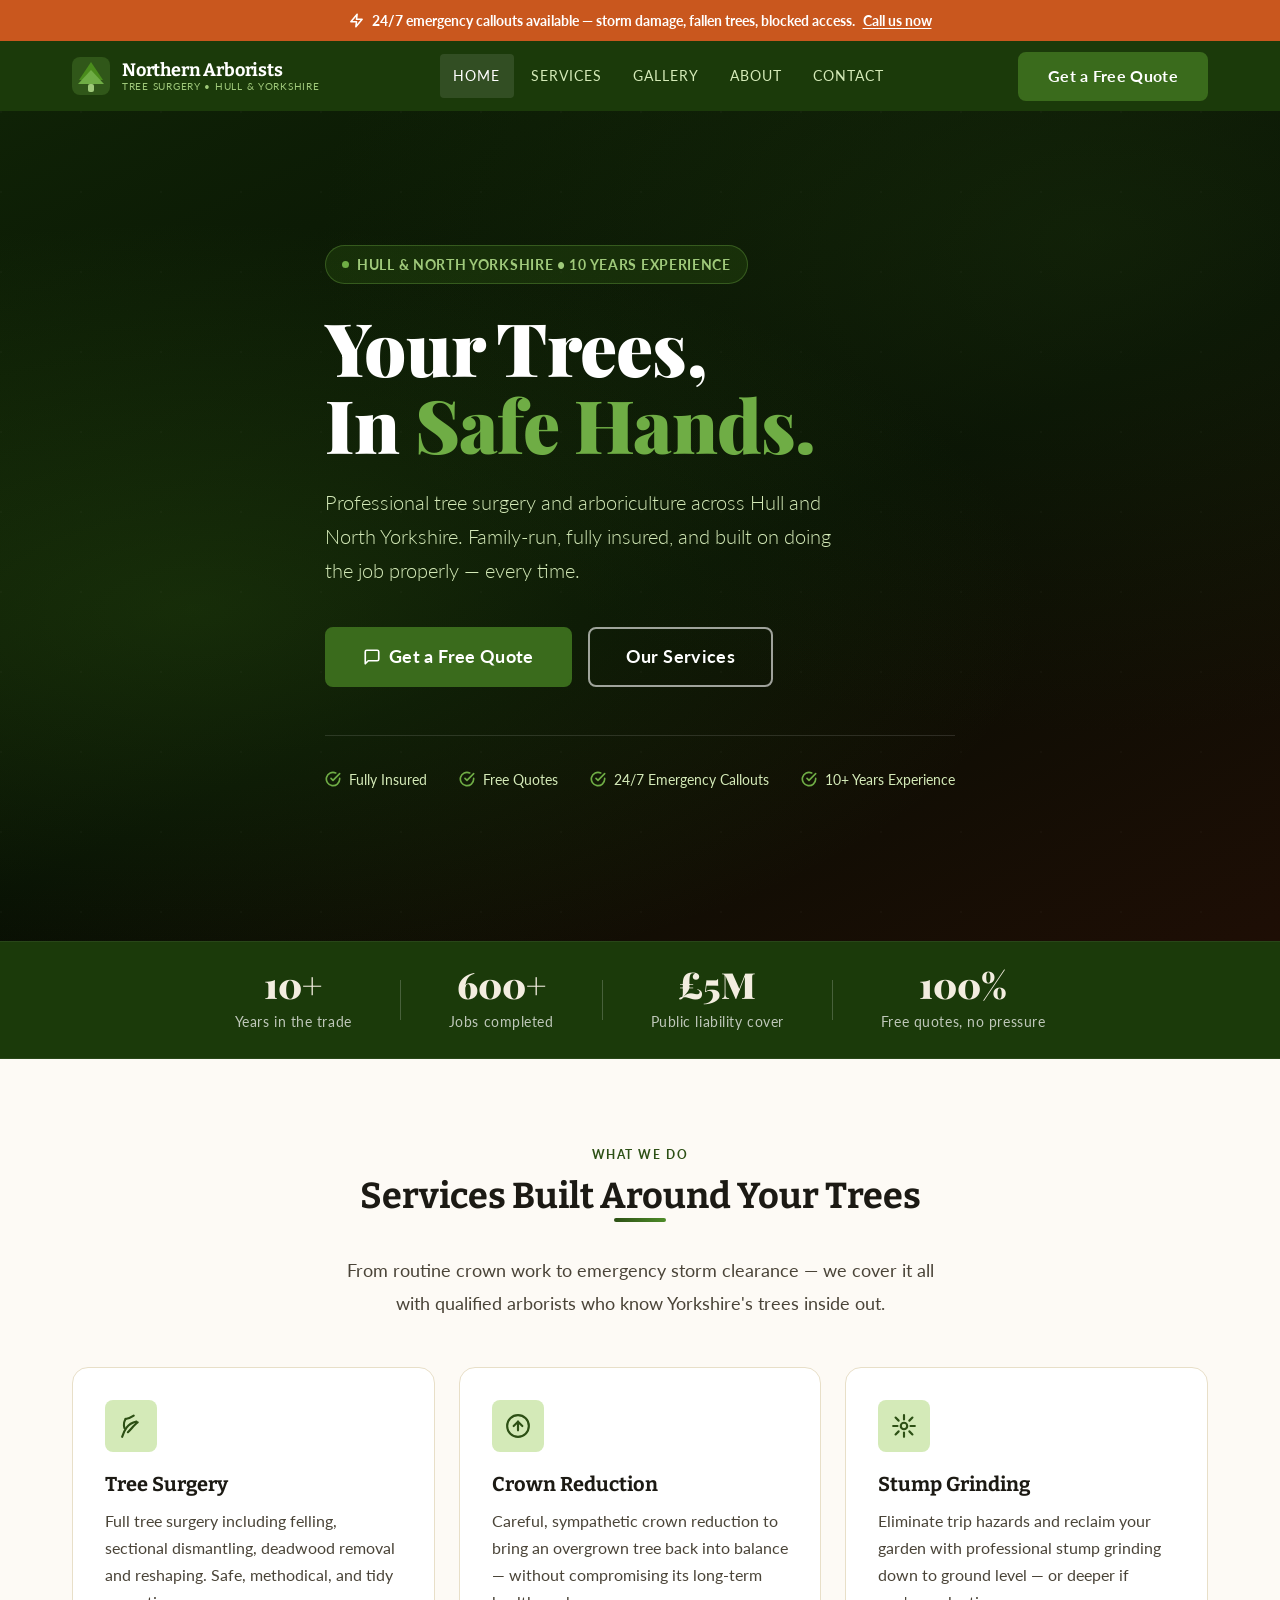
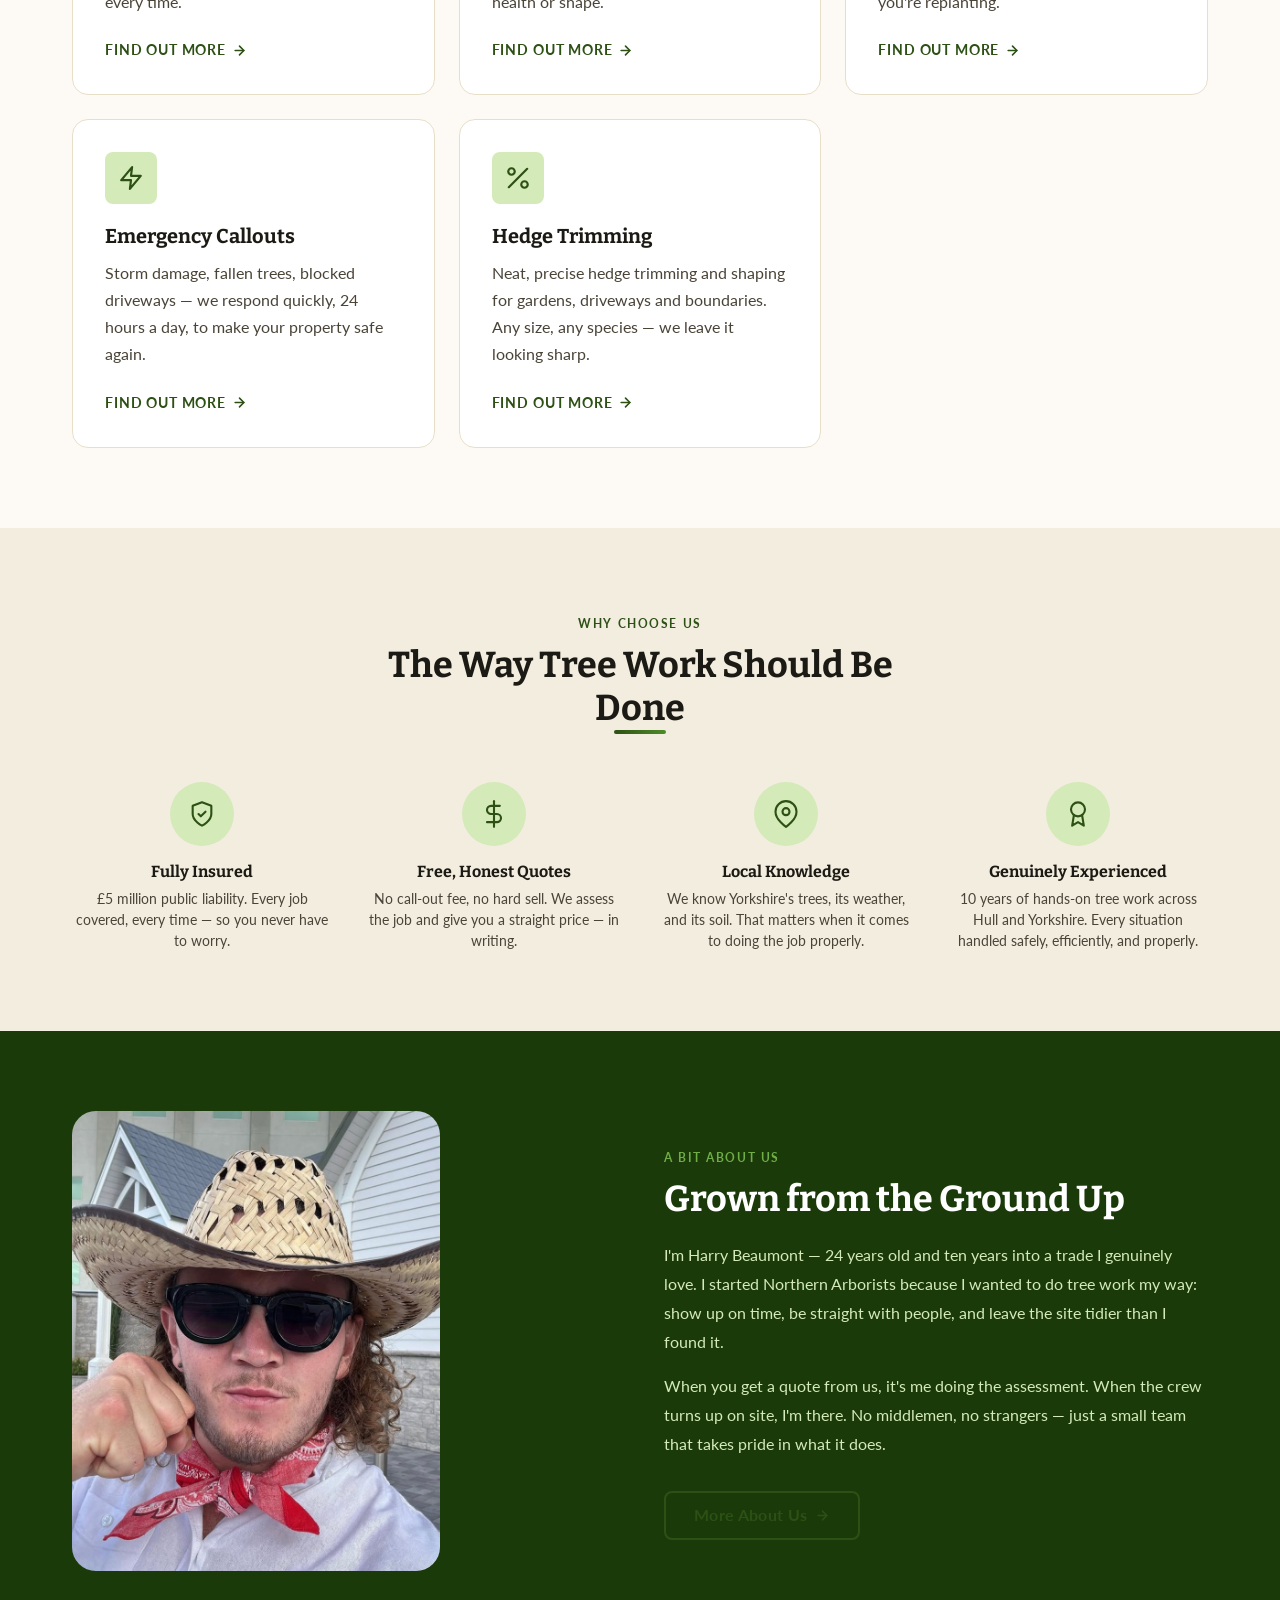
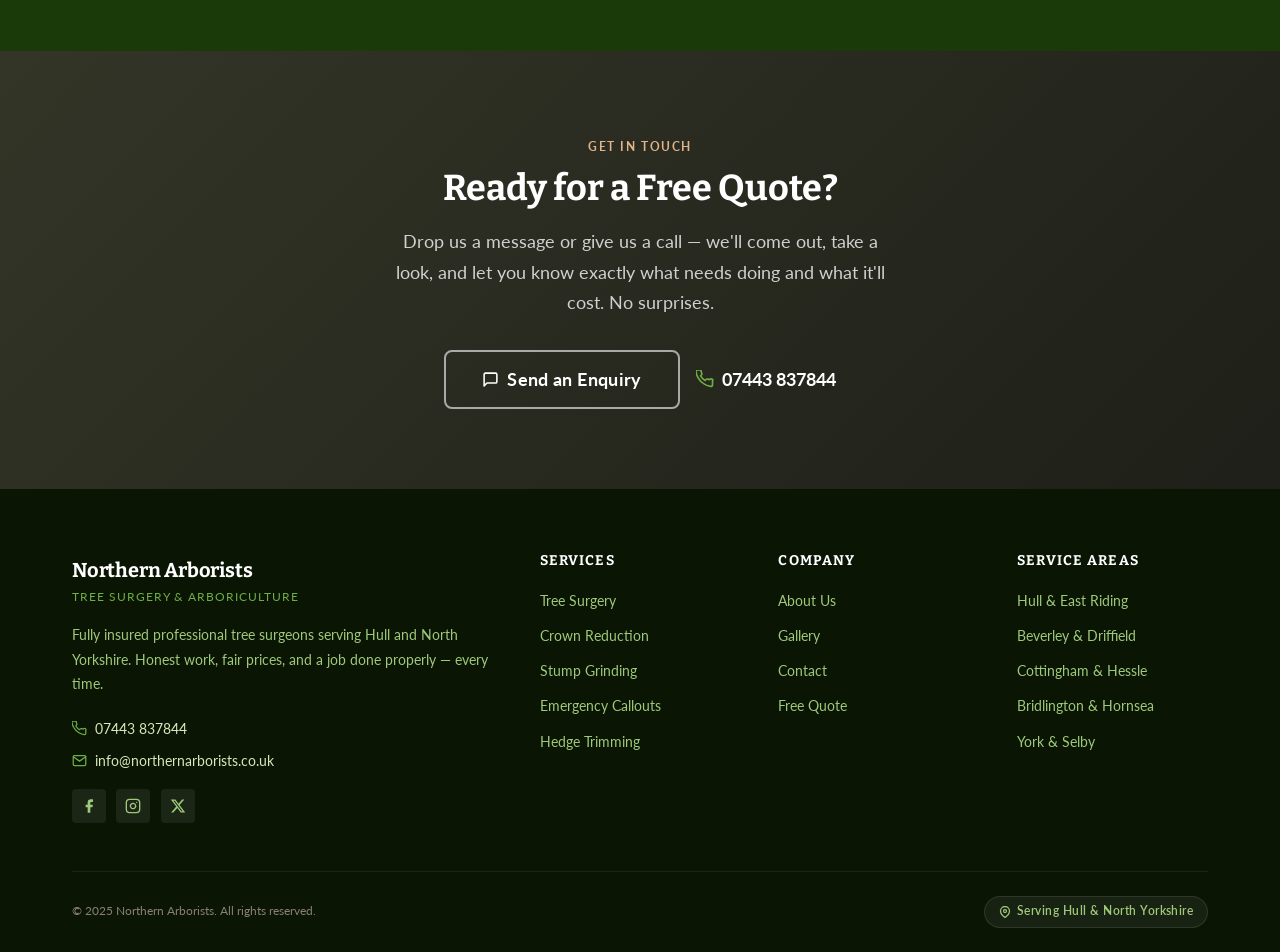
<file: index.html>
<!DOCTYPE html>
<html lang="en">
<head>
  <meta charset="UTF-8">
  <meta name="viewport" content="width=device-width, initial-scale=1.0">
  <meta name="description" content="Northern Arborists — professional tree surgery and arboriculture across Hull and North Yorkshire. Fully insured, free quotes, 10 years experience.">
  <title>Northern Arborists | Tree Surgery &amp; Arboriculture — Hull &amp; Yorkshire</title>
  <link rel="preconnect" href="https://fonts.googleapis.com">
  <link rel="preconnect" href="https://fonts.gstatic.com" crossorigin>
  <link rel="stylesheet" href="styles.css">
</head>
<body>

  <!-- Emergency bar -->
  <div class="emergency-bar">
    <p>
      <svg width="15" height="15" viewBox="0 0 24 24" fill="none" stroke="currentColor" stroke-width="2.5" stroke-linecap="round" stroke-linejoin="round" aria-hidden="true"><polygon points="13 2 3 14 12 14 11 22 21 10 12 10 13 2"/></svg>
      24/7 emergency callouts available &mdash; storm damage, fallen trees, blocked access.
      <a href="contact.html">Call us now</a>
    </p>
  </div>

  <!-- Header -->
  <header class="site-header" id="siteHeader">
    <nav class="nav-container" role="navigation" aria-label="Main navigation">
      <a href="index.html" class="nav-logo" aria-label="Northern Arborists — Home">
        <svg class="logo-icon" width="38" height="38" viewBox="0 0 38 38" fill="none" aria-hidden="true">
          <rect width="38" height="38" rx="8" fill="rgba(111,173,69,0.25)"/>
          <rect x="16" y="27" width="6" height="8" rx="2" fill="#9FC97A"/>
          <polygon points="19,5 7,23 31,23" fill="#4A8C1C"/>
          <polygon points="19,13 6,27 32,27" fill="#6FAD45"/>
        </svg>
        <div class="logo-text">
          <span class="logo-name">Northern Arborists</span>
          <span class="logo-tagline">Tree Surgery &bull; Hull &amp; Yorkshire</span>
        </div>
      </a>

      <ul class="nav-links" role="list">
        <li><a href="index.html">Home</a></li>
        <li><a href="services.html">Services</a></li>
        <li><a href="gallery.html">Gallery</a></li>
        <li><a href="about.html">About</a></li>
        <li><a href="contact.html">Contact</a></li>
      </ul>

      <a href="contact.html" class="btn btn-primary nav-cta">Get a Free Quote</a>

      <button class="nav-hamburger" id="navHamburger" aria-label="Open navigation menu" aria-expanded="false">
        <span></span><span></span><span></span>
      </button>
    </nav>

    <div class="nav-mobile" id="navMobile" aria-hidden="true">
      <ul role="list">
        <li><a href="index.html">Home</a></li>
        <li><a href="services.html">Services</a></li>
        <li><a href="gallery.html">Gallery</a></li>
        <li><a href="about.html">About</a></li>
        <li><a href="contact.html">Contact</a></li>
      </ul>
      <a href="contact.html" class="btn btn-primary">Get a Free Quote</a>
    </div>
  </header>

  <main>

    <!-- ── HERO ── -->
    <section class="hero-home">
      <div class="container">
        <div class="hero-content">

          <div class="hero-badge">Hull &amp; North Yorkshire &bull; 10 Years Experience</div>

          <h1>
            Your Trees,<br>
            In <span class="accent">Safe Hands.</span>
          </h1>

          <p class="hero-subtitle">
            Professional tree surgery and arboriculture across Hull and North Yorkshire.
            Family-run, fully insured, and built on doing the job properly — every time.
          </p>

          <div class="hero-actions">
            <a href="contact.html" class="btn btn-primary btn-lg">
              <svg width="18" height="18" viewBox="0 0 24 24" fill="none" stroke="currentColor" stroke-width="2.2" stroke-linecap="round" stroke-linejoin="round" aria-hidden="true"><path d="M21 15a2 2 0 01-2 2H7l-4 4V5a2 2 0 012-2h14a2 2 0 012 2z"/></svg>
              Get a Free Quote
            </a>
            <a href="services.html" class="btn btn-secondary btn-lg">Our Services</a>
          </div>

          <ul class="hero-trust">
            <li class="hero-trust-item">
              <svg width="16" height="16" viewBox="0 0 24 24" fill="none" stroke="currentColor" stroke-width="2.5" stroke-linecap="round" stroke-linejoin="round" aria-hidden="true"><path d="M22 11.08V12a10 10 0 11-5.93-9.14"/><polyline points="22 4 12 14.01 9 11.01"/></svg>
              Fully Insured
            </li>
            <li class="hero-trust-item">
              <svg width="16" height="16" viewBox="0 0 24 24" fill="none" stroke="currentColor" stroke-width="2.5" stroke-linecap="round" stroke-linejoin="round" aria-hidden="true"><path d="M22 11.08V12a10 10 0 11-5.93-9.14"/><polyline points="22 4 12 14.01 9 11.01"/></svg>
              Free Quotes
            </li>
            <li class="hero-trust-item">
              <svg width="16" height="16" viewBox="0 0 24 24" fill="none" stroke="currentColor" stroke-width="2.5" stroke-linecap="round" stroke-linejoin="round" aria-hidden="true"><path d="M22 11.08V12a10 10 0 11-5.93-9.14"/><polyline points="22 4 12 14.01 9 11.01"/></svg>
              24/7 Emergency Callouts
            </li>
            <li class="hero-trust-item">
              <svg width="16" height="16" viewBox="0 0 24 24" fill="none" stroke="currentColor" stroke-width="2.5" stroke-linecap="round" stroke-linejoin="round" aria-hidden="true"><path d="M22 11.08V12a10 10 0 11-5.93-9.14"/><polyline points="22 4 12 14.01 9 11.01"/></svg>
              10+ Years Experience
            </li>
          </ul>

        </div>
      </div>
    </section>

    <!-- ── STATS STRIP ── -->
    <div class="stats-strip">
      <div class="container">
        <div class="stats-inner">
          <div class="stat-item">
            <span class="stat-number">10+</span>
            <span class="stat-label">Years in the trade</span>
          </div>
          <div class="stats-divider"></div>
          <div class="stat-item">
            <span class="stat-number">600+</span>
            <span class="stat-label">Jobs completed</span>
          </div>
          <div class="stats-divider"></div>
          <div class="stat-item">
            <span class="stat-number">£5M</span>
            <span class="stat-label">Public liability cover</span>
          </div>
          <div class="stats-divider"></div>
          <div class="stat-item">
            <span class="stat-number">100%</span>
            <span class="stat-label">Free quotes, no pressure</span>
          </div>
        </div>
      </div>
    </div>

    <!-- ── SERVICES OVERVIEW ── -->
    <section class="section">
      <div class="container">
        <div class="text-center reveal" style="max-width:600px;margin:0 auto 3rem;">
          <span class="section-label">What We Do</span>
          <h2>Services Built Around Your Trees</h2>
          <div class="divider center"></div>
          <p class="lead">From routine crown work to emergency storm clearance — we cover it all with qualified arborists who know Yorkshire's trees inside out.</p>
        </div>

        <div class="services-overview-grid">

          <!-- Tree Surgery -->
          <div class="service-card reveal reveal-d1">
            <div class="service-icon" aria-hidden="true">
              <svg width="26" height="26" viewBox="0 0 24 24" fill="none" stroke="currentColor" stroke-width="2" stroke-linecap="round" stroke-linejoin="round"><path d="M17 8C8 10 5.9 16.17 3.82 22"/><path d="M9.13 17.73C12.29 14.87 15 10.56 18.18 8.59"/><path d="M14.5 2.5C14.5 2.5 11 5 7 5.5"/><path d="M7 5.5C5.5 8 5 11 6 14"/></svg>
            </div>
            <h3>Tree Surgery</h3>
            <p>Full tree surgery including felling, sectional dismantling, deadwood removal and reshaping. Safe, methodical, and tidy every time.</p>
            <a href="services.html#tree-surgery" class="link-arrow">
              Find out more
              <svg width="15" height="15" viewBox="0 0 24 24" fill="none" stroke="currentColor" stroke-width="2.5" stroke-linecap="round" stroke-linejoin="round" aria-hidden="true"><line x1="5" y1="12" x2="19" y2="12"/><polyline points="12 5 19 12 12 19"/></svg>
            </a>
          </div>

          <!-- Crown Reduction -->
          <div class="service-card reveal reveal-d2">
            <div class="service-icon" aria-hidden="true">
              <svg width="26" height="26" viewBox="0 0 24 24" fill="none" stroke="currentColor" stroke-width="2" stroke-linecap="round" stroke-linejoin="round"><circle cx="12" cy="12" r="10"/><polyline points="8 12 12 8 16 12"/><line x1="12" y1="8" x2="12" y2="16"/></svg>
            </div>
            <h3>Crown Reduction</h3>
            <p>Careful, sympathetic crown reduction to bring an overgrown tree back into balance — without compromising its long-term health or shape.</p>
            <a href="services.html#crown-reduction" class="link-arrow">
              Find out more
              <svg width="15" height="15" viewBox="0 0 24 24" fill="none" stroke="currentColor" stroke-width="2.5" stroke-linecap="round" stroke-linejoin="round" aria-hidden="true"><line x1="5" y1="12" x2="19" y2="12"/><polyline points="12 5 19 12 12 19"/></svg>
            </a>
          </div>

          <!-- Stump Grinding -->
          <div class="service-card reveal reveal-d3">
            <div class="service-icon" aria-hidden="true">
              <svg width="26" height="26" viewBox="0 0 24 24" fill="none" stroke="currentColor" stroke-width="2" stroke-linecap="round" stroke-linejoin="round"><circle cx="12" cy="12" r="3"/><path d="M12 2v4M12 18v4M4.22 4.22l2.83 2.83M16.95 16.95l2.83 2.83M2 12h4M18 12h4M4.22 19.78l2.83-2.83M16.95 7.05l2.83-2.83"/></svg>
            </div>
            <h3>Stump Grinding</h3>
            <p>Eliminate trip hazards and reclaim your garden with professional stump grinding down to ground level — or deeper if you're replanting.</p>
            <a href="services.html#stump-grinding" class="link-arrow">
              Find out more
              <svg width="15" height="15" viewBox="0 0 24 24" fill="none" stroke="currentColor" stroke-width="2.5" stroke-linecap="round" stroke-linejoin="round" aria-hidden="true"><line x1="5" y1="12" x2="19" y2="12"/><polyline points="12 5 19 12 12 19"/></svg>
            </a>
          </div>

          <!-- Emergency Callouts -->
          <div class="service-card reveal reveal-d4">
            <div class="service-icon" aria-hidden="true">
              <svg width="26" height="26" viewBox="0 0 24 24" fill="none" stroke="currentColor" stroke-width="2" stroke-linecap="round" stroke-linejoin="round"><polygon points="13 2 3 14 12 14 11 22 21 10 12 10 13 2"/></svg>
            </div>
            <h3>Emergency Callouts</h3>
            <p>Storm damage, fallen trees, blocked driveways — we respond quickly, 24 hours a day, to make your property safe again.</p>
            <a href="services.html#emergency" class="link-arrow">
              Find out more
              <svg width="15" height="15" viewBox="0 0 24 24" fill="none" stroke="currentColor" stroke-width="2.5" stroke-linecap="round" stroke-linejoin="round" aria-hidden="true"><line x1="5" y1="12" x2="19" y2="12"/><polyline points="12 5 19 12 12 19"/></svg>
            </a>
          </div>

          <!-- Hedge Trimming -->
          <div class="service-card reveal reveal-d5">
            <div class="service-icon" aria-hidden="true">
              <svg width="26" height="26" viewBox="0 0 24 24" fill="none" stroke="currentColor" stroke-width="2" stroke-linecap="round" stroke-linejoin="round"><circle cx="6" cy="6" r="3"/><circle cx="18" cy="18" r="3"/><line x1="20.49" y1="3.51" x2="3.51" y2="20.49"/></svg>
            </div>
            <h3>Hedge Trimming</h3>
            <p>Neat, precise hedge trimming and shaping for gardens, driveways and boundaries. Any size, any species — we leave it looking sharp.</p>
            <a href="services.html#hedges" class="link-arrow">
              Find out more
              <svg width="15" height="15" viewBox="0 0 24 24" fill="none" stroke="currentColor" stroke-width="2.5" stroke-linecap="round" stroke-linejoin="round" aria-hidden="true"><line x1="5" y1="12" x2="19" y2="12"/><polyline points="12 5 19 12 12 19"/></svg>
            </a>
          </div>

        </div>
      </div>
    </section>

    <!-- ── TRUST SIGNALS ── -->
    <section class="section trust-section">
      <div class="container">
        <div class="text-center reveal" style="max-width:540px;margin:0 auto 3rem;">
          <span class="section-label">Why Choose Us</span>
          <h2>The Way Tree Work Should Be Done</h2>
          <div class="divider center"></div>
        </div>

        <div class="trust-grid">

          <div class="trust-item reveal reveal-d1">
            <div class="trust-icon" aria-hidden="true">
              <svg width="28" height="28" viewBox="0 0 24 24" fill="none" stroke="currentColor" stroke-width="1.8" stroke-linecap="round" stroke-linejoin="round"><path d="M12 22s8-4 8-10V5l-8-3-8 3v7c0 6 8 10 8 10z"/><polyline points="9 12 11 14 15 10"/></svg>
            </div>
            <h4>Fully Insured</h4>
            <p>£5 million public liability. Every job covered, every time — so you never have to worry.</p>
          </div>

          <div class="trust-item reveal reveal-d2">
            <div class="trust-icon" aria-hidden="true">
              <svg width="28" height="28" viewBox="0 0 24 24" fill="none" stroke="currentColor" stroke-width="1.8" stroke-linecap="round" stroke-linejoin="round"><line x1="12" y1="1" x2="12" y2="23"/><path d="M17 5H9.5a3.5 3.5 0 000 7h5a3.5 3.5 0 010 7H6"/></svg>
            </div>
            <h4>Free, Honest Quotes</h4>
            <p>No call-out fee, no hard sell. We assess the job and give you a straight price — in writing.</p>
          </div>

          <div class="trust-item reveal reveal-d3">
            <div class="trust-icon" aria-hidden="true">
              <svg width="28" height="28" viewBox="0 0 24 24" fill="none" stroke="currentColor" stroke-width="1.8" stroke-linecap="round" stroke-linejoin="round"><path d="M21 10c0 7-9 13-9 13s-9-6-9-13a9 9 0 0118 0z"/><circle cx="12" cy="10" r="3"/></svg>
            </div>
            <h4>Local Knowledge</h4>
            <p>We know Yorkshire's trees, its weather, and its soil. That matters when it comes to doing the job properly.</p>
          </div>

          <div class="trust-item reveal reveal-d4">
            <div class="trust-icon" aria-hidden="true">
              <svg width="28" height="28" viewBox="0 0 24 24" fill="none" stroke="currentColor" stroke-width="1.8" stroke-linecap="round" stroke-linejoin="round"><circle cx="12" cy="8" r="6"/><path d="M15.477 12.89L17 22l-5-3-5 3 1.523-9.11"/></svg>
            </div>
            <h4>Genuinely Experienced</h4>
            <p>10 years of hands-on tree work across Hull and Yorkshire. Every situation handled safely, efficiently, and properly.</p>
          </div>

        </div>
      </div>
    </section>

    <!-- ── ABOUT STRIP ── -->
    <section class="section about-strip">
      <div class="container">
        <div class="about-strip-inner">

          <div class="about-photo-placeholder reveal">
            <img src="IMG_0977.jpeg" alt="Harry Beaumont — Northern Arborists" class="about-photo-img">
          </div>

          <div class="about-strip-text reveal">
            <span class="section-label section-label--light">A Bit About Us</span>
            <h2>Grown from the Ground Up</h2>
            <p>
              I'm Harry Beaumont — 24 years old and ten years into a trade I genuinely love. I started Northern Arborists because I wanted to do tree work my way: show up on time, be straight with people, and leave the site tidier than I found it.
            </p>
            <p>
              When you get a quote from us, it's me doing the assessment. When the crew turns up on site, I'm there. No middlemen, no strangers — just a small team that takes pride in what it does.
            </p>
            <div style="margin-top:2rem;">
              <a href="about.html" class="btn btn-outline-green">
                More About Us
                <svg width="15" height="15" viewBox="0 0 24 24" fill="none" stroke="currentColor" stroke-width="2.5" stroke-linecap="round" stroke-linejoin="round" aria-hidden="true"><line x1="5" y1="12" x2="19" y2="12"/><polyline points="12 5 19 12 12 19"/></svg>
              </a>
            </div>
          </div>

        </div>
      </div>
    </section>

    <!-- ── CTA BANNER ── -->
    <section class="cta-banner">
      <div class="container">
        <div class="reveal">
          <span class="section-label" style="color:var(--brown-200);">Get in Touch</span>
          <h2>Ready for a Free Quote?</h2>
          <p>Drop us a message or give us a call — we'll come out, take a look, and let you know exactly what needs doing and what it'll cost. No surprises.</p>
          <div class="cta-actions">
            <a href="contact.html" class="btn btn-secondary btn-lg">
              <svg width="17" height="17" viewBox="0 0 24 24" fill="none" stroke="currentColor" stroke-width="2.2" stroke-linecap="round" stroke-linejoin="round" aria-hidden="true"><path d="M21 15a2 2 0 01-2 2H7l-4 4V5a2 2 0 012-2h14a2 2 0 012 2z"/></svg>
              Send an Enquiry
            </a>
            <a href="tel:07443837844" class="phone-link">
              <svg width="18" height="18" viewBox="0 0 24 24" fill="none" stroke="currentColor" stroke-width="2.2" stroke-linecap="round" stroke-linejoin="round" aria-hidden="true"><path d="M22 16.92v3a2 2 0 01-2.18 2 19.79 19.79 0 01-8.63-3.07A19.5 19.5 0 013.07 10.81 19.79 19.79 0 01.01 2.22 2 2 0 012 .04h3a2 2 0 012 1.72 12.84 12.84 0 00.7 2.81 2 2 0 01-.45 2.11L6.09 7.91a16 16 0 006 6l1.27-1.27a2 2 0 012.11-.45 12.84 12.84 0 002.81.7A2 2 0 0122 14.92z"/></svg>
              07443 837844
            </a>
          </div>
        </div>
      </div>
    </section>

  </main>

  <!-- ── FOOTER ── -->
  <footer class="site-footer">
    <div class="container">
      <div class="footer-grid">

        <!-- Brand -->
        <div class="footer-brand">
          <span class="logo-name">Northern Arborists</span>
          <span class="logo-tagline">Tree Surgery &amp; Arboriculture</span>
          <p>Fully insured professional tree surgeons serving Hull and North Yorkshire. Honest work, fair prices, and a job done properly — every time.</p>
          <div class="footer-contact-row">
            <svg width="15" height="15" viewBox="0 0 24 24" fill="none" stroke="currentColor" stroke-width="2" stroke-linecap="round" stroke-linejoin="round" aria-hidden="true"><path d="M22 16.92v3a2 2 0 01-2.18 2 19.79 19.79 0 01-8.63-3.07A19.5 19.5 0 013.07 10.81 19.79 19.79 0 01.01 2.22 2 2 0 012 .04h3a2 2 0 012 1.72 12.84 12.84 0 00.7 2.81 2 2 0 01-.45 2.11L6.09 7.91a16 16 0 006 6l1.27-1.27a2 2 0 012.11-.45 12.84 12.84 0 002.81.7A2 2 0 0122 14.92z"/></svg>
            <a href="tel:07443837844">07443 837844</a>
          </div>
          <div class="footer-contact-row">
            <svg width="15" height="15" viewBox="0 0 24 24" fill="none" stroke="currentColor" stroke-width="2" stroke-linecap="round" stroke-linejoin="round" aria-hidden="true"><path d="M4 4h16c1.1 0 2 .9 2 2v12c0 1.1-.9 2-2 2H4c-1.1 0-2-.9-2-2V6c0-1.1.9-2 2-2z"/><polyline points="22,6 12,13 2,6"/></svg>
            <a href="mailto:info@northernarborists.co.uk">info@northernarborists.co.uk</a>
          </div>
          <div class="social-links">
            <a href="#" class="social-link" aria-label="Facebook">
              <svg width="16" height="16" viewBox="0 0 24 24" fill="currentColor" aria-hidden="true"><path d="M18 2h-3a5 5 0 00-5 5v3H7v4h3v8h4v-8h3l1-4h-4V7a1 1 0 011-1h3z"/></svg>
            </a>
            <a href="#" class="social-link" aria-label="Instagram">
              <svg width="16" height="16" viewBox="0 0 24 24" fill="none" stroke="currentColor" stroke-width="2" stroke-linecap="round" stroke-linejoin="round" aria-hidden="true"><rect x="2" y="2" width="20" height="20" rx="5" ry="5"/><path d="M16 11.37A4 4 0 1112.63 8 4 4 0 0116 11.37z"/><line x1="17.5" y1="6.5" x2="17.51" y2="6.5"/></svg>
            </a>
            <a href="#" class="social-link" aria-label="Twitter / X">
              <svg width="16" height="16" viewBox="0 0 24 24" fill="currentColor" aria-hidden="true"><path d="M18.244 2.25h3.308l-7.227 8.26 8.502 11.24H16.17l-5.214-6.817L4.99 21.75H1.68l7.73-8.835L1.254 2.25H8.08l4.713 6.231zm-1.161 17.52h1.833L7.084 4.126H5.117z"/></svg>
            </a>
          </div>
        </div>

        <!-- Services -->
        <div class="footer-col">
          <h5>Services</h5>
          <ul>
            <li><a href="services.html#tree-surgery">Tree Surgery</a></li>
            <li><a href="services.html#crown-reduction">Crown Reduction</a></li>
            <li><a href="services.html#stump-grinding">Stump Grinding</a></li>
            <li><a href="services.html#emergency">Emergency Callouts</a></li>
            <li><a href="services.html#hedges">Hedge Trimming</a></li>
          </ul>
        </div>

        <!-- Company -->
        <div class="footer-col">
          <h5>Company</h5>
          <ul>
            <li><a href="about.html">About Us</a></li>
            <li><a href="gallery.html">Gallery</a></li>
            <li><a href="contact.html">Contact</a></li>
            <li><a href="contact.html">Free Quote</a></li>
          </ul>
        </div>

        <!-- Areas -->
        <div class="footer-col">
          <h5>Service Areas</h5>
          <ul>
            <li><a href="#">Hull &amp; East Riding</a></li>
            <li><a href="#">Beverley &amp; Driffield</a></li>
            <li><a href="#">Cottingham &amp; Hessle</a></li>
            <li><a href="#">Bridlington &amp; Hornsea</a></li>
            <li><a href="#">York &amp; Selby</a></li>
          </ul>
        </div>

      </div>

      <div class="footer-bottom">
        <p>&copy; 2025 Northern Arborists. All rights reserved.</p>
        <span class="service-area-tag">
          <svg width="12" height="12" viewBox="0 0 24 24" fill="none" stroke="currentColor" stroke-width="2.5" stroke-linecap="round" stroke-linejoin="round" aria-hidden="true"><path d="M21 10c0 7-9 13-9 13s-9-6-9-13a9 9 0 0118 0z"/><circle cx="12" cy="10" r="3"/></svg>
          Serving Hull &amp; North Yorkshire
        </span>
      </div>

    </div>
  </footer>

  <script src="main.js"></script>
</body>
</html>
</file>
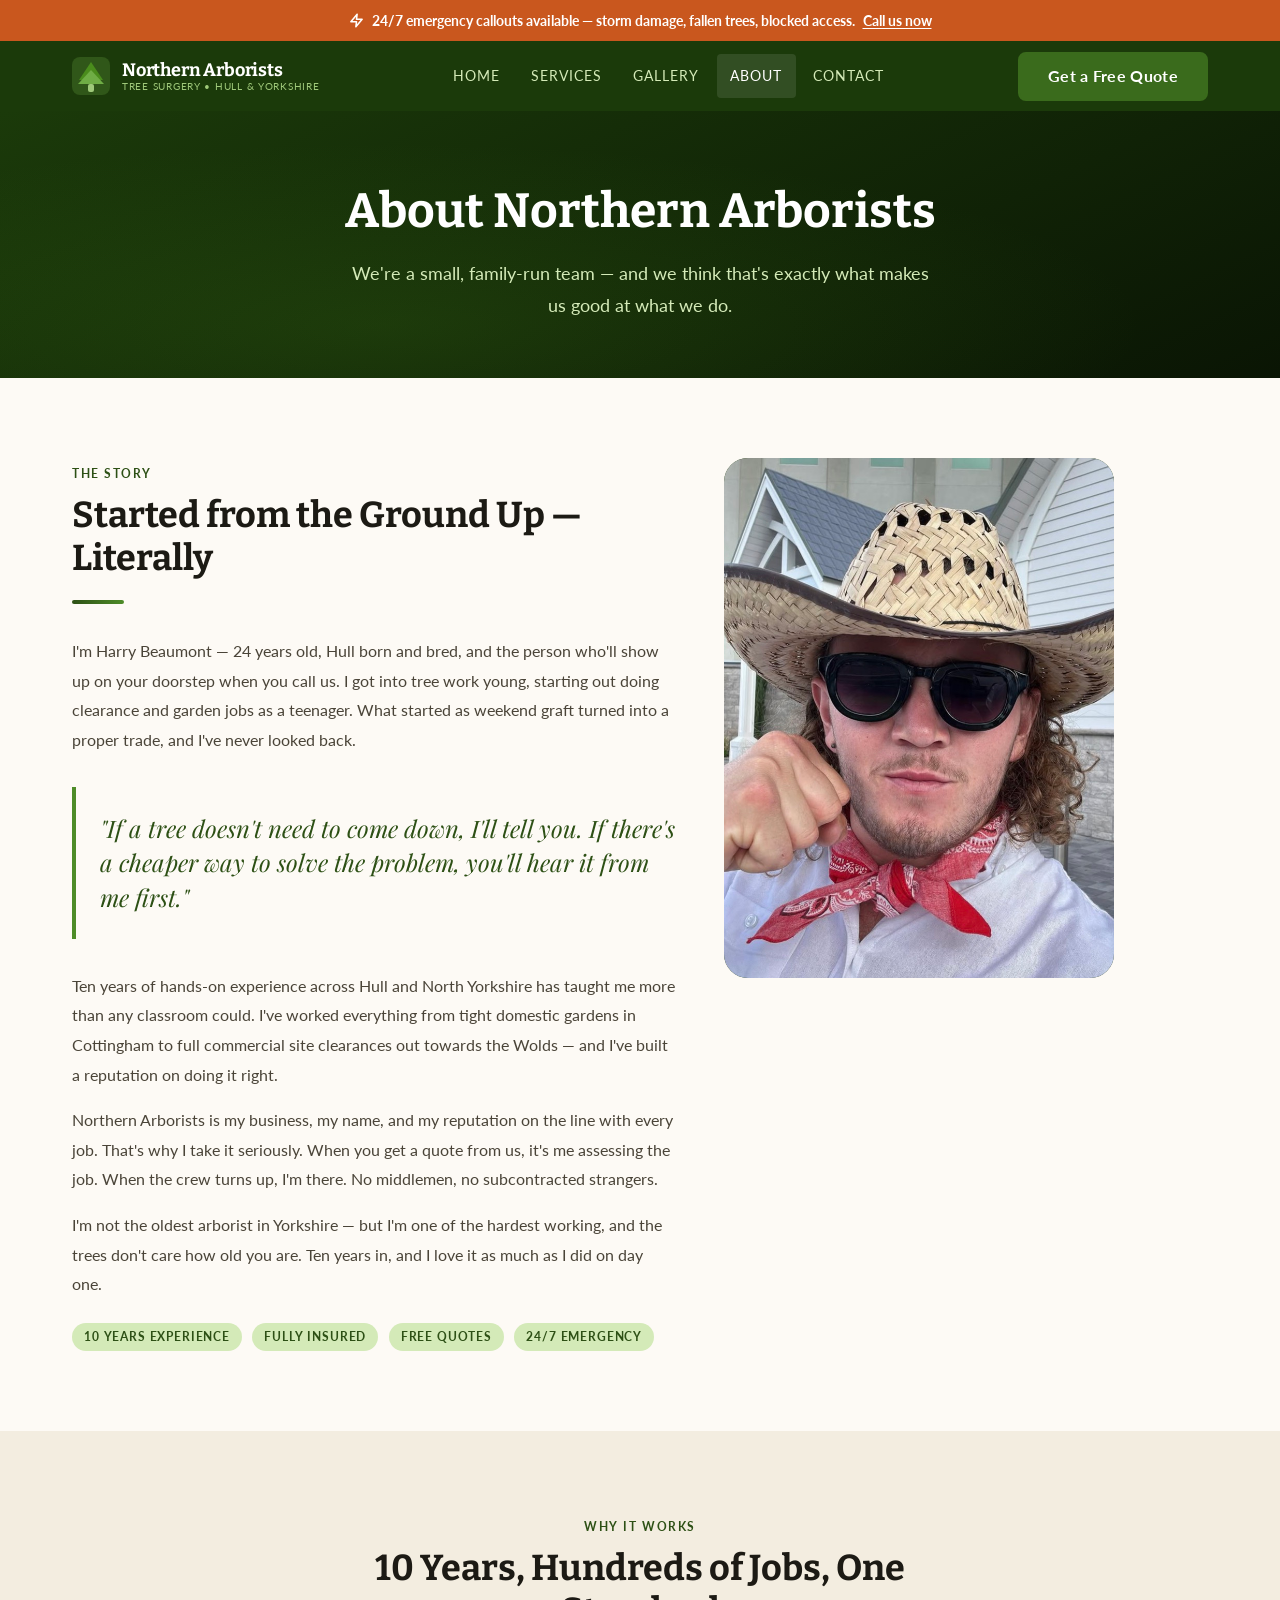
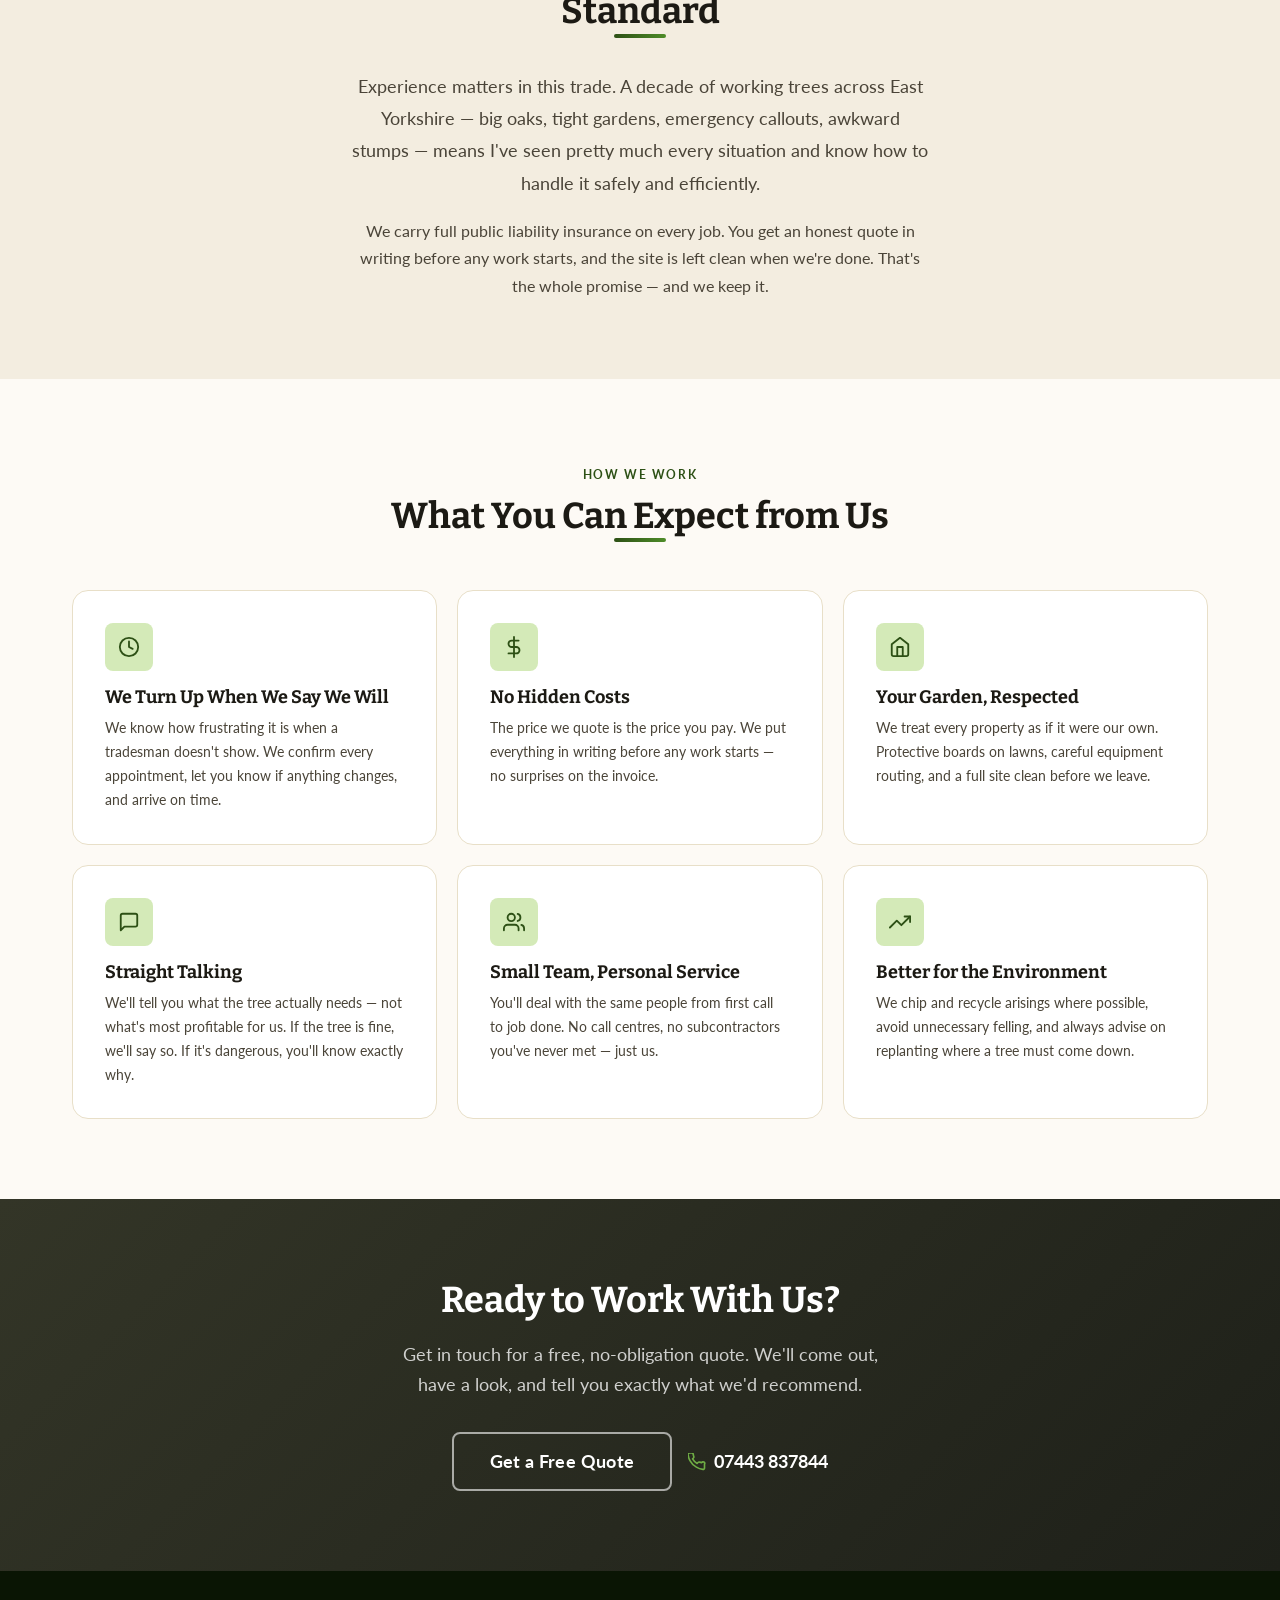
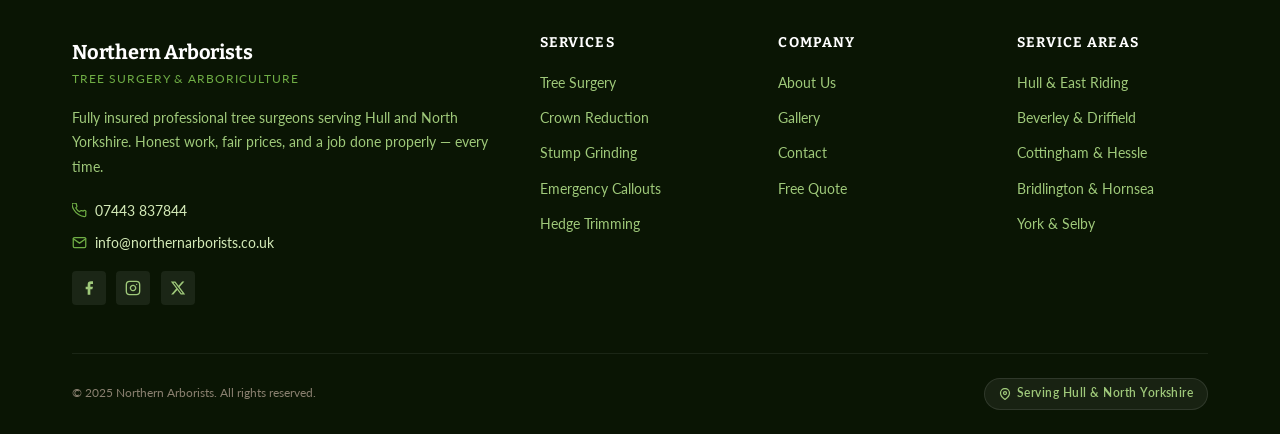
<file: about.html>
<!DOCTYPE html>
<html lang="en">
<head>
  <meta charset="UTF-8">
  <meta name="viewport" content="width=device-width, initial-scale=1.0">
  <meta name="description" content="About Northern Arborists — a Hull-based tree surgery business run by Harry Beaumont, with 10 years of hands-on experience across North Yorkshire.">
  <title>About Us | Northern Arborists — Hull &amp; Yorkshire</title>
  <link rel="preconnect" href="https://fonts.googleapis.com">
  <link rel="preconnect" href="https://fonts.gstatic.com" crossorigin>
  <link rel="stylesheet" href="styles.css">
</head>
<body>

  <div class="emergency-bar">
    <p>
      <svg width="15" height="15" viewBox="0 0 24 24" fill="none" stroke="currentColor" stroke-width="2.5" stroke-linecap="round" stroke-linejoin="round" aria-hidden="true"><polygon points="13 2 3 14 12 14 11 22 21 10 12 10 13 2"/></svg>
      24/7 emergency callouts available &mdash; storm damage, fallen trees, blocked access.
      <a href="contact.html">Call us now</a>
    </p>
  </div>

  <header class="site-header" id="siteHeader">
    <nav class="nav-container" role="navigation" aria-label="Main navigation">
      <a href="index.html" class="nav-logo" aria-label="Northern Arborists — Home">
        <svg class="logo-icon" width="38" height="38" viewBox="0 0 38 38" fill="none" aria-hidden="true">
          <rect width="38" height="38" rx="8" fill="rgba(111,173,69,0.25)"/>
          <rect x="16" y="27" width="6" height="8" rx="2" fill="#9FC97A"/>
          <polygon points="19,5 7,23 31,23" fill="#4A8C1C"/>
          <polygon points="19,13 6,27 32,27" fill="#6FAD45"/>
        </svg>
        <div class="logo-text">
          <span class="logo-name">Northern Arborists</span>
          <span class="logo-tagline">Tree Surgery &bull; Hull &amp; Yorkshire</span>
        </div>
      </a>
      <ul class="nav-links" role="list">
        <li><a href="index.html">Home</a></li>
        <li><a href="services.html">Services</a></li>
        <li><a href="gallery.html">Gallery</a></li>
        <li><a href="about.html">About</a></li>
        <li><a href="contact.html">Contact</a></li>
      </ul>
      <a href="contact.html" class="btn btn-primary nav-cta">Get a Free Quote</a>
      <button class="nav-hamburger" id="navHamburger" aria-label="Open navigation menu" aria-expanded="false">
        <span></span><span></span><span></span>
      </button>
    </nav>
    <div class="nav-mobile" id="navMobile" aria-hidden="true">
      <ul role="list">
        <li><a href="index.html">Home</a></li>
        <li><a href="services.html">Services</a></li>
        <li><a href="gallery.html">Gallery</a></li>
        <li><a href="about.html">About</a></li>
        <li><a href="contact.html">Contact</a></li>
      </ul>
      <a href="contact.html" class="btn btn-primary">Get a Free Quote</a>
    </div>
  </header>

  <main>

    <section class="page-hero">
      <div class="container">
        <h1>About Northern Arborists</h1>
        <p class="lead">We're a small, family-run team — and we think that's exactly what makes us good at what we do.</p>
      </div>
    </section>

    <!-- ── BIO / STORY ── -->
    <section class="section">
      <div class="container">
        <div class="about-bio-grid">

          <div class="about-text reveal">
            <span class="section-label">The Story</span>
            <h2>Started from the Ground Up — Literally</h2>
            <div class="divider"></div>

            <p>
              I'm Harry Beaumont — 24 years old, Hull born and bred, and the person who'll show up on your doorstep when you call us. I got into tree work young, starting out doing clearance and garden jobs as a teenager. What started as weekend graft turned into a proper trade, and I've never looked back.
            </p>

            <blockquote>
              "If a tree doesn't need to come down, I'll tell you. If there's a cheaper way to solve the problem, you'll hear it from me first."
            </blockquote>

            <p>
              Ten years of hands-on experience across Hull and North Yorkshire has taught me more than any classroom could. I've worked everything from tight domestic gardens in Cottingham to full commercial site clearances out towards the Wolds — and I've built a reputation on doing it right.
            </p>

            <p>
              Northern Arborists is my business, my name, and my reputation on the line with every job. That's why I take it seriously. When you get a quote from us, it's me assessing the job. When the crew turns up, I'm there. No middlemen, no subcontracted strangers.
            </p>

            <p>
              I'm not the oldest arborist in Yorkshire — but I'm one of the hardest working, and the trees don't care how old you are. Ten years in, and I love it as much as I did on day one.
            </p>

            <div class="credentials-row">
              <span class="tag tag-green">10 Years Experience</span>
              <span class="tag tag-green">Fully Insured</span>
              <span class="tag tag-green">Free Quotes</span>
              <span class="tag tag-green">24/7 Emergency</span>
            </div>
          </div>

          <div class="about-photo-lg reveal reveal-d2">
            <img src="IMG_0977.jpeg" alt="Harry Beaumont — Northern Arborists" class="about-photo-img">
          </div>

        </div>
      </div>
    </section>

    <!-- ── EXPERIENCE CALLOUT ── -->
    <section class="section bg-cream">
      <div class="container">
        <div class="text-center reveal" style="max-width:580px;margin:0 auto;">
          <span class="section-label">Why It Works</span>
          <h2>10 Years, Hundreds of Jobs, One Standard</h2>
          <div class="divider center"></div>
          <p class="lead">Experience matters in this trade. A decade of working trees across East Yorkshire — big oaks, tight gardens, emergency callouts, awkward stumps — means I've seen pretty much every situation and know how to handle it safely and efficiently.</p>
          <p style="color:var(--text-mid);">We carry full public liability insurance on every job. You get an honest quote in writing before any work starts, and the site is left clean when we're done. That's the whole promise — and we keep it.</p>
        </div>
      </div>
    </section>

    <!-- ── VALUES ── -->
    <section class="section">
      <div class="container">
        <div class="text-center reveal" style="max-width:540px;margin:0 auto 3rem;">
          <span class="section-label">How We Work</span>
          <h2>What You Can Expect from Us</h2>
          <div class="divider center"></div>
        </div>

        <div class="values-grid">

          <div class="value-card reveal reveal-d1">
            <div class="vc-icon" aria-hidden="true">
              <svg width="22" height="22" viewBox="0 0 24 24" fill="none" stroke="currentColor" stroke-width="2" stroke-linecap="round" stroke-linejoin="round"><circle cx="12" cy="12" r="10"/><polyline points="12 6 12 12 16 14"/></svg>
            </div>
            <h3>We Turn Up When We Say We Will</h3>
            <p>We know how frustrating it is when a tradesman doesn't show. We confirm every appointment, let you know if anything changes, and arrive on time.</p>
          </div>

          <div class="value-card reveal reveal-d2">
            <div class="vc-icon" aria-hidden="true">
              <svg width="22" height="22" viewBox="0 0 24 24" fill="none" stroke="currentColor" stroke-width="2" stroke-linecap="round" stroke-linejoin="round"><line x1="12" y1="1" x2="12" y2="23"/><path d="M17 5H9.5a3.5 3.5 0 000 7h5a3.5 3.5 0 010 7H6"/></svg>
            </div>
            <h3>No Hidden Costs</h3>
            <p>The price we quote is the price you pay. We put everything in writing before any work starts — no surprises on the invoice.</p>
          </div>

          <div class="value-card reveal reveal-d3">
            <div class="vc-icon" aria-hidden="true">
              <svg width="22" height="22" viewBox="0 0 24 24" fill="none" stroke="currentColor" stroke-width="2" stroke-linecap="round" stroke-linejoin="round"><path d="M3 9l9-7 9 7v11a2 2 0 01-2 2H5a2 2 0 01-2-2z"/><polyline points="9 22 9 12 15 12 15 22"/></svg>
            </div>
            <h3>Your Garden, Respected</h3>
            <p>We treat every property as if it were our own. Protective boards on lawns, careful equipment routing, and a full site clean before we leave.</p>
          </div>

          <div class="value-card reveal reveal-d4">
            <div class="vc-icon" aria-hidden="true">
              <svg width="22" height="22" viewBox="0 0 24 24" fill="none" stroke="currentColor" stroke-width="2" stroke-linecap="round" stroke-linejoin="round"><path d="M21 15a2 2 0 01-2 2H7l-4 4V5a2 2 0 012-2h14a2 2 0 012 2z"/></svg>
            </div>
            <h3>Straight Talking</h3>
            <p>We'll tell you what the tree actually needs — not what's most profitable for us. If the tree is fine, we'll say so. If it's dangerous, you'll know exactly why.</p>
          </div>

          <div class="value-card reveal reveal-d5">
            <div class="vc-icon" aria-hidden="true">
              <svg width="22" height="22" viewBox="0 0 24 24" fill="none" stroke="currentColor" stroke-width="2" stroke-linecap="round" stroke-linejoin="round"><path d="M17 21v-2a4 4 0 00-4-4H5a4 4 0 00-4 4v2"/><circle cx="9" cy="7" r="4"/><path d="M23 21v-2a4 4 0 00-3-3.87"/><path d="M16 3.13a4 4 0 010 7.75"/></svg>
            </div>
            <h3>Small Team, Personal Service</h3>
            <p>You'll deal with the same people from first call to job done. No call centres, no subcontractors you've never met — just us.</p>
          </div>

          <div class="value-card reveal reveal-d1" style="transition-delay:0.5s">
            <div class="vc-icon" aria-hidden="true">
              <svg width="22" height="22" viewBox="0 0 24 24" fill="none" stroke="currentColor" stroke-width="2" stroke-linecap="round" stroke-linejoin="round"><polyline points="23 6 13.5 15.5 8.5 10.5 1 18"/><polyline points="17 6 23 6 23 12"/></svg>
            </div>
            <h3>Better for the Environment</h3>
            <p>We chip and recycle arisings where possible, avoid unnecessary felling, and always advise on replanting where a tree must come down.</p>
          </div>

        </div>
      </div>
    </section>

    <!-- ── CTA ── -->
    <section class="cta-banner">
      <div class="container">
        <div class="reveal">
          <h2>Ready to Work With Us?</h2>
          <p>Get in touch for a free, no-obligation quote. We'll come out, have a look, and tell you exactly what we'd recommend.</p>
          <div class="cta-actions">
            <a href="contact.html" class="btn btn-secondary btn-lg">Get a Free Quote</a>
            <a href="tel:07443837844" class="phone-link">
              <svg width="18" height="18" viewBox="0 0 24 24" fill="none" stroke="currentColor" stroke-width="2.2" stroke-linecap="round" stroke-linejoin="round" aria-hidden="true"><path d="M22 16.92v3a2 2 0 01-2.18 2 19.79 19.79 0 01-8.63-3.07A19.5 19.5 0 013.07 10.81 19.79 19.79 0 01.01 2.22 2 2 0 012 .04h3a2 2 0 012 1.72 12.84 12.84 0 00.7 2.81 2 2 0 01-.45 2.11L6.09 7.91a16 16 0 006 6l1.27-1.27a2 2 0 012.11-.45 12.84 12.84 0 002.81.7A2 2 0 0122 14.92z"/></svg>
              07443 837844
            </a>
          </div>
        </div>
      </div>
    </section>

  </main>

  <footer class="site-footer">
    <div class="container">
      <div class="footer-grid">
        <div class="footer-brand">
          <span class="logo-name">Northern Arborists</span>
          <span class="logo-tagline">Tree Surgery &amp; Arboriculture</span>
          <p>Fully insured professional tree surgeons serving Hull and North Yorkshire. Honest work, fair prices, and a job done properly — every time.</p>
          <div class="footer-contact-row">
            <svg width="15" height="15" viewBox="0 0 24 24" fill="none" stroke="currentColor" stroke-width="2" stroke-linecap="round" stroke-linejoin="round" aria-hidden="true"><path d="M22 16.92v3a2 2 0 01-2.18 2 19.79 19.79 0 01-8.63-3.07A19.5 19.5 0 013.07 10.81 19.79 19.79 0 01.01 2.22 2 2 0 012 .04h3a2 2 0 012 1.72 12.84 12.84 0 00.7 2.81 2 2 0 01-.45 2.11L6.09 7.91a16 16 0 006 6l1.27-1.27a2 2 0 012.11-.45 12.84 12.84 0 002.81.7A2 2 0 0122 14.92z"/></svg>
            <a href="tel:07443837844">07443 837844</a>
          </div>
          <div class="footer-contact-row">
            <svg width="15" height="15" viewBox="0 0 24 24" fill="none" stroke="currentColor" stroke-width="2" stroke-linecap="round" stroke-linejoin="round" aria-hidden="true"><path d="M4 4h16c1.1 0 2 .9 2 2v12c0 1.1-.9 2-2 2H4c-1.1 0-2-.9-2-2V6c0-1.1.9-2 2-2z"/><polyline points="22,6 12,13 2,6"/></svg>
            <a href="mailto:info@northernarborists.co.uk">info@northernarborists.co.uk</a>
          </div>
          <div class="social-links">
            <a href="#" class="social-link" aria-label="Facebook"><svg width="16" height="16" viewBox="0 0 24 24" fill="currentColor" aria-hidden="true"><path d="M18 2h-3a5 5 0 00-5 5v3H7v4h3v8h4v-8h3l1-4h-4V7a1 1 0 011-1h3z"/></svg></a>
            <a href="#" class="social-link" aria-label="Instagram"><svg width="16" height="16" viewBox="0 0 24 24" fill="none" stroke="currentColor" stroke-width="2" stroke-linecap="round" stroke-linejoin="round" aria-hidden="true"><rect x="2" y="2" width="20" height="20" rx="5" ry="5"/><path d="M16 11.37A4 4 0 1112.63 8 4 4 0 0116 11.37z"/><line x1="17.5" y1="6.5" x2="17.51" y2="6.5"/></svg></a>
            <a href="#" class="social-link" aria-label="Twitter / X"><svg width="16" height="16" viewBox="0 0 24 24" fill="currentColor" aria-hidden="true"><path d="M18.244 2.25h3.308l-7.227 8.26 8.502 11.24H16.17l-5.214-6.817L4.99 21.75H1.68l7.73-8.835L1.254 2.25H8.08l4.713 6.231zm-1.161 17.52h1.833L7.084 4.126H5.117z"/></svg></a>
          </div>
        </div>
        <div class="footer-col">
          <h5>Services</h5>
          <ul>
            <li><a href="services.html#tree-surgery">Tree Surgery</a></li>
            <li><a href="services.html#crown-reduction">Crown Reduction</a></li>
            <li><a href="services.html#stump-grinding">Stump Grinding</a></li>
            <li><a href="services.html#emergency">Emergency Callouts</a></li>
            <li><a href="services.html#hedges">Hedge Trimming</a></li>
          </ul>
        </div>
        <div class="footer-col">
          <h5>Company</h5>
          <ul>
            <li><a href="about.html">About Us</a></li>
            <li><a href="gallery.html">Gallery</a></li>
            <li><a href="contact.html">Contact</a></li>
            <li><a href="contact.html">Free Quote</a></li>
          </ul>
        </div>
        <div class="footer-col">
          <h5>Service Areas</h5>
          <ul>
            <li><a href="#">Hull &amp; East Riding</a></li>
            <li><a href="#">Beverley &amp; Driffield</a></li>
            <li><a href="#">Cottingham &amp; Hessle</a></li>
            <li><a href="#">Bridlington &amp; Hornsea</a></li>
            <li><a href="#">York &amp; Selby</a></li>
          </ul>
        </div>
      </div>
      <div class="footer-bottom">
        <p>&copy; 2025 Northern Arborists. All rights reserved.</p>
        <span class="service-area-tag">
          <svg width="12" height="12" viewBox="0 0 24 24" fill="none" stroke="currentColor" stroke-width="2.5" stroke-linecap="round" stroke-linejoin="round" aria-hidden="true"><path d="M21 10c0 7-9 13-9 13s-9-6-9-13a9 9 0 0118 0z"/><circle cx="12" cy="10" r="3"/></svg>
          Serving Hull &amp; North Yorkshire
        </span>
      </div>
    </div>
  </footer>

  <script src="main.js"></script>
</body>
</html>
</file>
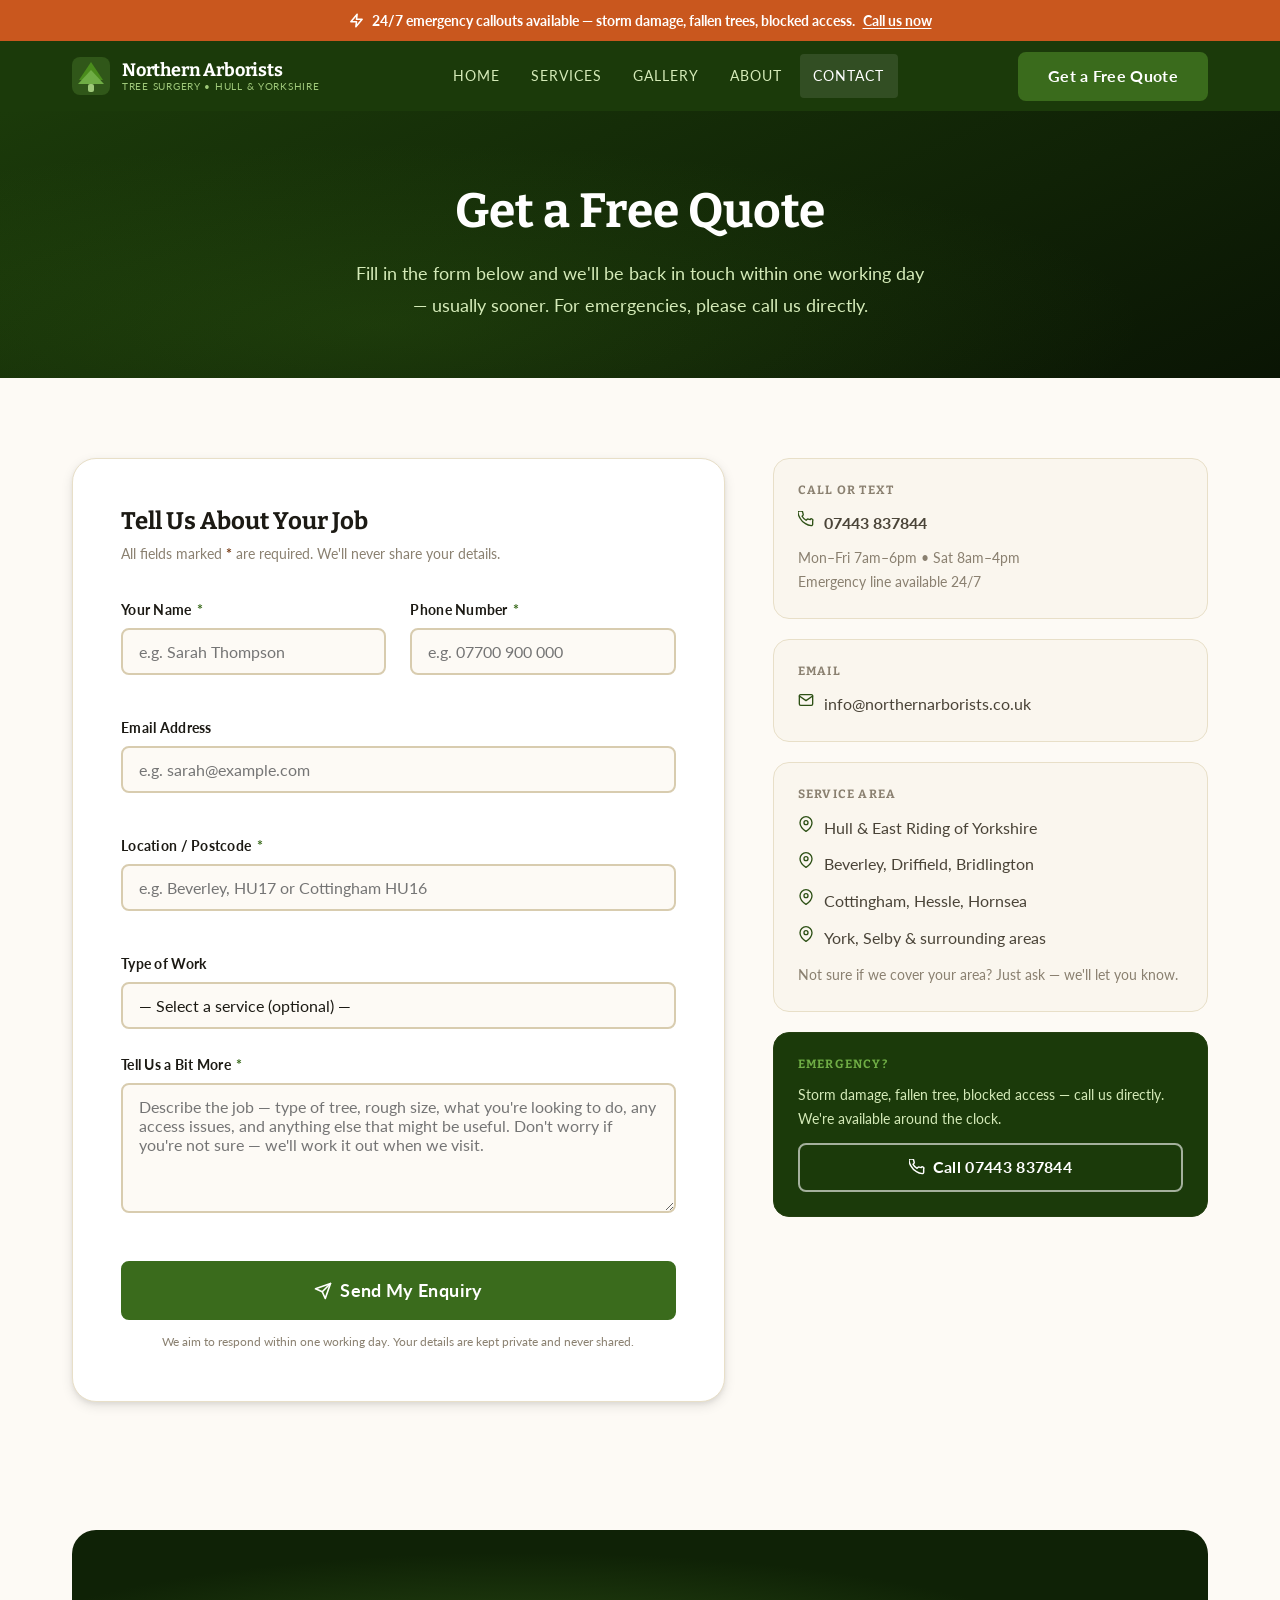
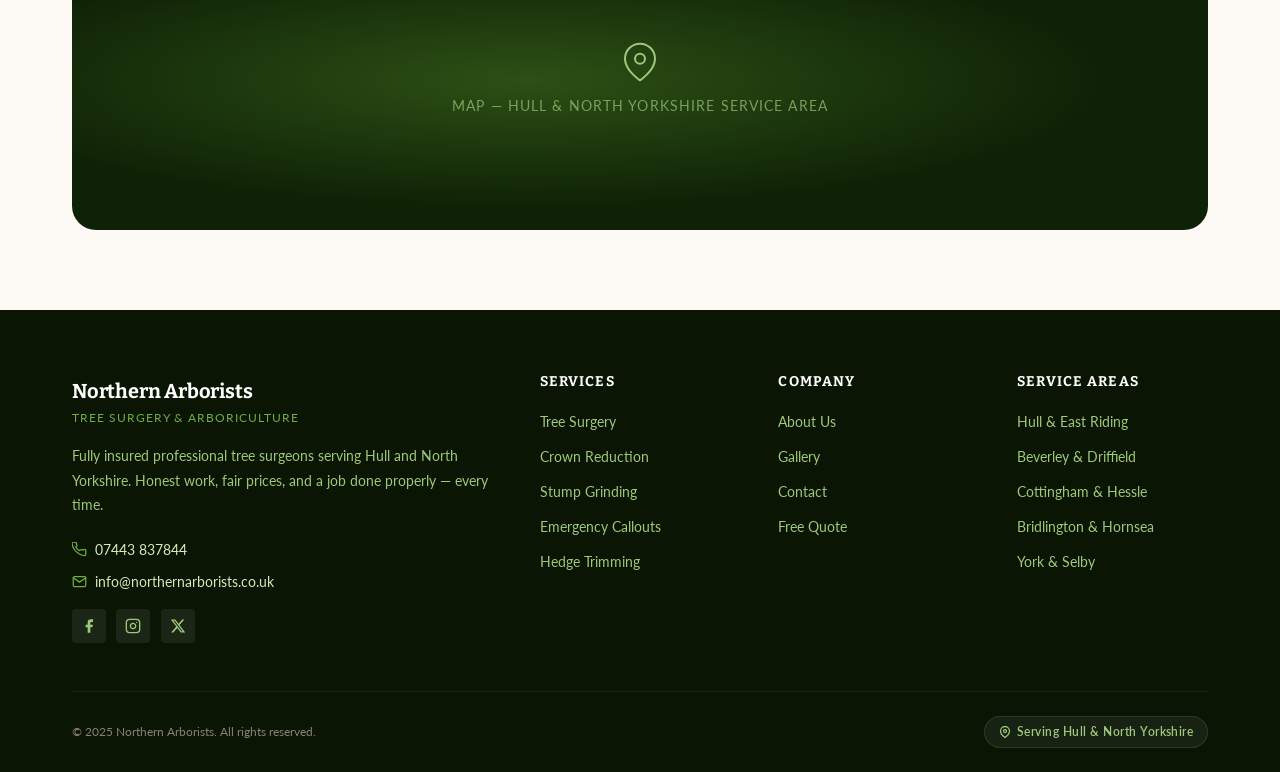
<file: contact.html>
<!DOCTYPE html>
<html lang="en">
<head>
  <meta charset="UTF-8">
  <meta name="viewport" content="width=device-width, initial-scale=1.0">
  <meta name="description" content="Contact Northern Arborists for a free quote on tree surgery, stump grinding, hedge trimming or emergency callouts across Hull and North Yorkshire.">
  <title>Contact &amp; Free Quote | Northern Arborists — Hull &amp; Yorkshire</title>
  <link rel="preconnect" href="https://fonts.googleapis.com">
  <link rel="preconnect" href="https://fonts.gstatic.com" crossorigin>
  <link rel="stylesheet" href="styles.css">
</head>
<body>

  <div class="emergency-bar">
    <p>
      <svg width="15" height="15" viewBox="0 0 24 24" fill="none" stroke="currentColor" stroke-width="2.5" stroke-linecap="round" stroke-linejoin="round" aria-hidden="true"><polygon points="13 2 3 14 12 14 11 22 21 10 12 10 13 2"/></svg>
      24/7 emergency callouts available &mdash; storm damage, fallen trees, blocked access.
      <a href="tel:07443837844">Call us now</a>
    </p>
  </div>

  <header class="site-header" id="siteHeader">
    <nav class="nav-container" role="navigation" aria-label="Main navigation">
      <a href="index.html" class="nav-logo" aria-label="Northern Arborists — Home">
        <svg class="logo-icon" width="38" height="38" viewBox="0 0 38 38" fill="none" aria-hidden="true">
          <rect width="38" height="38" rx="8" fill="rgba(111,173,69,0.25)"/>
          <rect x="16" y="27" width="6" height="8" rx="2" fill="#9FC97A"/>
          <polygon points="19,5 7,23 31,23" fill="#4A8C1C"/>
          <polygon points="19,13 6,27 32,27" fill="#6FAD45"/>
        </svg>
        <div class="logo-text">
          <span class="logo-name">Northern Arborists</span>
          <span class="logo-tagline">Tree Surgery &bull; Hull &amp; Yorkshire</span>
        </div>
      </a>
      <ul class="nav-links" role="list">
        <li><a href="index.html">Home</a></li>
        <li><a href="services.html">Services</a></li>
        <li><a href="gallery.html">Gallery</a></li>
        <li><a href="about.html">About</a></li>
        <li><a href="contact.html">Contact</a></li>
      </ul>
      <a href="contact.html" class="btn btn-primary nav-cta">Get a Free Quote</a>
      <button class="nav-hamburger" id="navHamburger" aria-label="Open navigation menu" aria-expanded="false">
        <span></span><span></span><span></span>
      </button>
    </nav>
    <div class="nav-mobile" id="navMobile" aria-hidden="true">
      <ul role="list">
        <li><a href="index.html">Home</a></li>
        <li><a href="services.html">Services</a></li>
        <li><a href="gallery.html">Gallery</a></li>
        <li><a href="about.html">About</a></li>
        <li><a href="contact.html">Contact</a></li>
      </ul>
      <a href="contact.html" class="btn btn-primary">Get a Free Quote</a>
    </div>
  </header>

  <main>

    <section class="page-hero">
      <div class="container">
        <h1>Get a Free Quote</h1>
        <p class="lead">Fill in the form below and we'll be back in touch within one working day — usually sooner. For emergencies, please call us directly.</p>
      </div>
    </section>

    <!-- ── CONTACT SECTION ── -->
    <section class="section">
      <div class="container">
        <div class="contact-layout">

          <!-- ── FORM ── -->
          <div class="reveal">

            <div class="contact-form-wrap">
              <h2 style="font-size:var(--text-2xl);margin-bottom:0.4rem;">Tell Us About Your Job</h2>
              <p style="color:var(--text-light);font-size:var(--text-sm);margin-bottom:2rem;">All fields marked <span style="color:var(--brand-brown);font-weight:700;">*</span> are required. We'll never share your details.</p>

              <!-- SUCCESS STATE -->
              <div class="form-success" id="formSuccess" role="alert" aria-live="polite">
                <div class="success-icon" aria-hidden="true">
                  <svg width="30" height="30" viewBox="0 0 24 24" fill="none" stroke="currentColor" stroke-width="2.5" stroke-linecap="round" stroke-linejoin="round"><polyline points="20 6 9 17 4 12"/></svg>
                </div>
                <h3>Thanks — we've got your message!</h3>
                <p>We'll be back in touch within one working day. If it's urgent, give us a ring on <a href="tel:07443837844" style="color:var(--brand-green);font-weight:700;">07443 837844</a>.</p>
              </div>

              <!-- FORM -->
              <form id="contactForm" novalidate>

                <div class="form-row">
                  <div class="form-group">
                    <label for="name">Your Name <span class="req">*</span></label>
                    <input
                      type="text"
                      id="name"
                      name="name"
                      autocomplete="name"
                      placeholder="e.g. Sarah Thompson"
                      data-required
                    >
                    <span class="field-error" id="nameErr" aria-live="polite"></span>
                  </div>

                  <div class="form-group">
                    <label for="phone">Phone Number <span class="req">*</span></label>
                    <input
                      type="tel"
                      id="phone"
                      name="phone"
                      autocomplete="tel"
                      placeholder="e.g. 07700 900 000"
                      data-required
                    >
                    <span class="field-error" id="phoneErr" aria-live="polite"></span>
                  </div>
                </div>

                <div class="form-group">
                  <label for="email">Email Address</label>
                  <input
                    type="email"
                    id="email"
                    name="email"
                    autocomplete="email"
                    placeholder="e.g. sarah@example.com"
                  >
                  <span class="field-error" id="emailErr" aria-live="polite"></span>
                </div>

                <div class="form-group">
                  <label for="location">Location / Postcode <span class="req">*</span></label>
                  <input
                    type="text"
                    id="location"
                    name="location"
                    autocomplete="postal-code"
                    placeholder="e.g. Beverley, HU17 or Cottingham HU16"
                    data-required
                  >
                  <span class="field-error" id="locationErr" aria-live="polite"></span>
                </div>

                <div class="form-group">
                  <label for="service">Type of Work</label>
                  <select id="service" name="service">
                    <option value="">— Select a service (optional) —</option>
                    <option value="tree-surgery">Tree Surgery / Felling</option>
                    <option value="crown-reduction">Crown Reduction / Pruning</option>
                    <option value="stump-grinding">Stump Grinding</option>
                    <option value="emergency">Emergency Callout</option>
                    <option value="hedge-trimming">Hedge Trimming</option>
                    <option value="other">Other / Not Sure</option>
                  </select>
                </div>

                <div class="form-group">
                  <label for="description">Tell Us a Bit More <span class="req">*</span></label>
                  <textarea
                    id="description"
                    name="description"
                    placeholder="Describe the job — type of tree, rough size, what you're looking to do, any access issues, and anything else that might be useful. Don't worry if you're not sure — we'll work it out when we visit."
                    data-required
                  ></textarea>
                  <span class="field-error" id="descriptionErr" aria-live="polite"></span>
                </div>

                <div class="form-group" style="margin-bottom:0;">
                  <button type="submit" class="btn btn-primary btn-submit">
                    <svg width="18" height="18" viewBox="0 0 24 24" fill="none" stroke="currentColor" stroke-width="2.2" stroke-linecap="round" stroke-linejoin="round" aria-hidden="true"><line x1="22" y1="2" x2="11" y2="13"/><polygon points="22 2 15 22 11 13 2 9 22 2"/></svg>
                    Send My Enquiry
                  </button>
                  <p style="font-size:var(--text-xs);color:var(--text-light);margin-top:0.75rem;text-align:center;">We aim to respond within one working day. Your details are kept private and never shared.</p>
                </div>

              </form>
            </div>

          </div>

          <!-- ── CONTACT INFO ── -->
          <div class="contact-info reveal reveal-d2">

            <div class="contact-info-card">
              <h4>Call or Text</h4>
              <div class="contact-detail">
                <svg width="16" height="16" viewBox="0 0 24 24" fill="none" stroke="currentColor" stroke-width="2" stroke-linecap="round" stroke-linejoin="round" aria-hidden="true"><path d="M22 16.92v3a2 2 0 01-2.18 2 19.79 19.79 0 01-8.63-3.07A19.5 19.5 0 013.07 10.81 19.79 19.79 0 01.01 2.22 2 2 0 012 .04h3a2 2 0 012 1.72 12.84 12.84 0 00.7 2.81 2 2 0 01-.45 2.11L6.09 7.91a16 16 0 006 6l1.27-1.27a2 2 0 012.11-.45 12.84 12.84 0 002.81.7A2 2 0 0122 14.92z"/></svg>
                <a href="tel:07443837844"><strong>07443 837844</strong></a>
              </div>
              <p style="font-size:var(--text-sm);color:var(--text-light);margin:0;margin-top:0.5rem;">Mon–Fri 7am–6pm &bull; Sat 8am–4pm<br>Emergency line available 24/7</p>
            </div>

            <div class="contact-info-card">
              <h4>Email</h4>
              <div class="contact-detail">
                <svg width="16" height="16" viewBox="0 0 24 24" fill="none" stroke="currentColor" stroke-width="2" stroke-linecap="round" stroke-linejoin="round" aria-hidden="true"><path d="M4 4h16c1.1 0 2 .9 2 2v12c0 1.1-.9 2-2 2H4c-1.1 0-2-.9-2-2V6c0-1.1.9-2 2-2z"/><polyline points="22,6 12,13 2,6"/></svg>
                <a href="mailto:info@northernarborists.co.uk">info@northernarborists.co.uk</a>
              </div>
            </div>

            <div class="contact-info-card">
              <h4>Service Area</h4>
              <div class="contact-detail">
                <svg width="16" height="16" viewBox="0 0 24 24" fill="none" stroke="currentColor" stroke-width="2" stroke-linecap="round" stroke-linejoin="round" aria-hidden="true"><path d="M21 10c0 7-9 13-9 13s-9-6-9-13a9 9 0 0118 0z"/><circle cx="12" cy="10" r="3"/></svg>
                <span>Hull &amp; East Riding of Yorkshire</span>
              </div>
              <div class="contact-detail">
                <svg width="16" height="16" viewBox="0 0 24 24" fill="none" stroke="currentColor" stroke-width="2" stroke-linecap="round" stroke-linejoin="round" aria-hidden="true"><path d="M21 10c0 7-9 13-9 13s-9-6-9-13a9 9 0 0118 0z"/><circle cx="12" cy="10" r="3"/></svg>
                <span>Beverley, Driffield, Bridlington</span>
              </div>
              <div class="contact-detail">
                <svg width="16" height="16" viewBox="0 0 24 24" fill="none" stroke="currentColor" stroke-width="2" stroke-linecap="round" stroke-linejoin="round" aria-hidden="true"><path d="M21 10c0 7-9 13-9 13s-9-6-9-13a9 9 0 0118 0z"/><circle cx="12" cy="10" r="3"/></svg>
                <span>Cottingham, Hessle, Hornsea</span>
              </div>
              <div class="contact-detail">
                <svg width="16" height="16" viewBox="0 0 24 24" fill="none" stroke="currentColor" stroke-width="2" stroke-linecap="round" stroke-linejoin="round" aria-hidden="true"><path d="M21 10c0 7-9 13-9 13s-9-6-9-13a9 9 0 0118 0z"/><circle cx="12" cy="10" r="3"/></svg>
                <span>York, Selby &amp; surrounding areas</span>
              </div>
              <p style="font-size:var(--text-sm);color:var(--text-light);margin:0.75rem 0 0;">Not sure if we cover your area? Just ask — we'll let you know.</p>
            </div>

            <div class="contact-info-card" style="background-color:var(--green-800);border-color:var(--green-700);">
              <h4 style="color:var(--green-300);">Emergency?</h4>
              <p style="color:var(--green-100);font-size:var(--text-sm);margin-bottom:0.75rem;">Storm damage, fallen tree, blocked access — call us directly. We're available around the clock.</p>
              <a href="tel:07443837844" class="btn btn-secondary" style="width:100%;justify-content:center;">
                <svg width="16" height="16" viewBox="0 0 24 24" fill="none" stroke="currentColor" stroke-width="2.2" stroke-linecap="round" stroke-linejoin="round" aria-hidden="true"><path d="M22 16.92v3a2 2 0 01-2.18 2 19.79 19.79 0 01-8.63-3.07A19.5 19.5 0 013.07 10.81 19.79 19.79 0 01.01 2.22 2 2 0 012 .04h3a2 2 0 012 1.72 12.84 12.84 0 00.7 2.81 2 2 0 01-.45 2.11L6.09 7.91a16 16 0 006 6l1.27-1.27a2 2 0 012.11-.45 12.84 12.84 0 002.81.7A2 2 0 0122 14.92z"/></svg>
                Call 07443 837844
              </a>
            </div>

          </div>

        </div>
      </div>
    </section>

    <!-- ── MAP PLACEHOLDER ── -->
    <section class="section--sm" style="padding-bottom:5rem;">
      <div class="container">
        <div class="reveal" style="
          background: radial-gradient(ellipse at 40% 50%, var(--green-600) 0%, var(--green-900) 60%);
          border-radius: var(--radius-xl);
          height: 300px;
          display: flex;
          flex-direction: column;
          align-items: center;
          justify-content: center;
          gap: 0.75rem;
          color: var(--green-200);
        ">
          <svg width="40" height="40" viewBox="0 0 24 24" fill="none" stroke="currentColor" stroke-width="1.2" stroke-linecap="round" stroke-linejoin="round" aria-hidden="true"><path d="M21 10c0 7-9 13-9 13s-9-6-9-13a9 9 0 0118 0z"/><circle cx="12" cy="10" r="3"/></svg>
          <p style="font-size:var(--text-sm);letter-spacing:0.08em;text-transform:uppercase;opacity:0.7;margin:0;">Map — Hull &amp; North Yorkshire Service Area</p>
        </div>
      </div>
    </section>

  </main>

  <footer class="site-footer">
    <div class="container">
      <div class="footer-grid">
        <div class="footer-brand">
          <span class="logo-name">Northern Arborists</span>
          <span class="logo-tagline">Tree Surgery &amp; Arboriculture</span>
          <p>Fully insured professional tree surgeons serving Hull and North Yorkshire. Honest work, fair prices, and a job done properly — every time.</p>
          <div class="footer-contact-row">
            <svg width="15" height="15" viewBox="0 0 24 24" fill="none" stroke="currentColor" stroke-width="2" stroke-linecap="round" stroke-linejoin="round" aria-hidden="true"><path d="M22 16.92v3a2 2 0 01-2.18 2 19.79 19.79 0 01-8.63-3.07A19.5 19.5 0 013.07 10.81 19.79 19.79 0 01.01 2.22 2 2 0 012 .04h3a2 2 0 012 1.72 12.84 12.84 0 00.7 2.81 2 2 0 01-.45 2.11L6.09 7.91a16 16 0 006 6l1.27-1.27a2 2 0 012.11-.45 12.84 12.84 0 002.81.7A2 2 0 0122 14.92z"/></svg>
            <a href="tel:07443837844">07443 837844</a>
          </div>
          <div class="footer-contact-row">
            <svg width="15" height="15" viewBox="0 0 24 24" fill="none" stroke="currentColor" stroke-width="2" stroke-linecap="round" stroke-linejoin="round" aria-hidden="true"><path d="M4 4h16c1.1 0 2 .9 2 2v12c0 1.1-.9 2-2 2H4c-1.1 0-2-.9-2-2V6c0-1.1.9-2 2-2z"/><polyline points="22,6 12,13 2,6"/></svg>
            <a href="mailto:info@northernarborists.co.uk">info@northernarborists.co.uk</a>
          </div>
          <div class="social-links">
            <a href="#" class="social-link" aria-label="Facebook"><svg width="16" height="16" viewBox="0 0 24 24" fill="currentColor" aria-hidden="true"><path d="M18 2h-3a5 5 0 00-5 5v3H7v4h3v8h4v-8h3l1-4h-4V7a1 1 0 011-1h3z"/></svg></a>
            <a href="#" class="social-link" aria-label="Instagram"><svg width="16" height="16" viewBox="0 0 24 24" fill="none" stroke="currentColor" stroke-width="2" stroke-linecap="round" stroke-linejoin="round" aria-hidden="true"><rect x="2" y="2" width="20" height="20" rx="5" ry="5"/><path d="M16 11.37A4 4 0 1112.63 8 4 4 0 0116 11.37z"/><line x1="17.5" y1="6.5" x2="17.51" y2="6.5"/></svg></a>
            <a href="#" class="social-link" aria-label="Twitter / X"><svg width="16" height="16" viewBox="0 0 24 24" fill="currentColor" aria-hidden="true"><path d="M18.244 2.25h3.308l-7.227 8.26 8.502 11.24H16.17l-5.214-6.817L4.99 21.75H1.68l7.73-8.835L1.254 2.25H8.08l4.713 6.231zm-1.161 17.52h1.833L7.084 4.126H5.117z"/></svg></a>
          </div>
        </div>
        <div class="footer-col">
          <h5>Services</h5>
          <ul>
            <li><a href="services.html#tree-surgery">Tree Surgery</a></li>
            <li><a href="services.html#crown-reduction">Crown Reduction</a></li>
            <li><a href="services.html#stump-grinding">Stump Grinding</a></li>
            <li><a href="services.html#emergency">Emergency Callouts</a></li>
            <li><a href="services.html#hedges">Hedge Trimming</a></li>
          </ul>
        </div>
        <div class="footer-col">
          <h5>Company</h5>
          <ul>
            <li><a href="about.html">About Us</a></li>
            <li><a href="gallery.html">Gallery</a></li>
            <li><a href="contact.html">Contact</a></li>
            <li><a href="contact.html">Free Quote</a></li>
          </ul>
        </div>
        <div class="footer-col">
          <h5>Service Areas</h5>
          <ul>
            <li><a href="#">Hull &amp; East Riding</a></li>
            <li><a href="#">Beverley &amp; Driffield</a></li>
            <li><a href="#">Cottingham &amp; Hessle</a></li>
            <li><a href="#">Bridlington &amp; Hornsea</a></li>
            <li><a href="#">York &amp; Selby</a></li>
          </ul>
        </div>
      </div>
      <div class="footer-bottom">
        <p>&copy; 2025 Northern Arborists. All rights reserved.</p>
        <span class="service-area-tag">
          <svg width="12" height="12" viewBox="0 0 24 24" fill="none" stroke="currentColor" stroke-width="2.5" stroke-linecap="round" stroke-linejoin="round" aria-hidden="true"><path d="M21 10c0 7-9 13-9 13s-9-6-9-13a9 9 0 0118 0z"/><circle cx="12" cy="10" r="3"/></svg>
          Serving Hull &amp; North Yorkshire
        </span>
      </div>
    </div>
  </footer>

  <script src="main.js"></script>
</body>
</html>
</file>
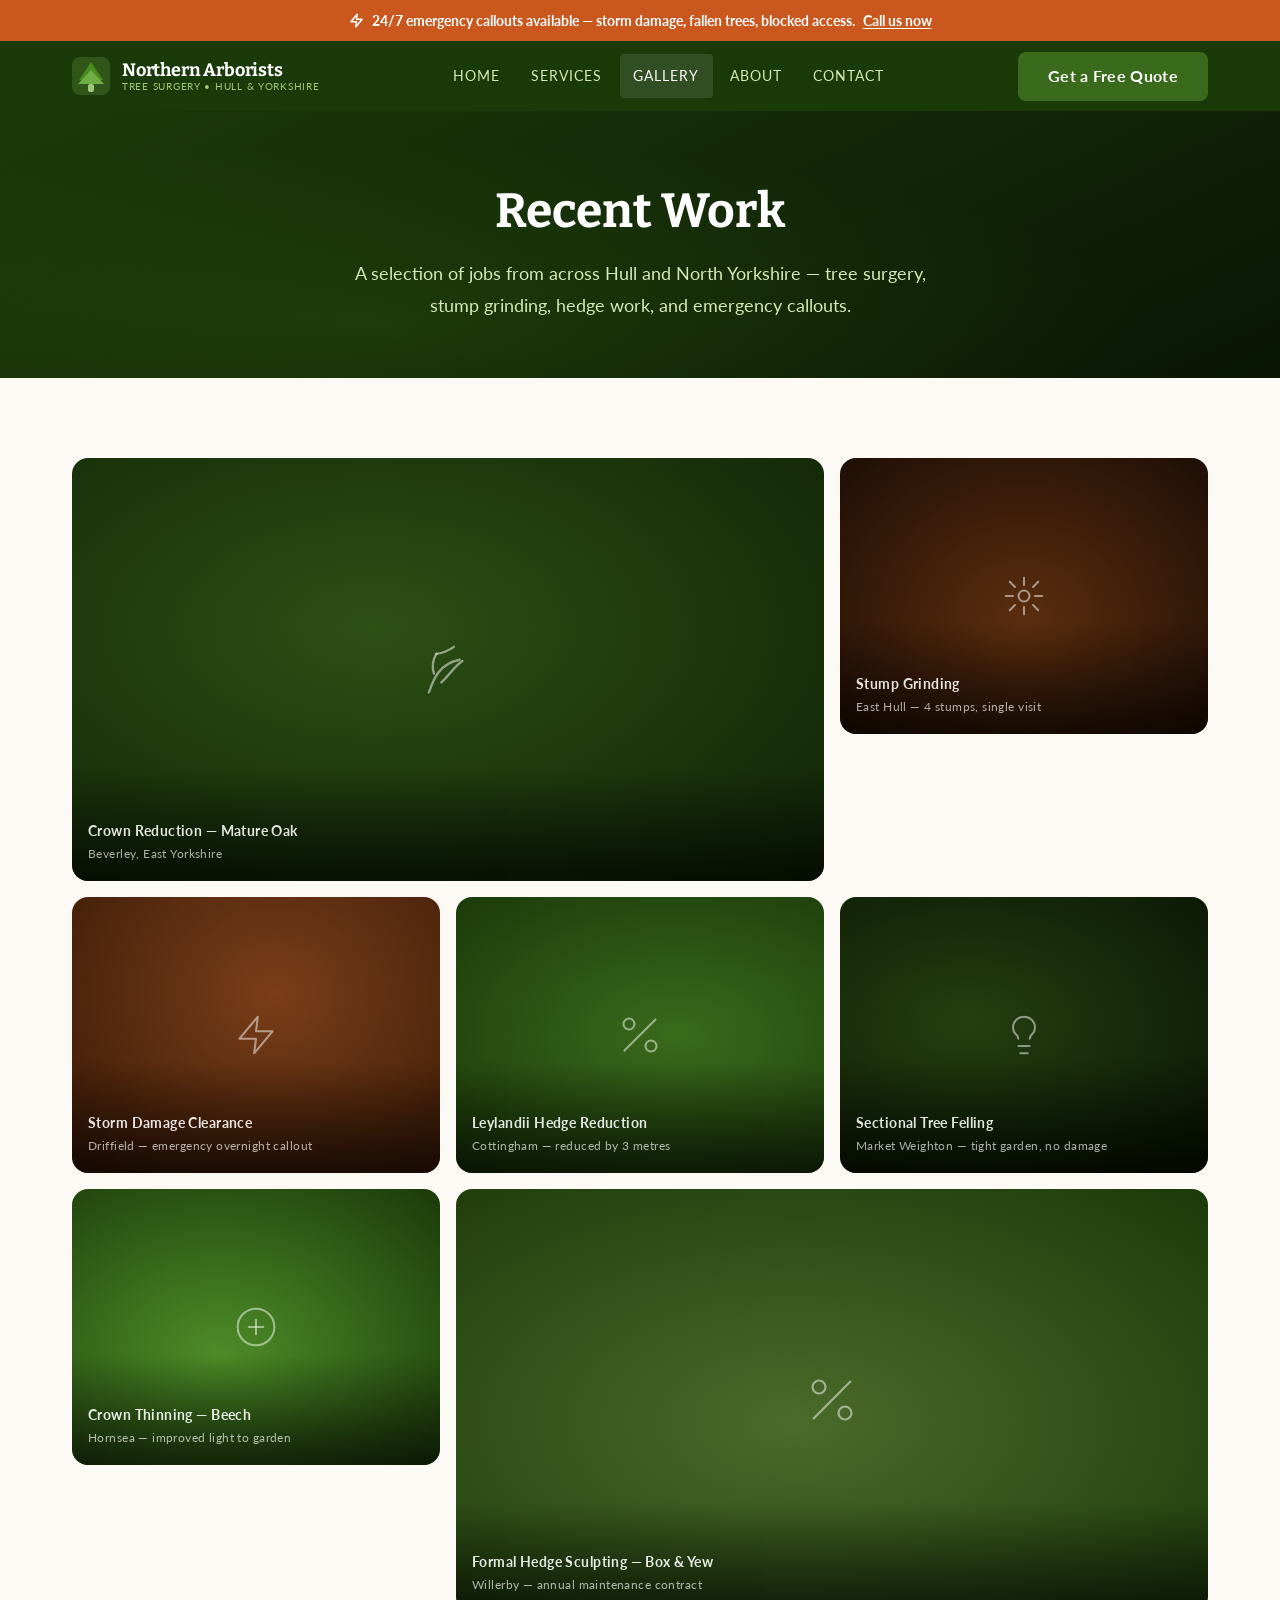
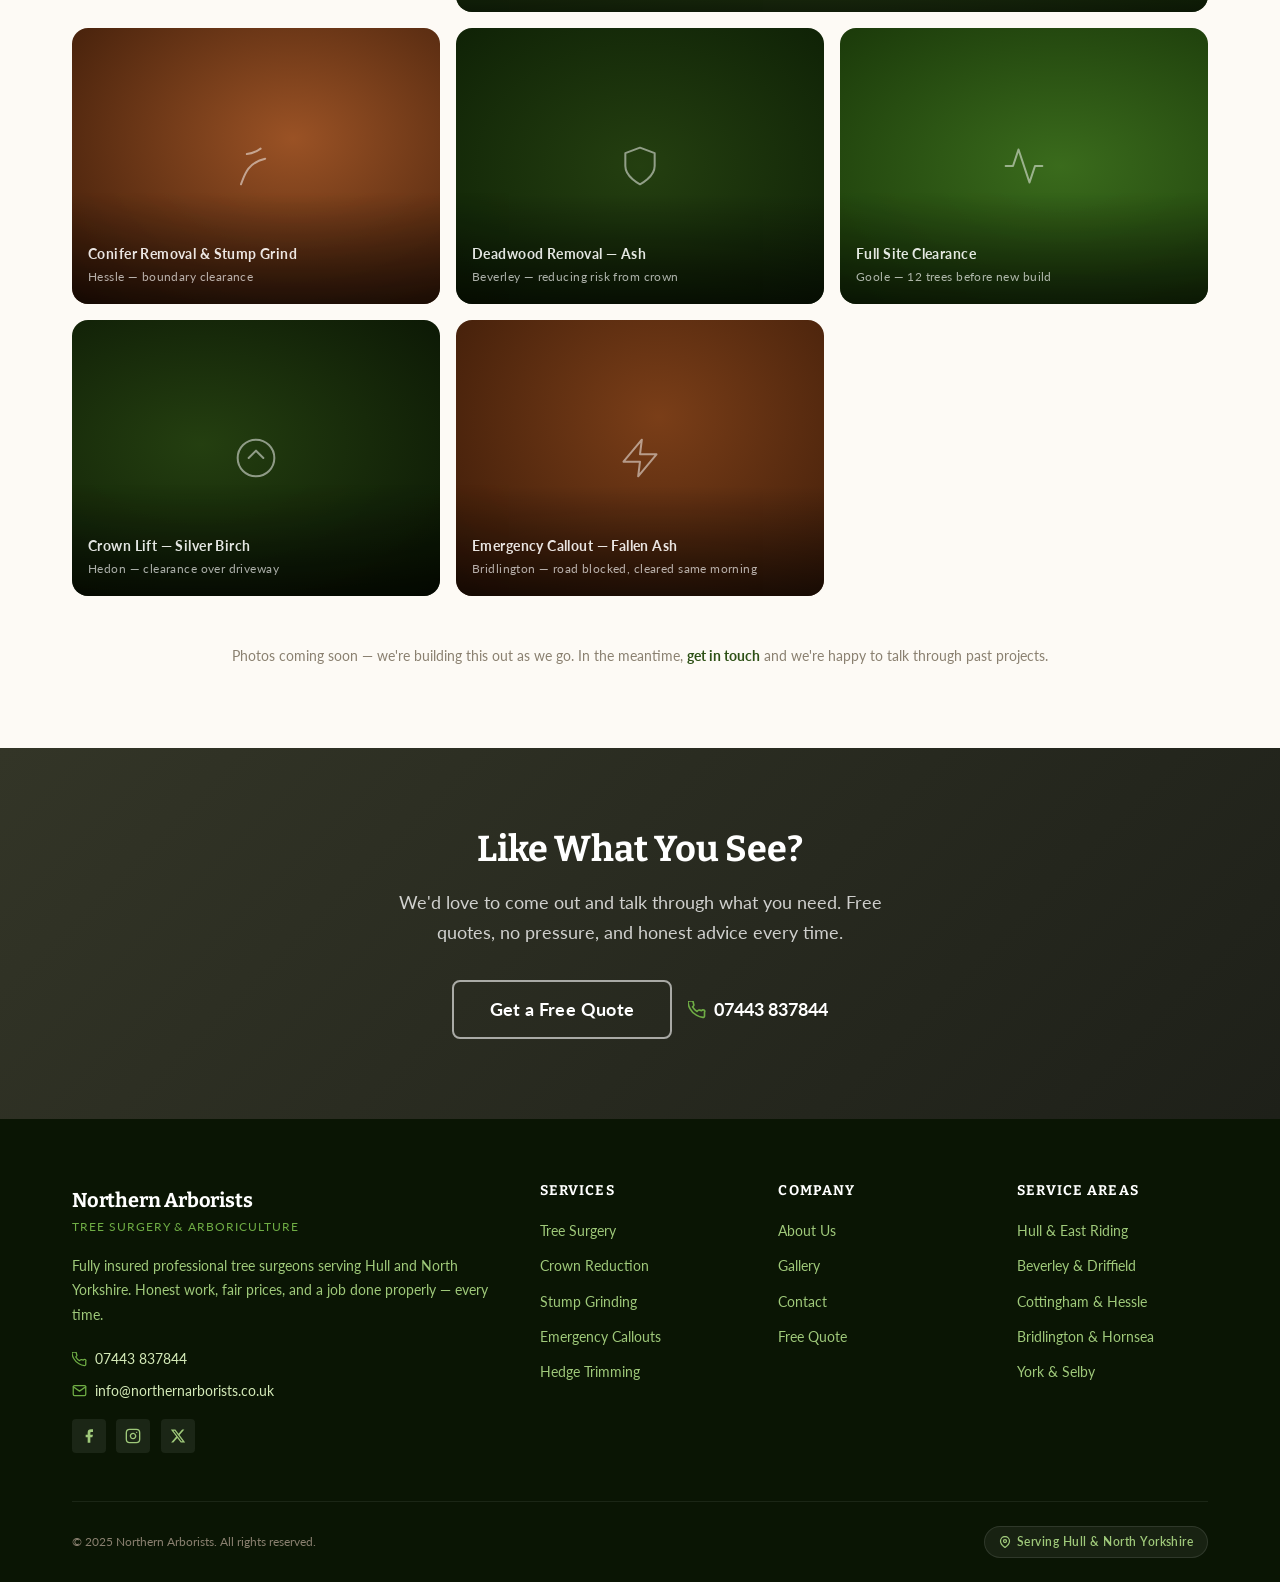
<file: gallery.html>
<!DOCTYPE html>
<html lang="en">
<head>
  <meta charset="UTF-8">
  <meta name="viewport" content="width=device-width, initial-scale=1.0">
  <meta name="description" content="Gallery — see examples of tree surgery, stump grinding, hedge trimming and emergency callout work by Northern Arborists across Hull and North Yorkshire.">
  <title>Gallery | Northern Arborists — Hull &amp; Yorkshire</title>
  <link rel="preconnect" href="https://fonts.googleapis.com">
  <link rel="preconnect" href="https://fonts.gstatic.com" crossorigin>
  <link rel="stylesheet" href="styles.css">
</head>
<body>

  <div class="emergency-bar">
    <p>
      <svg width="15" height="15" viewBox="0 0 24 24" fill="none" stroke="currentColor" stroke-width="2.5" stroke-linecap="round" stroke-linejoin="round" aria-hidden="true"><polygon points="13 2 3 14 12 14 11 22 21 10 12 10 13 2"/></svg>
      24/7 emergency callouts available &mdash; storm damage, fallen trees, blocked access.
      <a href="contact.html">Call us now</a>
    </p>
  </div>

  <header class="site-header" id="siteHeader">
    <nav class="nav-container" role="navigation" aria-label="Main navigation">
      <a href="index.html" class="nav-logo" aria-label="Northern Arborists — Home">
        <svg class="logo-icon" width="38" height="38" viewBox="0 0 38 38" fill="none" aria-hidden="true">
          <rect width="38" height="38" rx="8" fill="rgba(111,173,69,0.25)"/>
          <rect x="16" y="27" width="6" height="8" rx="2" fill="#9FC97A"/>
          <polygon points="19,5 7,23 31,23" fill="#4A8C1C"/>
          <polygon points="19,13 6,27 32,27" fill="#6FAD45"/>
        </svg>
        <div class="logo-text">
          <span class="logo-name">Northern Arborists</span>
          <span class="logo-tagline">Tree Surgery &bull; Hull &amp; Yorkshire</span>
        </div>
      </a>
      <ul class="nav-links" role="list">
        <li><a href="index.html">Home</a></li>
        <li><a href="services.html">Services</a></li>
        <li><a href="gallery.html">Gallery</a></li>
        <li><a href="about.html">About</a></li>
        <li><a href="contact.html">Contact</a></li>
      </ul>
      <a href="contact.html" class="btn btn-primary nav-cta">Get a Free Quote</a>
      <button class="nav-hamburger" id="navHamburger" aria-label="Open navigation menu" aria-expanded="false">
        <span></span><span></span><span></span>
      </button>
    </nav>
    <div class="nav-mobile" id="navMobile" aria-hidden="true">
      <ul role="list">
        <li><a href="index.html">Home</a></li>
        <li><a href="services.html">Services</a></li>
        <li><a href="gallery.html">Gallery</a></li>
        <li><a href="about.html">About</a></li>
        <li><a href="contact.html">Contact</a></li>
      </ul>
      <a href="contact.html" class="btn btn-primary">Get a Free Quote</a>
    </div>
  </header>

  <main>

    <section class="page-hero">
      <div class="container">
        <h1>Recent Work</h1>
        <p class="lead">A selection of jobs from across Hull and North Yorkshire — tree surgery, stump grinding, hedge work, and emergency callouts.</p>
      </div>
    </section>

    <!-- ── GALLERY GRID ── -->
    <section class="section">
      <div class="container">

        <div class="gallery-grid">

          <!-- 1 — Featured large -->
          <div class="gallery-item featured reveal">
            <div class="gallery-bg gb-1" role="img" aria-label="Large oak crown reduction, Beverley">
              <svg width="56" height="56" viewBox="0 0 24 24" fill="none" stroke="currentColor" stroke-width="1" stroke-linecap="round" stroke-linejoin="round" aria-hidden="true"><path d="M17 8C8 10 5.9 16.17 3.82 22"/><path d="M9.13 17.73C12.29 14.87 15 10.56 18.18 8.59"/><path d="M14.5 2.5C14.5 2.5 11 5 7 5.5"/><path d="M7 5.5C5.5 8 5 11 6 14"/></svg>
            </div>
            <div class="gallery-label">
              Crown Reduction — Mature Oak
              <small>Beverley, East Yorkshire</small>
            </div>
          </div>

          <!-- 2 -->
          <div class="gallery-item reveal reveal-d1">
            <div class="gallery-bg gb-3" role="img" aria-label="Stump grinding, Hull East">
              <svg width="44" height="44" viewBox="0 0 24 24" fill="none" stroke="currentColor" stroke-width="1.1" stroke-linecap="round" stroke-linejoin="round" aria-hidden="true"><circle cx="12" cy="12" r="3"/><path d="M12 2v4M12 18v4M4.22 4.22l2.83 2.83M16.95 16.95l2.83 2.83M2 12h4M18 12h4M4.22 19.78l2.83-2.83M16.95 7.05l2.83-2.83"/></svg>
            </div>
            <div class="gallery-label">
              Stump Grinding
              <small>East Hull — 4 stumps, single visit</small>
            </div>
          </div>

          <!-- 3 -->
          <div class="gallery-item reveal reveal-d2">
            <div class="gallery-bg gb-5" role="img" aria-label="Storm damage clearance, Driffield">
              <svg width="44" height="44" viewBox="0 0 24 24" fill="none" stroke="currentColor" stroke-width="1.1" stroke-linecap="round" stroke-linejoin="round" aria-hidden="true"><polygon points="13 2 3 14 12 14 11 22 21 10 12 10 13 2"/></svg>
            </div>
            <div class="gallery-label">
              Storm Damage Clearance
              <small>Driffield — emergency overnight callout</small>
            </div>
          </div>

          <!-- 4 -->
          <div class="gallery-item reveal reveal-d1">
            <div class="gallery-bg gb-2" role="img" aria-label="Leylandii hedge reduction, Cottingham">
              <svg width="44" height="44" viewBox="0 0 24 24" fill="none" stroke="currentColor" stroke-width="1.1" stroke-linecap="round" stroke-linejoin="round" aria-hidden="true"><circle cx="6" cy="6" r="3"/><circle cx="18" cy="18" r="3"/><line x1="20.49" y1="3.51" x2="3.51" y2="20.49"/></svg>
            </div>
            <div class="gallery-label">
              Leylandii Hedge Reduction
              <small>Cottingham — reduced by 3 metres</small>
            </div>
          </div>

          <!-- 5 -->
          <div class="gallery-item reveal reveal-d2">
            <div class="gallery-bg gb-4" role="img" aria-label="Full tree felling, Market Weighton">
              <svg width="44" height="44" viewBox="0 0 24 24" fill="none" stroke="currentColor" stroke-width="1.1" stroke-linecap="round" stroke-linejoin="round" aria-hidden="true"><line x1="9" y1="18" x2="15" y2="18"/><line x1="10" y1="22" x2="14" y2="22"/><path d="M15.09 14c.18-.98.65-1.74 1.41-2.5A4.65 4.65 0 0018 8 6 6 0 006 8c0 1 .23 2.23 1.5 3.5A4.61 4.61 0 018.91 14"/></svg>
            </div>
            <div class="gallery-label">
              Sectional Tree Felling
              <small>Market Weighton — tight garden, no damage</small>
            </div>
          </div>

          <!-- 6 -->
          <div class="gallery-item reveal reveal-d3">
            <div class="gallery-bg gb-7" role="img" aria-label="Crown thinning, Hornsea">
              <svg width="44" height="44" viewBox="0 0 24 24" fill="none" stroke="currentColor" stroke-width="1.1" stroke-linecap="round" stroke-linejoin="round" aria-hidden="true"><circle cx="12" cy="12" r="10"/><line x1="12" y1="8" x2="12" y2="16"/><line x1="8" y1="12" x2="16" y2="12"/></svg>
            </div>
            <div class="gallery-label">
              Crown Thinning — Beech
              <small>Hornsea — improved light to garden</small>
            </div>
          </div>

          <!-- 7 — wide featured -->
          <div class="gallery-item featured reveal">
            <div class="gallery-bg gb-6" role="img" aria-label="Hedge sculpting and shaping, Willerby">
              <svg width="52" height="52" viewBox="0 0 24 24" fill="none" stroke="currentColor" stroke-width="1" stroke-linecap="round" stroke-linejoin="round" aria-hidden="true"><circle cx="6" cy="6" r="3"/><circle cx="18" cy="18" r="3"/><line x1="20.49" y1="3.51" x2="3.51" y2="20.49"/></svg>
            </div>
            <div class="gallery-label">
              Formal Hedge Sculpting — Box &amp; Yew
              <small>Willerby — annual maintenance contract</small>
            </div>
          </div>

          <!-- 8 -->
          <div class="gallery-item reveal reveal-d1">
            <div class="gallery-bg gb-8" role="img" aria-label="Conifer removal, Hessle">
              <svg width="44" height="44" viewBox="0 0 24 24" fill="none" stroke="currentColor" stroke-width="1.1" stroke-linecap="round" stroke-linejoin="round" aria-hidden="true"><path d="M17 8C8 10 5.9 16.17 3.82 22"/><path d="M14.5 2.5C14.5 2.5 11 5 7 5.5"/></svg>
            </div>
            <div class="gallery-label">
              Conifer Removal &amp; Stump Grind
              <small>Hessle — boundary clearance</small>
            </div>
          </div>

          <!-- 9 -->
          <div class="gallery-item reveal reveal-d2">
            <div class="gallery-bg gb-9" role="img" aria-label="Deadwood removal, Beverley">
              <svg width="44" height="44" viewBox="0 0 24 24" fill="none" stroke="currentColor" stroke-width="1.1" stroke-linecap="round" stroke-linejoin="round" aria-hidden="true"><path d="M12 22s8-4 8-10V5l-8-3-8 3v7c0 6 8 10 8 10z"/></svg>
            </div>
            <div class="gallery-label">
              Deadwood Removal — Ash
              <small>Beverley — reducing risk from crown</small>
            </div>
          </div>

          <!-- 10 -->
          <div class="gallery-item reveal reveal-d1">
            <div class="gallery-bg gb-2" role="img" aria-label="Site clearance, Goole">
              <svg width="44" height="44" viewBox="0 0 24 24" fill="none" stroke="currentColor" stroke-width="1.1" stroke-linecap="round" stroke-linejoin="round" aria-hidden="true"><polyline points="22 12 18 12 15 21 9 3 6 12 2 12"/></svg>
            </div>
            <div class="gallery-label">
              Full Site Clearance
              <small>Goole — 12 trees before new build</small>
            </div>
          </div>

          <!-- 11 -->
          <div class="gallery-item reveal reveal-d2">
            <div class="gallery-bg gb-4" role="img" aria-label="Crown lift, Hedon">
              <svg width="44" height="44" viewBox="0 0 24 24" fill="none" stroke="currentColor" stroke-width="1.1" stroke-linecap="round" stroke-linejoin="round" aria-hidden="true"><circle cx="12" cy="12" r="10"/><polyline points="8 12 12 8 16 12"/></svg>
            </div>
            <div class="gallery-label">
              Crown Lift — Silver Birch
              <small>Hedon — clearance over driveway</small>
            </div>
          </div>

          <!-- 12 -->
          <div class="gallery-item reveal reveal-d3">
            <div class="gallery-bg gb-5" role="img" aria-label="Emergency callout, Bridlington">
              <svg width="44" height="44" viewBox="0 0 24 24" fill="none" stroke="currentColor" stroke-width="1.1" stroke-linecap="round" stroke-linejoin="round" aria-hidden="true"><polygon points="13 2 3 14 12 14 11 22 21 10 12 10 13 2"/></svg>
            </div>
            <div class="gallery-label">
              Emergency Callout — Fallen Ash
              <small>Bridlington — road blocked, cleared same morning</small>
            </div>
          </div>

        </div>

        <p class="text-center" style="margin-top:3rem;color:var(--text-light);font-size:var(--text-sm);">
          Photos coming soon — we're building this out as we go. In the meantime, <a href="contact.html" style="color:var(--brand-green);font-weight:700;">get in touch</a> and we're happy to talk through past projects.
        </p>

      </div>
    </section>

    <!-- ── CTA ── -->
    <section class="cta-banner">
      <div class="container">
        <div class="reveal">
          <h2>Like What You See?</h2>
          <p>We'd love to come out and talk through what you need. Free quotes, no pressure, and honest advice every time.</p>
          <div class="cta-actions">
            <a href="contact.html" class="btn btn-secondary btn-lg">Get a Free Quote</a>
            <a href="tel:07443837844" class="phone-link">
              <svg width="18" height="18" viewBox="0 0 24 24" fill="none" stroke="currentColor" stroke-width="2.2" stroke-linecap="round" stroke-linejoin="round" aria-hidden="true"><path d="M22 16.92v3a2 2 0 01-2.18 2 19.79 19.79 0 01-8.63-3.07A19.5 19.5 0 013.07 10.81 19.79 19.79 0 01.01 2.22 2 2 0 012 .04h3a2 2 0 012 1.72 12.84 12.84 0 00.7 2.81 2 2 0 01-.45 2.11L6.09 7.91a16 16 0 006 6l1.27-1.27a2 2 0 012.11-.45 12.84 12.84 0 002.81.7A2 2 0 0122 14.92z"/></svg>
              07443 837844
            </a>
          </div>
        </div>
      </div>
    </section>

  </main>

  <footer class="site-footer">
    <div class="container">
      <div class="footer-grid">
        <div class="footer-brand">
          <span class="logo-name">Northern Arborists</span>
          <span class="logo-tagline">Tree Surgery &amp; Arboriculture</span>
          <p>Fully insured professional tree surgeons serving Hull and North Yorkshire. Honest work, fair prices, and a job done properly — every time.</p>
          <div class="footer-contact-row">
            <svg width="15" height="15" viewBox="0 0 24 24" fill="none" stroke="currentColor" stroke-width="2" stroke-linecap="round" stroke-linejoin="round" aria-hidden="true"><path d="M22 16.92v3a2 2 0 01-2.18 2 19.79 19.79 0 01-8.63-3.07A19.5 19.5 0 013.07 10.81 19.79 19.79 0 01.01 2.22 2 2 0 012 .04h3a2 2 0 012 1.72 12.84 12.84 0 00.7 2.81 2 2 0 01-.45 2.11L6.09 7.91a16 16 0 006 6l1.27-1.27a2 2 0 012.11-.45 12.84 12.84 0 002.81.7A2 2 0 0122 14.92z"/></svg>
            <a href="tel:07443837844">07443 837844</a>
          </div>
          <div class="footer-contact-row">
            <svg width="15" height="15" viewBox="0 0 24 24" fill="none" stroke="currentColor" stroke-width="2" stroke-linecap="round" stroke-linejoin="round" aria-hidden="true"><path d="M4 4h16c1.1 0 2 .9 2 2v12c0 1.1-.9 2-2 2H4c-1.1 0-2-.9-2-2V6c0-1.1.9-2 2-2z"/><polyline points="22,6 12,13 2,6"/></svg>
            <a href="mailto:info@northernarborists.co.uk">info@northernarborists.co.uk</a>
          </div>
          <div class="social-links">
            <a href="#" class="social-link" aria-label="Facebook"><svg width="16" height="16" viewBox="0 0 24 24" fill="currentColor" aria-hidden="true"><path d="M18 2h-3a5 5 0 00-5 5v3H7v4h3v8h4v-8h3l1-4h-4V7a1 1 0 011-1h3z"/></svg></a>
            <a href="#" class="social-link" aria-label="Instagram"><svg width="16" height="16" viewBox="0 0 24 24" fill="none" stroke="currentColor" stroke-width="2" stroke-linecap="round" stroke-linejoin="round" aria-hidden="true"><rect x="2" y="2" width="20" height="20" rx="5" ry="5"/><path d="M16 11.37A4 4 0 1112.63 8 4 4 0 0116 11.37z"/><line x1="17.5" y1="6.5" x2="17.51" y2="6.5"/></svg></a>
            <a href="#" class="social-link" aria-label="Twitter / X"><svg width="16" height="16" viewBox="0 0 24 24" fill="currentColor" aria-hidden="true"><path d="M18.244 2.25h3.308l-7.227 8.26 8.502 11.24H16.17l-5.214-6.817L4.99 21.75H1.68l7.73-8.835L1.254 2.25H8.08l4.713 6.231zm-1.161 17.52h1.833L7.084 4.126H5.117z"/></svg></a>
          </div>
        </div>
        <div class="footer-col">
          <h5>Services</h5>
          <ul>
            <li><a href="services.html#tree-surgery">Tree Surgery</a></li>
            <li><a href="services.html#crown-reduction">Crown Reduction</a></li>
            <li><a href="services.html#stump-grinding">Stump Grinding</a></li>
            <li><a href="services.html#emergency">Emergency Callouts</a></li>
            <li><a href="services.html#hedges">Hedge Trimming</a></li>
          </ul>
        </div>
        <div class="footer-col">
          <h5>Company</h5>
          <ul>
            <li><a href="about.html">About Us</a></li>
            <li><a href="gallery.html">Gallery</a></li>
            <li><a href="contact.html">Contact</a></li>
            <li><a href="contact.html">Free Quote</a></li>
          </ul>
        </div>
        <div class="footer-col">
          <h5>Service Areas</h5>
          <ul>
            <li><a href="#">Hull &amp; East Riding</a></li>
            <li><a href="#">Beverley &amp; Driffield</a></li>
            <li><a href="#">Cottingham &amp; Hessle</a></li>
            <li><a href="#">Bridlington &amp; Hornsea</a></li>
            <li><a href="#">York &amp; Selby</a></li>
          </ul>
        </div>
      </div>
      <div class="footer-bottom">
        <p>&copy; 2025 Northern Arborists. All rights reserved.</p>
        <span class="service-area-tag">
          <svg width="12" height="12" viewBox="0 0 24 24" fill="none" stroke="currentColor" stroke-width="2.5" stroke-linecap="round" stroke-linejoin="round" aria-hidden="true"><path d="M21 10c0 7-9 13-9 13s-9-6-9-13a9 9 0 0118 0z"/><circle cx="12" cy="10" r="3"/></svg>
          Serving Hull &amp; North Yorkshire
        </span>
      </div>
    </div>
  </footer>

  <script src="main.js"></script>
</body>
</html>
</file>
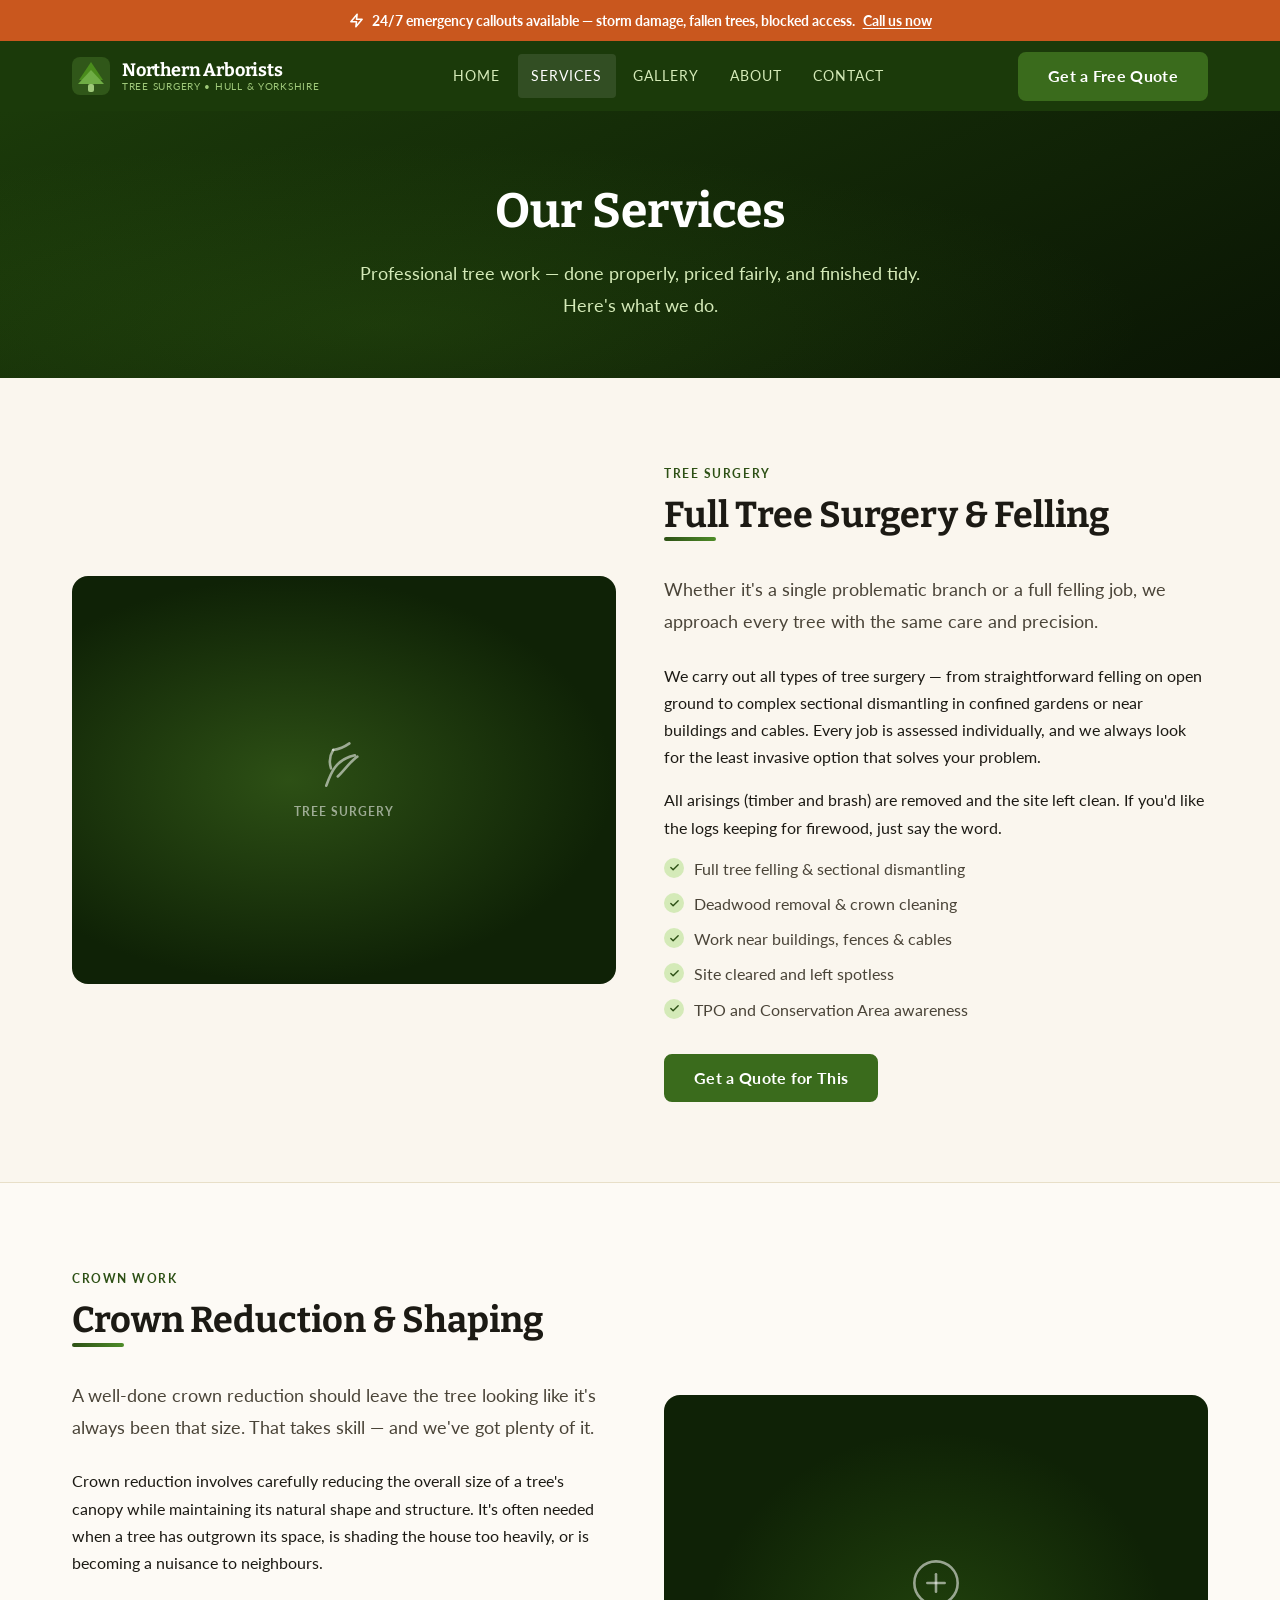
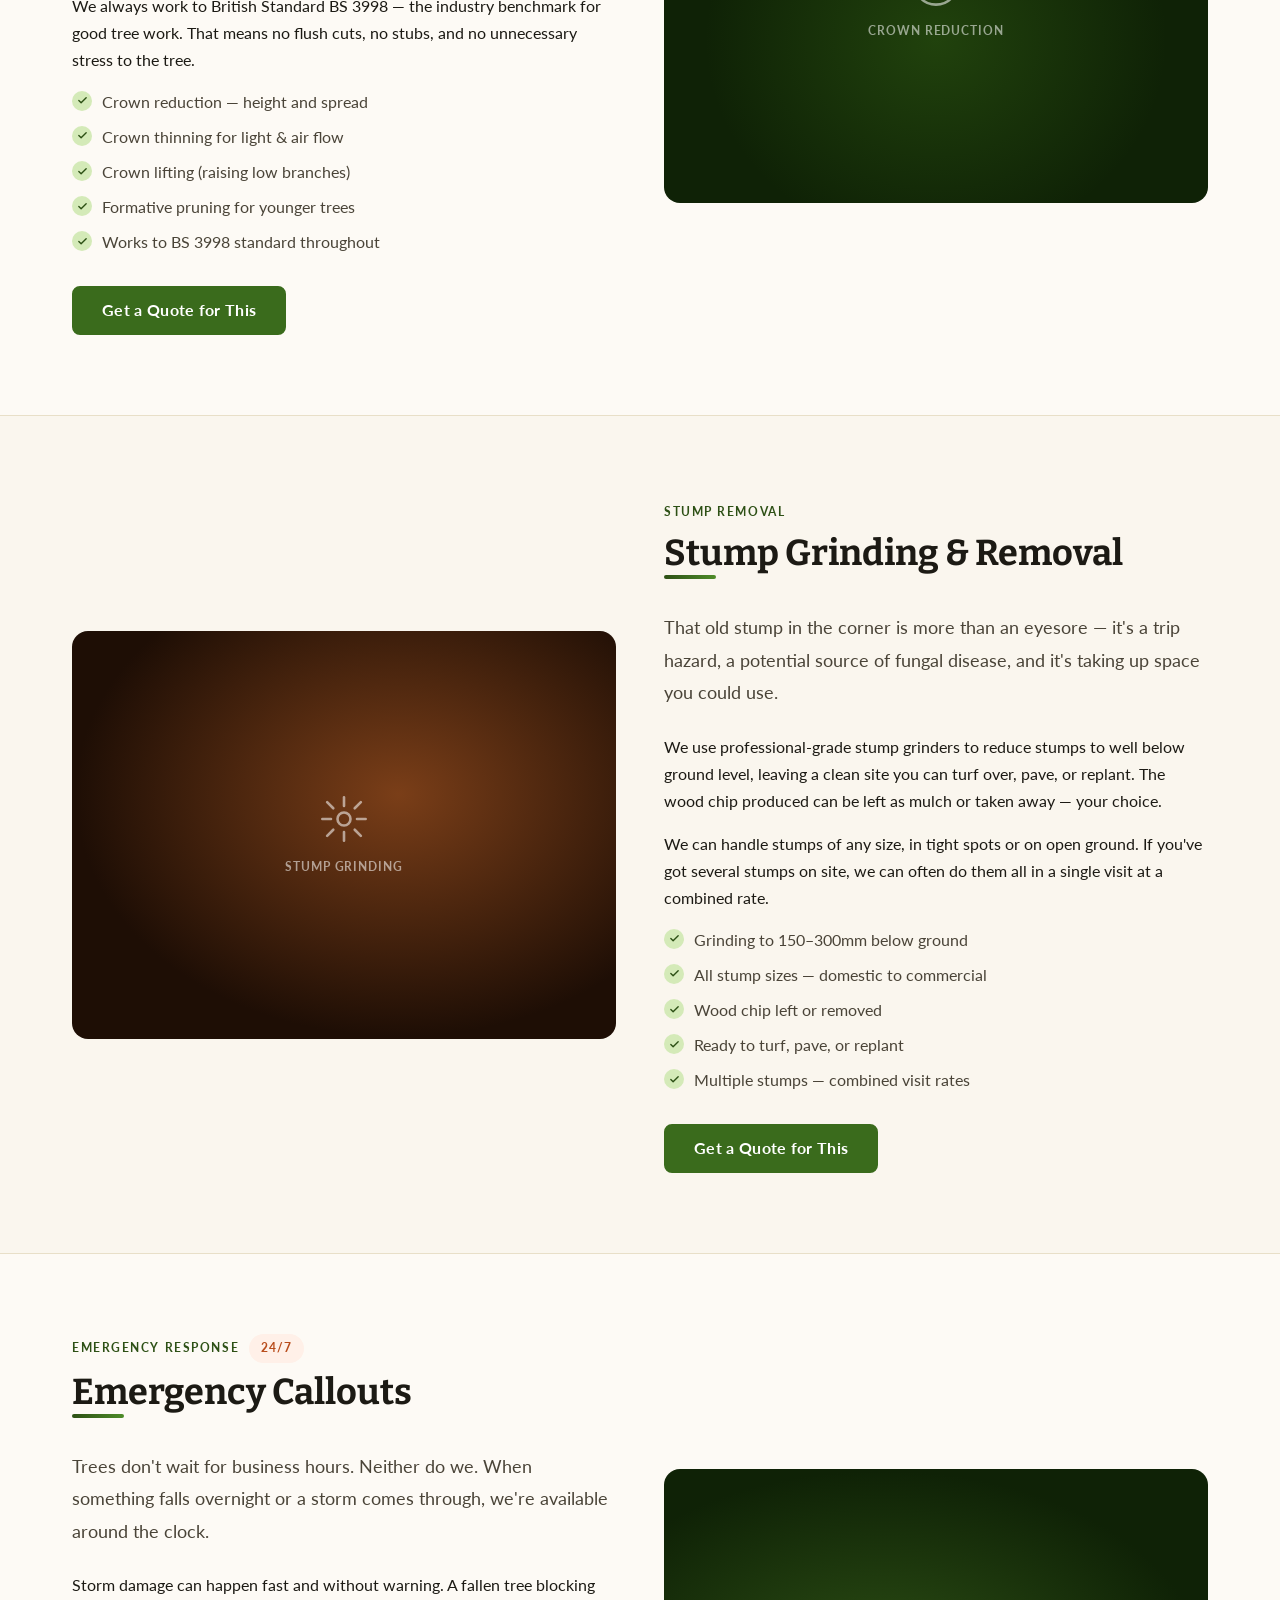
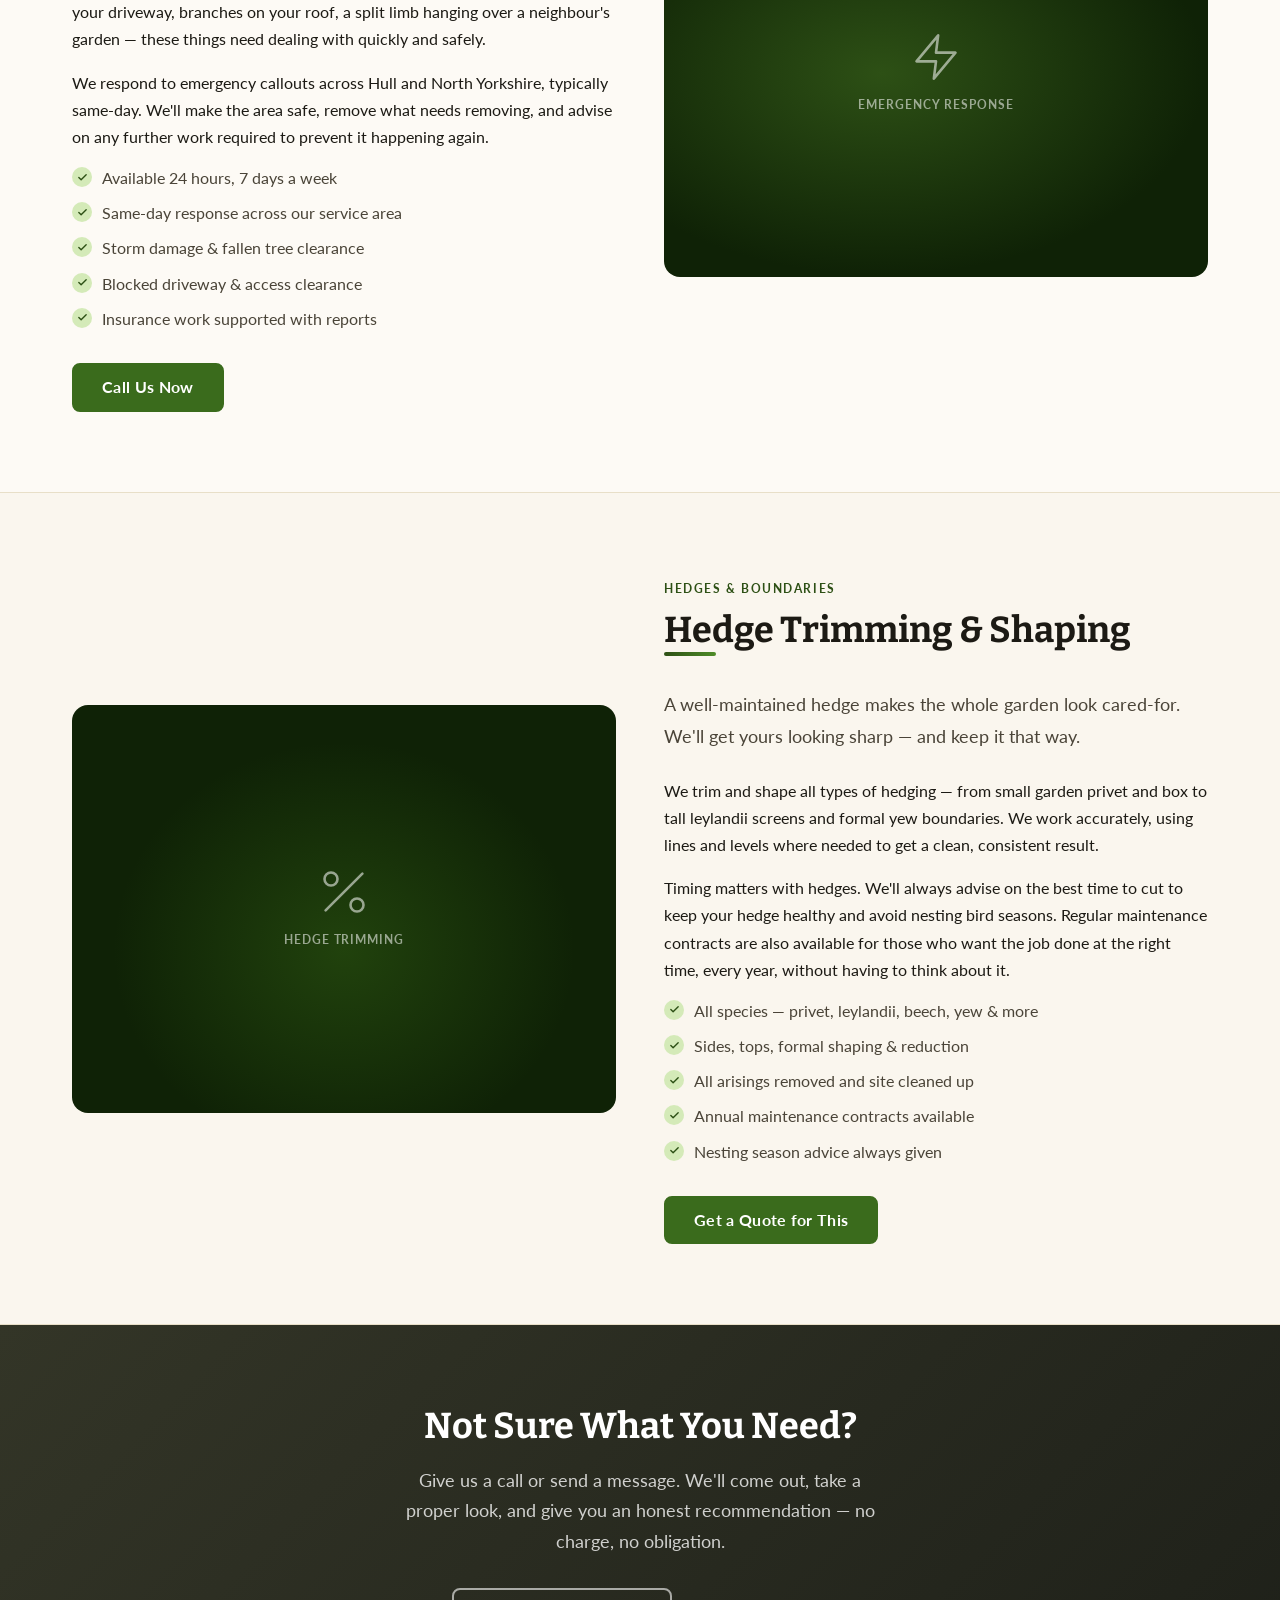
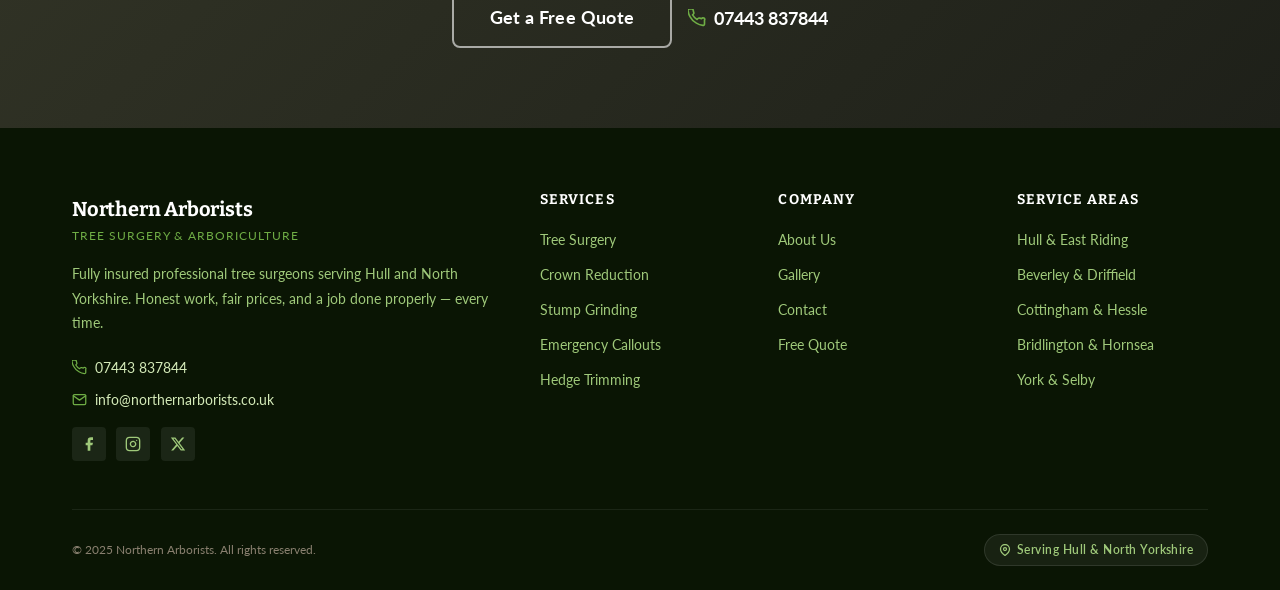
<file: services.html>
<!DOCTYPE html>
<html lang="en">
<head>
  <meta charset="UTF-8">
  <meta name="viewport" content="width=device-width, initial-scale=1.0">
  <meta name="description" content="Northern Arborists services — tree surgery, crown reduction, stump grinding, emergency callouts and hedge trimming across Hull and North Yorkshire.">
  <title>Services | Northern Arborists — Hull &amp; Yorkshire</title>
  <link rel="preconnect" href="https://fonts.googleapis.com">
  <link rel="preconnect" href="https://fonts.gstatic.com" crossorigin>
  <link rel="stylesheet" href="styles.css">
</head>
<body>

  <div class="emergency-bar">
    <p>
      <svg width="15" height="15" viewBox="0 0 24 24" fill="none" stroke="currentColor" stroke-width="2.5" stroke-linecap="round" stroke-linejoin="round" aria-hidden="true"><polygon points="13 2 3 14 12 14 11 22 21 10 12 10 13 2"/></svg>
      24/7 emergency callouts available &mdash; storm damage, fallen trees, blocked access.
      <a href="contact.html">Call us now</a>
    </p>
  </div>

  <header class="site-header" id="siteHeader">
    <nav class="nav-container" role="navigation" aria-label="Main navigation">
      <a href="index.html" class="nav-logo" aria-label="Northern Arborists — Home">
        <svg class="logo-icon" width="38" height="38" viewBox="0 0 38 38" fill="none" aria-hidden="true">
          <rect width="38" height="38" rx="8" fill="rgba(111,173,69,0.25)"/>
          <rect x="16" y="27" width="6" height="8" rx="2" fill="#9FC97A"/>
          <polygon points="19,5 7,23 31,23" fill="#4A8C1C"/>
          <polygon points="19,13 6,27 32,27" fill="#6FAD45"/>
        </svg>
        <div class="logo-text">
          <span class="logo-name">Northern Arborists</span>
          <span class="logo-tagline">Tree Surgery &bull; Hull &amp; Yorkshire</span>
        </div>
      </a>
      <ul class="nav-links" role="list">
        <li><a href="index.html">Home</a></li>
        <li><a href="services.html">Services</a></li>
        <li><a href="gallery.html">Gallery</a></li>
        <li><a href="about.html">About</a></li>
        <li><a href="contact.html">Contact</a></li>
      </ul>
      <a href="contact.html" class="btn btn-primary nav-cta">Get a Free Quote</a>
      <button class="nav-hamburger" id="navHamburger" aria-label="Open navigation menu" aria-expanded="false">
        <span></span><span></span><span></span>
      </button>
    </nav>
    <div class="nav-mobile" id="navMobile" aria-hidden="true">
      <ul role="list">
        <li><a href="index.html">Home</a></li>
        <li><a href="services.html">Services</a></li>
        <li><a href="gallery.html">Gallery</a></li>
        <li><a href="about.html">About</a></li>
        <li><a href="contact.html">Contact</a></li>
      </ul>
      <a href="contact.html" class="btn btn-primary">Get a Free Quote</a>
    </div>
  </header>

  <main>

    <section class="page-hero">
      <div class="container">
        <h1>Our Services</h1>
        <p class="lead">Professional tree work — done properly, priced fairly, and finished tidy. Here's what we do.</p>
      </div>
    </section>

    <!-- ── 1. TREE SURGERY ── -->
    <section class="service-detail" id="tree-surgery">
      <div class="container">
        <div class="service-detail-inner">
          <div>
            <span class="section-label">Tree Surgery</span>
            <h2>Full Tree Surgery &amp; Felling</h2>
            <div class="divider"></div>
            <p class="lead">Whether it's a single problematic branch or a full felling job, we approach every tree with the same care and precision.</p>
            <p>We carry out all types of tree surgery — from straightforward felling on open ground to complex sectional dismantling in confined gardens or near buildings and cables. Every job is assessed individually, and we always look for the least invasive option that solves your problem.</p>
            <p>All arisings (timber and brash) are removed and the site left clean. If you'd like the logs keeping for firewood, just say the word.</p>
            <ul class="check-list">
              <li><span class="check-icon" aria-hidden="true"><svg width="11" height="11" viewBox="0 0 24 24" fill="none" stroke="currentColor" stroke-width="3" stroke-linecap="round" stroke-linejoin="round"><polyline points="20 6 9 17 4 12"/></svg></span>Full tree felling &amp; sectional dismantling</li>
              <li><span class="check-icon" aria-hidden="true"><svg width="11" height="11" viewBox="0 0 24 24" fill="none" stroke="currentColor" stroke-width="3" stroke-linecap="round" stroke-linejoin="round"><polyline points="20 6 9 17 4 12"/></svg></span>Deadwood removal &amp; crown cleaning</li>
              <li><span class="check-icon" aria-hidden="true"><svg width="11" height="11" viewBox="0 0 24 24" fill="none" stroke="currentColor" stroke-width="3" stroke-linecap="round" stroke-linejoin="round"><polyline points="20 6 9 17 4 12"/></svg></span>Work near buildings, fences &amp; cables</li>
              <li><span class="check-icon" aria-hidden="true"><svg width="11" height="11" viewBox="0 0 24 24" fill="none" stroke="currentColor" stroke-width="3" stroke-linecap="round" stroke-linejoin="round"><polyline points="20 6 9 17 4 12"/></svg></span>Site cleared and left spotless</li>
              <li><span class="check-icon" aria-hidden="true"><svg width="11" height="11" viewBox="0 0 24 24" fill="none" stroke="currentColor" stroke-width="3" stroke-linecap="round" stroke-linejoin="round"><polyline points="20 6 9 17 4 12"/></svg></span>TPO and Conservation Area awareness</li>
            </ul>
            <a href="contact.html" class="btn btn-primary">Get a Quote for This</a>
          </div>
          <div class="service-img-placeholder sip-green reveal">
            <svg width="52" height="52" viewBox="0 0 24 24" fill="none" stroke="currentColor" stroke-width="1.2" stroke-linecap="round" stroke-linejoin="round" aria-hidden="true"><path d="M17 8C8 10 5.9 16.17 3.82 22"/><path d="M9.13 17.73C12.29 14.87 15 10.56 18.18 8.59"/><path d="M14.5 2.5C14.5 2.5 11 5 7 5.5"/><path d="M7 5.5C5.5 8 5 11 6 14"/></svg>
            <span>Tree Surgery</span>
          </div>
        </div>
      </div>
    </section>

    <!-- ── 2. CROWN REDUCTION ── -->
    <section class="service-detail" id="crown-reduction">
      <div class="container">
        <div class="service-detail-inner">
          <div>
            <span class="section-label">Crown Work</span>
            <h2>Crown Reduction &amp; Shaping</h2>
            <div class="divider"></div>
            <p class="lead">A well-done crown reduction should leave the tree looking like it's always been that size. That takes skill — and we've got plenty of it.</p>
            <p>Crown reduction involves carefully reducing the overall size of a tree's canopy while maintaining its natural shape and structure. It's often needed when a tree has outgrown its space, is shading the house too heavily, or is becoming a nuisance to neighbours.</p>
            <p>We always work to British Standard BS 3998 — the industry benchmark for good tree work. That means no flush cuts, no stubs, and no unnecessary stress to the tree.</p>
            <ul class="check-list">
              <li><span class="check-icon" aria-hidden="true"><svg width="11" height="11" viewBox="0 0 24 24" fill="none" stroke="currentColor" stroke-width="3" stroke-linecap="round" stroke-linejoin="round"><polyline points="20 6 9 17 4 12"/></svg></span>Crown reduction — height and spread</li>
              <li><span class="check-icon" aria-hidden="true"><svg width="11" height="11" viewBox="0 0 24 24" fill="none" stroke="currentColor" stroke-width="3" stroke-linecap="round" stroke-linejoin="round"><polyline points="20 6 9 17 4 12"/></svg></span>Crown thinning for light &amp; air flow</li>
              <li><span class="check-icon" aria-hidden="true"><svg width="11" height="11" viewBox="0 0 24 24" fill="none" stroke="currentColor" stroke-width="3" stroke-linecap="round" stroke-linejoin="round"><polyline points="20 6 9 17 4 12"/></svg></span>Crown lifting (raising low branches)</li>
              <li><span class="check-icon" aria-hidden="true"><svg width="11" height="11" viewBox="0 0 24 24" fill="none" stroke="currentColor" stroke-width="3" stroke-linecap="round" stroke-linejoin="round"><polyline points="20 6 9 17 4 12"/></svg></span>Formative pruning for younger trees</li>
              <li><span class="check-icon" aria-hidden="true"><svg width="11" height="11" viewBox="0 0 24 24" fill="none" stroke="currentColor" stroke-width="3" stroke-linecap="round" stroke-linejoin="round"><polyline points="20 6 9 17 4 12"/></svg></span>Works to BS 3998 standard throughout</li>
            </ul>
            <a href="contact.html" class="btn btn-primary">Get a Quote for This</a>
          </div>
          <div class="service-img-placeholder sip-dark reveal">
            <svg width="52" height="52" viewBox="0 0 24 24" fill="none" stroke="currentColor" stroke-width="1.2" stroke-linecap="round" stroke-linejoin="round" aria-hidden="true"><circle cx="12" cy="12" r="10"/><line x1="12" y1="8" x2="12" y2="16"/><line x1="8" y1="12" x2="16" y2="12"/></svg>
            <span>Crown Reduction</span>
          </div>
        </div>
      </div>
    </section>

    <!-- ── 3. STUMP GRINDING ── -->
    <section class="service-detail" id="stump-grinding">
      <div class="container">
        <div class="service-detail-inner">
          <div>
            <span class="section-label">Stump Removal</span>
            <h2>Stump Grinding &amp; Removal</h2>
            <div class="divider"></div>
            <p class="lead">That old stump in the corner is more than an eyesore — it's a trip hazard, a potential source of fungal disease, and it's taking up space you could use.</p>
            <p>We use professional-grade stump grinders to reduce stumps to well below ground level, leaving a clean site you can turf over, pave, or replant. The wood chip produced can be left as mulch or taken away — your choice.</p>
            <p>We can handle stumps of any size, in tight spots or on open ground. If you've got several stumps on site, we can often do them all in a single visit at a combined rate.</p>
            <ul class="check-list">
              <li><span class="check-icon" aria-hidden="true"><svg width="11" height="11" viewBox="0 0 24 24" fill="none" stroke="currentColor" stroke-width="3" stroke-linecap="round" stroke-linejoin="round"><polyline points="20 6 9 17 4 12"/></svg></span>Grinding to 150–300mm below ground</li>
              <li><span class="check-icon" aria-hidden="true"><svg width="11" height="11" viewBox="0 0 24 24" fill="none" stroke="currentColor" stroke-width="3" stroke-linecap="round" stroke-linejoin="round"><polyline points="20 6 9 17 4 12"/></svg></span>All stump sizes — domestic to commercial</li>
              <li><span class="check-icon" aria-hidden="true"><svg width="11" height="11" viewBox="0 0 24 24" fill="none" stroke="currentColor" stroke-width="3" stroke-linecap="round" stroke-linejoin="round"><polyline points="20 6 9 17 4 12"/></svg></span>Wood chip left or removed</li>
              <li><span class="check-icon" aria-hidden="true"><svg width="11" height="11" viewBox="0 0 24 24" fill="none" stroke="currentColor" stroke-width="3" stroke-linecap="round" stroke-linejoin="round"><polyline points="20 6 9 17 4 12"/></svg></span>Ready to turf, pave, or replant</li>
              <li><span class="check-icon" aria-hidden="true"><svg width="11" height="11" viewBox="0 0 24 24" fill="none" stroke="currentColor" stroke-width="3" stroke-linecap="round" stroke-linejoin="round"><polyline points="20 6 9 17 4 12"/></svg></span>Multiple stumps — combined visit rates</li>
            </ul>
            <a href="contact.html" class="btn btn-primary">Get a Quote for This</a>
          </div>
          <div class="service-img-placeholder sip-brown reveal">
            <svg width="52" height="52" viewBox="0 0 24 24" fill="none" stroke="currentColor" stroke-width="1.2" stroke-linecap="round" stroke-linejoin="round" aria-hidden="true"><circle cx="12" cy="12" r="3"/><path d="M12 2v4M12 18v4M4.22 4.22l2.83 2.83M16.95 16.95l2.83 2.83M2 12h4M18 12h4M4.22 19.78l2.83-2.83M16.95 7.05l2.83-2.83"/></svg>
            <span>Stump Grinding</span>
          </div>
        </div>
      </div>
    </section>

    <!-- ── 4. EMERGENCY ── -->
    <section class="service-detail" id="emergency">
      <div class="container">
        <div class="service-detail-inner">
          <div>
            <div style="display:flex;align-items:center;gap:0.65rem;margin-bottom:0.5rem;">
              <span class="section-label" style="margin-bottom:0;">Emergency Response</span>
              <span class="tag tag-urgent">24/7</span>
            </div>
            <h2>Emergency Callouts</h2>
            <div class="divider"></div>
            <p class="lead">Trees don't wait for business hours. Neither do we. When something falls overnight or a storm comes through, we're available around the clock.</p>
            <p>Storm damage can happen fast and without warning. A fallen tree blocking your driveway, branches on your roof, a split limb hanging over a neighbour's garden — these things need dealing with quickly and safely.</p>
            <p>We respond to emergency callouts across Hull and North Yorkshire, typically same-day. We'll make the area safe, remove what needs removing, and advise on any further work required to prevent it happening again.</p>
            <ul class="check-list">
              <li><span class="check-icon" aria-hidden="true"><svg width="11" height="11" viewBox="0 0 24 24" fill="none" stroke="currentColor" stroke-width="3" stroke-linecap="round" stroke-linejoin="round"><polyline points="20 6 9 17 4 12"/></svg></span>Available 24 hours, 7 days a week</li>
              <li><span class="check-icon" aria-hidden="true"><svg width="11" height="11" viewBox="0 0 24 24" fill="none" stroke="currentColor" stroke-width="3" stroke-linecap="round" stroke-linejoin="round"><polyline points="20 6 9 17 4 12"/></svg></span>Same-day response across our service area</li>
              <li><span class="check-icon" aria-hidden="true"><svg width="11" height="11" viewBox="0 0 24 24" fill="none" stroke="currentColor" stroke-width="3" stroke-linecap="round" stroke-linejoin="round"><polyline points="20 6 9 17 4 12"/></svg></span>Storm damage &amp; fallen tree clearance</li>
              <li><span class="check-icon" aria-hidden="true"><svg width="11" height="11" viewBox="0 0 24 24" fill="none" stroke="currentColor" stroke-width="3" stroke-linecap="round" stroke-linejoin="round"><polyline points="20 6 9 17 4 12"/></svg></span>Blocked driveway &amp; access clearance</li>
              <li><span class="check-icon" aria-hidden="true"><svg width="11" height="11" viewBox="0 0 24 24" fill="none" stroke="currentColor" stroke-width="3" stroke-linecap="round" stroke-linejoin="round"><polyline points="20 6 9 17 4 12"/></svg></span>Insurance work supported with reports</li>
            </ul>
            <a href="contact.html" class="btn btn-primary">Call Us Now</a>
          </div>
          <div class="service-img-placeholder sip-green reveal">
            <svg width="52" height="52" viewBox="0 0 24 24" fill="none" stroke="currentColor" stroke-width="1.2" stroke-linecap="round" stroke-linejoin="round" aria-hidden="true"><polygon points="13 2 3 14 12 14 11 22 21 10 12 10 13 2"/></svg>
            <span>Emergency Response</span>
          </div>
        </div>
      </div>
    </section>

    <!-- ── 5. HEDGE TRIMMING ── -->
    <section class="service-detail" id="hedges">
      <div class="container">
        <div class="service-detail-inner">
          <div>
            <span class="section-label">Hedges &amp; Boundaries</span>
            <h2>Hedge Trimming &amp; Shaping</h2>
            <div class="divider"></div>
            <p class="lead">A well-maintained hedge makes the whole garden look cared-for. We'll get yours looking sharp — and keep it that way.</p>
            <p>We trim and shape all types of hedging — from small garden privet and box to tall leylandii screens and formal yew boundaries. We work accurately, using lines and levels where needed to get a clean, consistent result.</p>
            <p>Timing matters with hedges. We'll always advise on the best time to cut to keep your hedge healthy and avoid nesting bird seasons. Regular maintenance contracts are also available for those who want the job done at the right time, every year, without having to think about it.</p>
            <ul class="check-list">
              <li><span class="check-icon" aria-hidden="true"><svg width="11" height="11" viewBox="0 0 24 24" fill="none" stroke="currentColor" stroke-width="3" stroke-linecap="round" stroke-linejoin="round"><polyline points="20 6 9 17 4 12"/></svg></span>All species — privet, leylandii, beech, yew &amp; more</li>
              <li><span class="check-icon" aria-hidden="true"><svg width="11" height="11" viewBox="0 0 24 24" fill="none" stroke="currentColor" stroke-width="3" stroke-linecap="round" stroke-linejoin="round"><polyline points="20 6 9 17 4 12"/></svg></span>Sides, tops, formal shaping &amp; reduction</li>
              <li><span class="check-icon" aria-hidden="true"><svg width="11" height="11" viewBox="0 0 24 24" fill="none" stroke="currentColor" stroke-width="3" stroke-linecap="round" stroke-linejoin="round"><polyline points="20 6 9 17 4 12"/></svg></span>All arisings removed and site cleaned up</li>
              <li><span class="check-icon" aria-hidden="true"><svg width="11" height="11" viewBox="0 0 24 24" fill="none" stroke="currentColor" stroke-width="3" stroke-linecap="round" stroke-linejoin="round"><polyline points="20 6 9 17 4 12"/></svg></span>Annual maintenance contracts available</li>
              <li><span class="check-icon" aria-hidden="true"><svg width="11" height="11" viewBox="0 0 24 24" fill="none" stroke="currentColor" stroke-width="3" stroke-linecap="round" stroke-linejoin="round"><polyline points="20 6 9 17 4 12"/></svg></span>Nesting season advice always given</li>
            </ul>
            <a href="contact.html" class="btn btn-primary">Get a Quote for This</a>
          </div>
          <div class="service-img-placeholder sip-dark reveal">
            <svg width="52" height="52" viewBox="0 0 24 24" fill="none" stroke="currentColor" stroke-width="1.2" stroke-linecap="round" stroke-linejoin="round" aria-hidden="true"><circle cx="6" cy="6" r="3"/><circle cx="18" cy="18" r="3"/><line x1="20.49" y1="3.51" x2="3.51" y2="20.49"/></svg>
            <span>Hedge Trimming</span>
          </div>
        </div>
      </div>
    </section>

    <!-- ── CTA ── -->
    <section class="cta-banner">
      <div class="container">
        <div class="reveal">
          <h2>Not Sure What You Need?</h2>
          <p>Give us a call or send a message. We'll come out, take a proper look, and give you an honest recommendation — no charge, no obligation.</p>
          <div class="cta-actions">
            <a href="contact.html" class="btn btn-secondary btn-lg">Get a Free Quote</a>
            <a href="tel:07443837844" class="phone-link">
              <svg width="18" height="18" viewBox="0 0 24 24" fill="none" stroke="currentColor" stroke-width="2.2" stroke-linecap="round" stroke-linejoin="round" aria-hidden="true"><path d="M22 16.92v3a2 2 0 01-2.18 2 19.79 19.79 0 01-8.63-3.07A19.5 19.5 0 013.07 10.81 19.79 19.79 0 01.01 2.22 2 2 0 012 .04h3a2 2 0 012 1.72 12.84 12.84 0 00.7 2.81 2 2 0 01-.45 2.11L6.09 7.91a16 16 0 006 6l1.27-1.27a2 2 0 012.11-.45 12.84 12.84 0 002.81.7A2 2 0 0122 14.92z"/></svg>
              07443 837844
            </a>
          </div>
        </div>
      </div>
    </section>

  </main>

  <footer class="site-footer">
    <div class="container">
      <div class="footer-grid">
        <div class="footer-brand">
          <span class="logo-name">Northern Arborists</span>
          <span class="logo-tagline">Tree Surgery &amp; Arboriculture</span>
          <p>Fully insured professional tree surgeons serving Hull and North Yorkshire. Honest work, fair prices, and a job done properly — every time.</p>
          <div class="footer-contact-row">
            <svg width="15" height="15" viewBox="0 0 24 24" fill="none" stroke="currentColor" stroke-width="2" stroke-linecap="round" stroke-linejoin="round" aria-hidden="true"><path d="M22 16.92v3a2 2 0 01-2.18 2 19.79 19.79 0 01-8.63-3.07A19.5 19.5 0 013.07 10.81 19.79 19.79 0 01.01 2.22 2 2 0 012 .04h3a2 2 0 012 1.72 12.84 12.84 0 00.7 2.81 2 2 0 01-.45 2.11L6.09 7.91a16 16 0 006 6l1.27-1.27a2 2 0 012.11-.45 12.84 12.84 0 002.81.7A2 2 0 0122 14.92z"/></svg>
            <a href="tel:07443837844">07443 837844</a>
          </div>
          <div class="footer-contact-row">
            <svg width="15" height="15" viewBox="0 0 24 24" fill="none" stroke="currentColor" stroke-width="2" stroke-linecap="round" stroke-linejoin="round" aria-hidden="true"><path d="M4 4h16c1.1 0 2 .9 2 2v12c0 1.1-.9 2-2 2H4c-1.1 0-2-.9-2-2V6c0-1.1.9-2 2-2z"/><polyline points="22,6 12,13 2,6"/></svg>
            <a href="mailto:info@northernarborists.co.uk">info@northernarborists.co.uk</a>
          </div>
          <div class="social-links">
            <a href="#" class="social-link" aria-label="Facebook"><svg width="16" height="16" viewBox="0 0 24 24" fill="currentColor" aria-hidden="true"><path d="M18 2h-3a5 5 0 00-5 5v3H7v4h3v8h4v-8h3l1-4h-4V7a1 1 0 011-1h3z"/></svg></a>
            <a href="#" class="social-link" aria-label="Instagram"><svg width="16" height="16" viewBox="0 0 24 24" fill="none" stroke="currentColor" stroke-width="2" stroke-linecap="round" stroke-linejoin="round" aria-hidden="true"><rect x="2" y="2" width="20" height="20" rx="5" ry="5"/><path d="M16 11.37A4 4 0 1112.63 8 4 4 0 0116 11.37z"/><line x1="17.5" y1="6.5" x2="17.51" y2="6.5"/></svg></a>
            <a href="#" class="social-link" aria-label="Twitter / X"><svg width="16" height="16" viewBox="0 0 24 24" fill="currentColor" aria-hidden="true"><path d="M18.244 2.25h3.308l-7.227 8.26 8.502 11.24H16.17l-5.214-6.817L4.99 21.75H1.68l7.73-8.835L1.254 2.25H8.08l4.713 6.231zm-1.161 17.52h1.833L7.084 4.126H5.117z"/></svg></a>
          </div>
        </div>
        <div class="footer-col">
          <h5>Services</h5>
          <ul>
            <li><a href="services.html#tree-surgery">Tree Surgery</a></li>
            <li><a href="services.html#crown-reduction">Crown Reduction</a></li>
            <li><a href="services.html#stump-grinding">Stump Grinding</a></li>
            <li><a href="services.html#emergency">Emergency Callouts</a></li>
            <li><a href="services.html#hedges">Hedge Trimming</a></li>
          </ul>
        </div>
        <div class="footer-col">
          <h5>Company</h5>
          <ul>
            <li><a href="about.html">About Us</a></li>
            <li><a href="gallery.html">Gallery</a></li>
            <li><a href="contact.html">Contact</a></li>
            <li><a href="contact.html">Free Quote</a></li>
          </ul>
        </div>
        <div class="footer-col">
          <h5>Service Areas</h5>
          <ul>
            <li><a href="#">Hull &amp; East Riding</a></li>
            <li><a href="#">Beverley &amp; Driffield</a></li>
            <li><a href="#">Cottingham &amp; Hessle</a></li>
            <li><a href="#">Bridlington &amp; Hornsea</a></li>
            <li><a href="#">York &amp; Selby</a></li>
          </ul>
        </div>
      </div>
      <div class="footer-bottom">
        <p>&copy; 2025 Northern Arborists. All rights reserved.</p>
        <span class="service-area-tag">
          <svg width="12" height="12" viewBox="0 0 24 24" fill="none" stroke="currentColor" stroke-width="2.5" stroke-linecap="round" stroke-linejoin="round" aria-hidden="true"><path d="M21 10c0 7-9 13-9 13s-9-6-9-13a9 9 0 0118 0z"/><circle cx="12" cy="10" r="3"/></svg>
          Serving Hull &amp; North Yorkshire
        </span>
      </div>
    </div>
  </footer>

  <script src="main.js"></script>
</body>
</html>
</file>
<file: styles.css>
/* ============================================================
   NORTHERN ARBORISTS — styles.css
   ============================================================ */

@import url('https://fonts.googleapis.com/css2?family=Playfair+Display:ital,wght@0,700;0,900;1,700&family=Bitter:wght@400;600;700&family=Lato:wght@300;400;700;900&display=swap');

/* ============================================================
   1. DESIGN TOKENS
   ============================================================ */
:root {
  /* Greens */
  --green-950: #0A1504;
  --green-900: #0F2206;
  --green-800: #1B3A0A;
  --green-700: #243F10;
  --green-600: #2D5015;
  --green-500: #3A6B1C;
  --green-400: #4E8C28;
  --green-300: #6FAD45;
  --green-200: #9FC97A;
  --green-100: #D4EAB8;

  /* Browns */
  --brown-900: #1E0E05;
  --brown-800: #3A1A08;
  --brown-700: #5C2E10;
  --brown-600: #7A3E18;
  --brown-500: #9A5225;
  --brown-400: #B8693A;
  --brown-300: #D08B60;
  --brown-200: #E3B48A;
  --brown-100: #F2D9C0;

  /* Creams */
  --cream-50:  #FDFAF5;
  --cream-100: #FAF6EE;
  --cream-200: #F3EDE0;
  --cream-300: #E8DFC8;
  --cream-400: #D8CCAF;

  /* Text */
  --text-dark:  #1C1A14;
  --text-mid:   #4A4438;
  --text-light: #8A8070;
  --white:      #FFFFFF;

  /* Semantic aliases */
  --brand-green:      var(--green-600);
  --brand-green-dark: var(--green-800);
  --brand-brown:      var(--brown-600);

  /* Typography */
  --font-display: 'Playfair Display', Georgia, 'Times New Roman', serif;
  --font-heading: 'Bitter', Georgia, serif;
  --font-body:    'Lato', system-ui, -apple-system, sans-serif;

  /* Type scale */
  --text-xs:   0.75rem;
  --text-sm:   0.875rem;
  --text-base: 1rem;
  --text-lg:   1.125rem;
  --text-xl:   1.25rem;
  --text-2xl:  1.5rem;
  --text-3xl:  1.875rem;
  --text-4xl:  2.25rem;
  --text-5xl:  3rem;
  --text-6xl:  3.75rem;

  /* Layout */
  --container-max: 1200px;
  --container-pad: 1.25rem;
  --nav-height:    70px;

  /* Radii */
  --radius-sm: 4px;
  --radius-md: 8px;
  --radius-lg: 16px;
  --radius-xl: 24px;

  /* Shadows */
  --shadow-sm: 0 1px 3px rgba(0,0,0,0.10), 0 1px 2px rgba(0,0,0,0.06);
  --shadow-md: 0 4px 12px rgba(0,0,0,0.10), 0 2px 4px rgba(0,0,0,0.06);
  --shadow-lg: 0 10px 24px rgba(0,0,0,0.12), 0 4px 8px rgba(0,0,0,0.06);
  --shadow-xl: 0 20px 40px rgba(0,0,0,0.16), 0 8px 16px rgba(0,0,0,0.08);

  /* Transitions */
  --ease: 0.22s ease;
  --ease-slow: 0.4s ease;
}

/* ============================================================
   2. RESET & BASE
   ============================================================ */
*, *::before, *::after { box-sizing: border-box; margin: 0; padding: 0; }

html {
  scroll-behavior: smooth;
  font-size: 16px;
  -webkit-text-size-adjust: 100%;
}

body {
  font-family: var(--font-body);
  font-size: var(--text-base);
  line-height: 1.7;
  color: var(--text-dark);
  background-color: var(--cream-50);
  overflow-x: hidden;
  -webkit-tap-highlight-color: transparent;
}

img  { max-width: 100%; height: auto; display: block; }
a    { color: inherit; text-decoration: none; }
ul   { list-style: none; }
button { cursor: pointer; border: none; background: none; font-family: inherit; }

/* ============================================================
   3. TYPOGRAPHY
   ============================================================ */
h1, h2, h3, h4, h5, h6 {
  font-family: var(--font-heading);
  font-weight: 700;
  line-height: 1.2;
  color: var(--text-dark);
}

h1 { font-size: clamp(var(--text-3xl), 5.5vw, var(--text-5xl)); }
h2 { font-size: clamp(var(--text-2xl), 4vw,   var(--text-4xl)); }
h3 { font-size: clamp(var(--text-xl),  3vw,   var(--text-2xl)); }
h4 { font-size: var(--text-xl); }

p { margin-bottom: 1em; }
p:last-child { margin-bottom: 0; }

.lead {
  font-size: var(--text-lg);
  line-height: 1.8;
  color: var(--text-mid);
}

.section-label {
  display: inline-block;
  font-size: var(--text-xs);
  font-weight: 700;
  letter-spacing: 0.13em;
  text-transform: uppercase;
  color: var(--brand-green);
  margin-bottom: 0.6rem;
}

.section-label--light { color: var(--green-300); }

.divider {
  width: 52px;
  height: 4px;
  background: linear-gradient(90deg, var(--brand-green), var(--green-400));
  border-radius: 2px;
  margin-bottom: 2rem;
}
.divider.center { margin-left: auto; margin-right: auto; }

/* ============================================================
   4. LAYOUT
   ============================================================ */
.container {
  max-width: var(--container-max);
  margin: 0 auto;
  padding: 0 var(--container-pad);
}

@media (min-width: 768px) { .container { padding: 0 2rem; } }

.section     { padding: 5rem 0; }
.section--sm { padding: 3rem 0; }
.section--lg { padding: 6.5rem 0; }

.text-center { text-align: center; }

/* ============================================================
   5. BUTTONS
   ============================================================ */
.btn {
  display: inline-flex;
  align-items: center;
  gap: 0.5rem;
  padding: 0.75rem 1.75rem;
  border-radius: var(--radius-md);
  font-family: var(--font-body);
  font-size: var(--text-base);
  font-weight: 700;
  letter-spacing: 0.02em;
  transition: all var(--ease);
  white-space: nowrap;
  cursor: pointer;
  border: 2px solid transparent;
  text-decoration: none;
  line-height: 1.3;
}

.btn-primary {
  background-color: var(--green-500);
  color: var(--white);
  border-color: var(--green-500);
}
.btn-primary:hover {
  background-color: var(--green-600);
  border-color: var(--green-600);
  transform: translateY(-2px);
  box-shadow: var(--shadow-md);
}

.btn-secondary {
  background-color: transparent;
  color: var(--white);
  border-color: rgba(255,255,255,0.6);
}
.btn-secondary:hover {
  background-color: var(--white);
  color: var(--green-800);
  border-color: var(--white);
  transform: translateY(-2px);
}

.btn-outline-green {
  background-color: transparent;
  color: var(--brand-green);
  border-color: var(--brand-green);
}
.btn-outline-green:hover {
  background-color: var(--brand-green);
  color: var(--white);
  transform: translateY(-2px);
}

.btn-lg {
  padding: 1rem 2.25rem;
  font-size: var(--text-lg);
}

/* ============================================================
   6. HEADER & NAVIGATION
   ============================================================ */
.site-header {
  position: sticky;
  top: 0;
  z-index: 1000;
  height: var(--nav-height);
  background-color: var(--green-800);
  transition: box-shadow var(--ease);
}
.site-header.scrolled { box-shadow: 0 2px 20px rgba(0,0,0,0.3); }

.nav-container {
  display: flex;
  align-items: center;
  justify-content: space-between;
  gap: 1.5rem;
  height: 100%;
  max-width: var(--container-max);
  margin: 0 auto;
  padding: 0 var(--container-pad);
}
@media (min-width: 768px) { .nav-container { padding: 0 2rem; } }

/* Logo */
.nav-logo {
  display: flex;
  align-items: center;
  gap: 0.75rem;
  text-decoration: none;
  flex-shrink: 0;
}
.logo-icon { width: 38px; height: 38px; flex-shrink: 0; }
.logo-text { display: flex; flex-direction: column; line-height: 1.15; }
.logo-name {
  font-family: var(--font-heading);
  font-weight: 700;
  font-size: var(--text-lg);
  color: var(--white);
  letter-spacing: -0.01em;
}
.logo-tagline {
  font-size: 0.65rem;
  color: var(--green-200);
  letter-spacing: 0.07em;
  text-transform: uppercase;
  font-weight: 400;
}

/* Desktop nav links */
.nav-links {
  display: none;
  gap: 0.25rem;
  align-items: center;
}
@media (min-width: 900px) { .nav-links { display: flex; } }

.nav-links a {
  display: block;
  padding: 0.4rem 0.85rem;
  color: var(--green-100);
  font-size: var(--text-sm);
  font-weight: 400;
  text-transform: uppercase;
  letter-spacing: 0.07em;
  border-radius: var(--radius-sm);
  transition: color var(--ease), background var(--ease);
}
.nav-links a:hover,
.nav-links a.active {
  color: var(--white);
  background-color: rgba(255,255,255,0.1);
}

/* Nav CTA */
.nav-cta { display: none; flex-shrink: 0; }
@media (min-width: 900px) { .nav-cta { display: inline-flex; } }

/* Hamburger */
.nav-hamburger {
  display: flex;
  flex-direction: column;
  justify-content: center;
  gap: 5px;
  width: 40px;
  height: 40px;
  padding: 5px;
  flex-shrink: 0;
}
@media (min-width: 900px) { .nav-hamburger { display: none; } }

.nav-hamburger span {
  display: block;
  height: 2px;
  width: 100%;
  background: var(--white);
  border-radius: 2px;
  transition: all var(--ease);
  transform-origin: center;
}
.nav-hamburger.open span:nth-child(1) { transform: translateY(7px) rotate(45deg); }
.nav-hamburger.open span:nth-child(2) { opacity: 0; transform: scaleX(0); }
.nav-hamburger.open span:nth-child(3) { transform: translateY(-7px) rotate(-45deg); }

/* Mobile drawer */
.nav-mobile {
  display: none;
  position: fixed;
  top: var(--nav-height);
  left: 0;
  right: 0;
  background-color: var(--green-950);
  padding: 1.5rem var(--container-pad) 2rem;
  z-index: 999;
  box-shadow: var(--shadow-xl);
  border-top: 1px solid rgba(255,255,255,0.07);
}
.nav-mobile.open { display: block; }

.nav-mobile ul { display: flex; flex-direction: column; gap: 0.25rem; margin-bottom: 1.5rem; }
.nav-mobile a {
  display: block;
  padding: 0.75rem 1rem;
  color: var(--green-100);
  font-size: var(--text-lg);
  border-radius: var(--radius-sm);
  transition: all var(--ease);
}
.nav-mobile a:hover,
.nav-mobile a.active { color: var(--white); background-color: rgba(255,255,255,0.07); }
.nav-mobile .btn { width: 100%; justify-content: center; }

/* ============================================================
   7. HERO — HOME
   ============================================================ */
.hero-home {
  min-height: calc(100svh - var(--nav-height));
  min-height: calc(100vh - var(--nav-height));
  display: flex;
  align-items: center;
  position: relative;
  overflow: hidden;
  background-color: var(--green-950);
  background-image:
    radial-gradient(ellipse at 15% 60%, rgba(74,140,28,0.22) 0%, transparent 55%),
    radial-gradient(ellipse at 85% 15%, rgba(45,80,21,0.25) 0%, transparent 50%),
    linear-gradient(155deg, var(--green-900) 0%, #060D03 55%, var(--brown-900) 100%);
  padding: 3rem 0 4rem;
}

.hero-home::after {
  content: '';
  position: absolute;
  inset: 0;
  background-image: url("data:image/svg+xml,%3Csvg xmlns='http://www.w3.org/2000/svg' width='80' height='80'%3E%3Ccircle cx='1' cy='1' r='1' fill='rgba(255,255,255,0.025)'/%3E%3C/svg%3E");
  pointer-events: none;
}

.hero-content { position: relative; z-index: 1; max-width: 680px; }

.hero-badge {
  display: inline-flex;
  align-items: center;
  gap: 0.5rem;
  background-color: rgba(74,140,28,0.18);
  border: 1px solid rgba(111,173,69,0.35);
  color: var(--green-200);
  padding: 0.4rem 1rem;
  border-radius: 100px;
  font-size: var(--text-sm);
  font-weight: 700;
  letter-spacing: 0.05em;
  text-transform: uppercase;
  margin-bottom: 1.5rem;
}
.hero-badge::before {
  content: '';
  width: 7px; height: 7px;
  border-radius: 50%;
  background-color: var(--green-300);
  animation: pulse-dot 2s ease-in-out infinite;
}
@keyframes pulse-dot {
  0%, 100% { opacity: 1; }
  50% { opacity: 0.4; }
}

.hero-home h1 {
  font-family: var(--font-display);
  font-weight: 900;
  font-size: clamp(2.6rem, 7.5vw, 4.6rem);
  line-height: 1.04;
  color: var(--white);
  margin-bottom: 1.5rem;
  letter-spacing: -0.01em;
}
.hero-home h1 .accent { color: var(--green-300); }
.hero-home h1 .accent-brown { color: var(--brown-200); }

.hero-subtitle {
  font-size: clamp(var(--text-base), 2.5vw, var(--text-xl));
  color: var(--green-100);
  margin-bottom: 2.5rem;
  max-width: 520px;
  line-height: 1.7;
  font-weight: 300;
}

.hero-actions {
  display: flex;
  flex-wrap: wrap;
  gap: 1rem;
  margin-bottom: 3rem;
}

.hero-trust {
  display: flex;
  flex-wrap: wrap;
  gap: 1.25rem 2rem;
  padding-top: 2rem;
  border-top: 1px solid rgba(255,255,255,0.12);
}
.hero-trust-item {
  display: flex;
  align-items: center;
  gap: 0.5rem;
  color: var(--green-100);
  font-size: var(--text-sm);
  font-weight: 400;
}
.hero-trust-item svg { color: var(--green-300); flex-shrink: 0; }

/* ============================================================
   8. HERO — INNER PAGES
   ============================================================ */
.page-hero {
  background-color: var(--green-800);
  background-image:
    radial-gradient(ellipse at 30% 80%, rgba(74,140,28,0.18) 0%, transparent 60%),
    linear-gradient(155deg, var(--green-800) 0%, var(--green-950) 100%);
  padding: 4.5rem 0 3.5rem;
  text-align: center;
}
.page-hero h1 { color: var(--white); margin-bottom: 1rem; }
.page-hero .lead {
  color: var(--green-100);
  max-width: 580px;
  margin: 0 auto;
  font-size: var(--text-lg);
}

/* ============================================================
   9. STATS STRIP
   ============================================================ */
.stats-strip {
  background-color: var(--green-800);
  border-top: 1px solid rgba(255,255,255,0.06);
  border-bottom: 1px solid rgba(255,255,255,0.06);
  padding: 1.5rem 0;
}
.stats-inner {
  display: flex;
  flex-wrap: wrap;
  align-items: center;
  justify-content: center;
  gap: 0.5rem 3rem;
}
.stat-item {
  display: flex;
  align-items: baseline;
  gap: 0.5rem;
  text-align: center;
  flex-direction: column;
  align-items: center;
}
.stat-number {
  font-family: var(--font-display);
  font-size: var(--text-4xl);
  font-weight: 900;
  line-height: 1;
  color: var(--cream-200);
}
.stat-label {
  font-size: var(--text-sm);
  color: rgba(255,255,255,0.72);
  letter-spacing: 0.04em;
}
.stats-divider {
  width: 1px;
  height: 40px;
  background: rgba(255,255,255,0.2);
  display: none;
}
@media (min-width: 600px) { .stats-divider { display: block; } }

/* ============================================================
   10. SERVICE CARDS (Home overview)
   ============================================================ */
.services-overview-grid {
  display: grid;
  gap: 1.5rem;
  grid-template-columns: repeat(auto-fit, minmax(280px, 1fr));
}

.service-card {
  background-color: var(--white);
  border-radius: var(--radius-lg);
  padding: 2rem;
  border: 1px solid var(--cream-300);
  position: relative;
  overflow: hidden;
  transition: transform var(--ease-slow), box-shadow var(--ease-slow), border-color var(--ease-slow);
}
.service-card::before {
  content: '';
  position: absolute;
  top: 0; left: 0; right: 0;
  height: 4px;
  background: linear-gradient(90deg, var(--brand-green), var(--green-400));
  transform: scaleX(0);
  transform-origin: left;
  transition: transform var(--ease-slow);
}
.service-card:hover {
  transform: translateY(-5px);
  box-shadow: var(--shadow-lg);
  border-color: var(--green-100);
}
.service-card:hover::before { transform: scaleX(1); }

.service-icon {
  width: 52px; height: 52px;
  background-color: var(--green-100);
  border-radius: var(--radius-md);
  display: flex;
  align-items: center;
  justify-content: center;
  margin-bottom: 1.25rem;
  color: var(--brand-green);
}
.service-card h3 { font-size: var(--text-xl); margin-bottom: 0.65rem; }
.service-card p  { color: var(--text-mid); font-size: var(--text-base); margin-bottom: 1.25rem; }

.link-arrow {
  color: var(--brand-green);
  font-weight: 700;
  font-size: var(--text-sm);
  display: inline-flex;
  align-items: center;
  gap: 0.35rem;
  text-transform: uppercase;
  letter-spacing: 0.06em;
  transition: gap var(--ease);
}
.link-arrow:hover { gap: 0.6rem; }
.link-arrow svg { transition: transform var(--ease); }
.link-arrow:hover svg { transform: translateX(3px); }

/* ============================================================
   11. TRUST SECTION
   ============================================================ */
.trust-section { background-color: var(--cream-200); }

.trust-grid {
  display: grid;
  grid-template-columns: repeat(2, 1fr);
  gap: 2rem;
}
@media (min-width: 768px) { .trust-grid { grid-template-columns: repeat(4, 1fr); } }

.trust-item { text-align: center; }
.trust-icon {
  width: 64px; height: 64px;
  background-color: var(--green-100);
  border-radius: 50%;
  display: flex;
  align-items: center;
  justify-content: center;
  margin: 0 auto 1rem;
  color: var(--brand-green);
}
.trust-item h4 { font-size: var(--text-base); margin-bottom: 0.4rem; }
.trust-item p  { font-size: var(--text-sm); color: var(--text-mid); margin: 0; line-height: 1.5; }

/* ============================================================
   12. ABOUT STRIP (Home teaser)
   ============================================================ */
.about-strip { background-color: var(--green-800); }

.about-strip-inner {
  display: grid;
  grid-template-columns: 1fr;
  gap: 3rem;
  align-items: center;
}
@media (min-width: 768px) {
  .about-strip-inner { grid-template-columns: 1fr 1fr; }
}

.about-photo-placeholder {
  aspect-ratio: 4/5;
  max-height: 460px;
  background-color: var(--green-700);
  background-image:
    radial-gradient(ellipse at 40% 30%, rgba(111,173,69,0.3) 0%, transparent 60%),
    radial-gradient(ellipse at 70% 80%, rgba(30,14,5,0.4) 0%, transparent 50%);
  border-radius: var(--radius-xl);
  position: relative;
  overflow: hidden;
  display: flex;
  flex-direction: column;
  align-items: center;
  justify-content: center;
  color: var(--green-200);
  gap: 0.75rem;
  order: 2;
}
@media (min-width: 768px) { .about-photo-placeholder { order: 1; } }
.photo-placeholder-label {
  font-size: var(--text-xs);
  letter-spacing: 0.1em;
  text-transform: uppercase;
  opacity: 0.7;
}

.about-photo-img {
  position: absolute;
  inset: 0;
  width: 100%;
  height: 100%;
  object-fit: cover;
  object-position: center 12%;
  display: block;
}

.about-strip-text { order: 1; }
@media (min-width: 768px) { .about-strip-text { order: 2; } }
.about-strip-text .section-label { color: var(--green-300); }
.about-strip-text h2 { color: var(--white); margin-bottom: 1.25rem; }
.about-strip-text p  { color: var(--green-100); line-height: 1.8; }

/* ============================================================
   13. CTA BANNER
   ============================================================ */
.cta-banner {
  background-color: #2C2E26;
  background-image: linear-gradient(135deg, #333527 0%, #1E2019 100%);
  color: var(--white);
  text-align: center;
  padding: 5rem 0;
}
.cta-banner h2 { color: var(--white); margin-bottom: 1rem; }
.cta-banner p  {
  color: rgba(255,255,255,0.78);
  font-size: var(--text-lg);
  margin-bottom: 2rem;
  max-width: 500px;
  margin-left: auto;
  margin-right: auto;
}
.cta-actions {
  display: flex;
  flex-wrap: wrap;
  gap: 1rem;
  justify-content: center;
}

/* Phone CTA link style */
.phone-link {
  display: inline-flex;
  align-items: center;
  gap: 0.5rem;
  font-size: var(--text-lg);
  font-weight: 700;
  color: var(--white);
}
.phone-link svg { color: var(--green-300); }

/* ============================================================
   14. SERVICES PAGE — DETAIL SECTIONS
   ============================================================ */
.service-detail {
  padding: 5rem 0;
  border-bottom: 1px solid var(--cream-300);
}
.service-detail:last-of-type { border-bottom: none; }
.service-detail:nth-child(even) { background-color: var(--cream-100); }

.service-detail-inner {
  display: grid;
  grid-template-columns: 1fr;
  gap: 3rem;
  align-items: center;
}
@media (min-width: 768px) {
  .service-detail-inner { grid-template-columns: 1fr 1fr; }
  .service-detail:nth-child(even) .service-detail-inner { direction: rtl; }
  .service-detail:nth-child(even) .service-detail-inner > * { direction: ltr; }
}

.service-img-placeholder {
  aspect-ratio: 4/3;
  border-radius: var(--radius-lg);
  display: flex;
  flex-direction: column;
  align-items: center;
  justify-content: center;
  color: rgba(255,255,255,0.55);
  gap: 0.75rem;
  font-size: var(--text-xs);
  font-weight: 700;
  letter-spacing: 0.08em;
  text-transform: uppercase;
}
.sip-green { background-color: var(--green-700); background-image: radial-gradient(ellipse at 40% 50%, var(--green-600) 0%, var(--green-900) 70%); }
.sip-brown { background-color: var(--brown-700); background-image: radial-gradient(ellipse at 60% 40%, var(--brown-600) 0%, var(--brown-900) 70%); }
.sip-dark  { background-color: var(--green-900); background-image: radial-gradient(ellipse at 50% 60%, rgba(74,140,28,0.3) 0%, transparent 60%); }

.service-detail .lead { margin-bottom: 1.5rem; }

.check-list {
  display: flex;
  flex-direction: column;
  gap: 0.7rem;
  margin-bottom: 2rem;
}
.check-list li {
  display: flex;
  align-items: flex-start;
  gap: 0.65rem;
  color: var(--text-mid);
  font-size: var(--text-base);
  line-height: 1.5;
}
.check-list li .check-icon {
  width: 20px; height: 20px;
  min-width: 20px;
  background-color: var(--green-100);
  border-radius: 50%;
  display: flex;
  align-items: center;
  justify-content: center;
  color: var(--brand-green);
  margin-top: 1px;
}

.tag {
  display: inline-flex;
  align-items: center;
  gap: 0.3rem;
  padding: 0.25rem 0.75rem;
  border-radius: 100px;
  font-size: var(--text-xs);
  font-weight: 700;
  text-transform: uppercase;
  letter-spacing: 0.07em;
}
.tag-green { background-color: var(--green-100); color: var(--brand-green); }
.tag-urgent { background-color: #FFF0E8; color: #B84C1B; }
.tag-brown { background-color: var(--brown-100); color: var(--brown-600); }

/* ============================================================
   15. ABOUT PAGE
   ============================================================ */
.about-bio-grid {
  display: grid;
  grid-template-columns: 1fr;
  gap: 3rem;
  align-items: start;
}
@media (min-width: 768px) {
  .about-bio-grid { grid-template-columns: 5fr 4fr; }
}

.about-photo-lg {
  aspect-ratio: 3/4;
  max-height: 520px;
  background-color: var(--green-700);
  background-image:
    radial-gradient(ellipse at 45% 30%, rgba(111,173,69,0.35) 0%, transparent 55%),
    radial-gradient(ellipse at 70% 80%, rgba(10,21,4,0.5) 0%, transparent 50%);
  border-radius: var(--radius-xl);
  position: relative;
  overflow: hidden;
  display: flex;
  flex-direction: column;
  align-items: center;
  justify-content: center;
  color: var(--green-200);
  gap: 0.75rem;
}

.about-text blockquote {
  font-family: var(--font-display);
  font-size: clamp(var(--text-xl), 3vw, var(--text-2xl));
  font-style: italic;
  color: var(--brand-green);
  line-height: 1.45;
  padding: 1.5rem 0 1.5rem 1.5rem;
  border-left: 4px solid var(--green-400);
  margin: 2rem 0;
}

.about-text h2 { margin-bottom: 1.25rem; }
.about-text p  { color: var(--text-mid); line-height: 1.85; }

.credentials-row {
  display: flex;
  flex-wrap: wrap;
  gap: 0.65rem;
  margin-top: 1.5rem;
}

.qual-grid {
  display: grid;
  grid-template-columns: repeat(2, 1fr);
  gap: 1rem;
}
@media (min-width: 600px) { .qual-grid { grid-template-columns: repeat(4, 1fr); } }

.qual-card {
  text-align: center;
  padding: 1.5rem 1rem;
  background-color: var(--white);
  border-radius: var(--radius-md);
  border: 1px solid var(--cream-300);
}
.qual-icon {
  width: 44px; height: 44px;
  margin: 0 auto 0.75rem;
  background-color: var(--green-100);
  border-radius: var(--radius-md);
  display: flex;
  align-items: center;
  justify-content: center;
  color: var(--brand-green);
}
.qual-card h4 { font-size: var(--text-sm); color: var(--text-dark); line-height: 1.3; }

.values-grid {
  display: grid;
  grid-template-columns: 1fr;
  gap: 1.25rem;
}
@media (min-width: 600px) { .values-grid { grid-template-columns: repeat(2, 1fr); } }
@media (min-width: 900px) { .values-grid { grid-template-columns: repeat(3, 1fr); } }

.value-card {
  padding: 2rem;
  background-color: var(--white);
  border-radius: var(--radius-lg);
  border: 1px solid var(--cream-300);
}
.value-card .vc-icon {
  width: 48px; height: 48px;
  background-color: var(--green-100);
  border-radius: var(--radius-md);
  display: flex;
  align-items: center;
  justify-content: center;
  color: var(--brand-green);
  margin-bottom: 1rem;
}
.value-card h3 { font-size: var(--text-lg); margin-bottom: 0.5rem; }
.value-card p  { font-size: var(--text-sm); color: var(--text-mid); margin: 0; }

/* ============================================================
   16. GALLERY PAGE
   ============================================================ */
.gallery-grid {
  display: grid;
  grid-template-columns: 1fr;
  gap: 1rem;
}
@media (min-width: 600px) { .gallery-grid { grid-template-columns: repeat(2, 1fr); } }
@media (min-width: 900px) { .gallery-grid { grid-template-columns: repeat(3, 1fr); } }

.gallery-item {
  position: relative;
  border-radius: var(--radius-lg);
  overflow: hidden;
  aspect-ratio: 4/3;
  cursor: pointer;
}
.gallery-item.tall     { aspect-ratio: 3/4; }
@media (min-width: 900px) {
  .gallery-item.featured { grid-column: span 2; aspect-ratio: 16/9; }
}

.gallery-bg {
  width: 100%; height: 100%;
  display: flex;
  flex-direction: column;
  align-items: center;
  justify-content: center;
  gap: 0.75rem;
  color: rgba(255,255,255,0.5);
  transition: transform 0.5s ease;
}
.gallery-item:hover .gallery-bg { transform: scale(1.04); }
.gallery-item:hover .gallery-label { opacity: 1; }

.gallery-label {
  position: absolute;
  bottom: 0; left: 0; right: 0;
  background: linear-gradient(transparent, rgba(0,0,0,0.72));
  color: var(--white);
  padding: 3rem 1rem 1rem;
  font-size: var(--text-sm);
  font-weight: 700;
  letter-spacing: 0.03em;
  opacity: 0.88;
  transition: opacity var(--ease);
}
.gallery-label small {
  display: block;
  font-size: var(--text-xs);
  font-weight: 400;
  opacity: 0.75;
  margin-top: 2px;
}

/* Gallery bg colours */
.gb-1 { background: radial-gradient(ellipse at 40% 40%, #2D5015 0%, #0F2206 100%); }
.gb-2 { background: radial-gradient(ellipse at 60% 50%, #3A6B1C 0%, #1B3A0A 100%); }
.gb-3 { background: radial-gradient(ellipse at 50% 60%, #5C2E10 0%, #1E0E05 100%); }
.gb-4 { background: radial-gradient(ellipse at 35% 45%, #243F10 0%, #0A1504 100%); }
.gb-5 { background: radial-gradient(ellipse at 55% 35%, #7A3E18 0%, #3A1A08 100%); }
.gb-6 { background: radial-gradient(ellipse at 45% 55%, #4A6B2A 0%, #1B3A0A 100%); }
.gb-7 { background: radial-gradient(ellipse at 40% 60%, #4E8C28 0%, #1B3A0A 100%); }
.gb-8 { background: radial-gradient(ellipse at 60% 40%, #9A5225 0%, #3A1A08 100%); }
.gb-9 { background: radial-gradient(ellipse at 50% 50%, #243F10 0%, #0F2206 100%); }

/* ============================================================
   17. CONTACT PAGE
   ============================================================ */
.contact-layout {
  display: grid;
  grid-template-columns: 1fr;
  gap: 3rem;
}
@media (min-width: 900px) { .contact-layout { grid-template-columns: 3fr 2fr; } }

.contact-form-wrap {
  background-color: var(--white);
  border-radius: var(--radius-xl);
  padding: 2.5rem;
  box-shadow: var(--shadow-md);
  border: 1px solid var(--cream-300);
}
@media (min-width: 600px) { .contact-form-wrap { padding: 3rem; } }

.contact-info { display: flex; flex-direction: column; gap: 1.25rem; }

.contact-info-card {
  background-color: var(--cream-100);
  border-radius: var(--radius-lg);
  padding: 1.5rem;
  border: 1px solid var(--cream-300);
}
.contact-info-card h4 {
  font-size: var(--text-xs);
  text-transform: uppercase;
  letter-spacing: 0.1em;
  color: var(--text-light);
  margin-bottom: 0.75rem;
}
.contact-detail {
  display: flex;
  align-items: flex-start;
  gap: 0.65rem;
  margin-bottom: 0.6rem;
  font-size: var(--text-base);
  color: var(--text-mid);
}
.contact-detail:last-child { margin-bottom: 0; }
.contact-detail svg { color: var(--brand-green); flex-shrink: 0; margin-top: 2px; }
.contact-detail a:hover { color: var(--brand-green); }

/* Form */
.form-group  { margin-bottom: 1.5rem; }
.form-row { display: grid; grid-template-columns: 1fr; gap: 1.5rem; }
@media (min-width: 560px) { .form-row { grid-template-columns: 1fr 1fr; } }

label {
  display: block;
  font-weight: 700;
  font-size: var(--text-sm);
  color: var(--text-dark);
  margin-bottom: 0.4rem;
  letter-spacing: 0.02em;
}
label .req { color: var(--green-500); margin-left: 2px; }

input, textarea, select {
  width: 100%;
  padding: 0.75rem 1rem;
  font-family: var(--font-body);
  font-size: var(--text-base);
  color: var(--text-dark);
  background-color: var(--cream-50);
  border: 2px solid var(--cream-400);
  border-radius: var(--radius-md);
  transition: border-color var(--ease), box-shadow var(--ease);
  outline: none;
  -webkit-appearance: none;
  appearance: none;
}
input:focus, textarea:focus, select:focus {
  border-color: var(--brand-green);
  box-shadow: 0 0 0 3px rgba(45,80,21,0.13);
  background-color: var(--white);
}
input.invalid, textarea.invalid {
  border-color: #C0392B;
  box-shadow: 0 0 0 3px rgba(192,57,43,0.1);
}
.field-error {
  display: block;
  font-size: var(--text-xs);
  color: #C0392B;
  margin-top: 0.3rem;
  font-weight: 600;
  min-height: 1em;
}
textarea { resize: vertical; min-height: 130px; }

.btn-submit { width: 100%; justify-content: center; padding: 1rem; font-size: var(--text-lg); }

/* Form success */
.form-success {
  display: none;
  background-color: #EAF6DB;
  border: 2px solid var(--green-300);
  border-radius: var(--radius-lg);
  padding: 2.5rem;
  text-align: center;
}
.form-success.visible { display: block; }
.success-icon {
  width: 64px; height: 64px;
  background-color: var(--green-200);
  border-radius: 50%;
  display: flex;
  align-items: center;
  justify-content: center;
  margin: 0 auto 1rem;
  color: var(--green-800);
}
.form-success h3 { color: var(--green-800); margin-bottom: 0.5rem; }
.form-success p  { color: var(--green-700); margin: 0; }

/* ============================================================
   18. FOOTER
   ============================================================ */
.site-footer {
  background-color: var(--green-950);
  color: var(--green-100);
  padding: 4rem 0 1.5rem;
}
.footer-grid {
  display: grid;
  grid-template-columns: 1fr;
  gap: 2.5rem;
  margin-bottom: 3rem;
}
@media (min-width: 600px) { .footer-grid { grid-template-columns: repeat(2, 1fr); } }
@media (min-width: 900px) { .footer-grid { grid-template-columns: 2.2fr 1fr 1fr 1fr; gap: 3rem; } }

.footer-brand .logo-name  { display: block; font-family: var(--font-heading); font-weight: 700; font-size: var(--text-xl); color: var(--white); }
.footer-brand .logo-tagline { display: block; font-size: var(--text-xs); color: var(--green-300); text-transform: uppercase; letter-spacing: 0.08em; margin-bottom: 1rem; }
.footer-brand p { font-size: var(--text-sm); color: var(--green-200); line-height: 1.75; margin-bottom: 1.25rem; }

.footer-contact-row {
  display: flex;
  align-items: center;
  gap: 0.5rem;
  font-size: var(--text-sm);
  color: var(--green-100);
  margin-bottom: 0.5rem;
}
.footer-contact-row svg { color: var(--green-300); flex-shrink: 0; }
.footer-contact-row a { transition: color var(--ease); }
.footer-contact-row a:hover { color: var(--white); }

.social-links { display: flex; gap: 0.65rem; margin-top: 1rem; }
.social-link {
  width: 34px; height: 34px;
  background-color: rgba(255,255,255,0.07);
  border-radius: var(--radius-sm);
  display: flex;
  align-items: center;
  justify-content: center;
  color: var(--green-200);
  transition: all var(--ease);
}
.social-link:hover { background-color: var(--brand-green); color: var(--white); transform: translateY(-2px); }

.footer-col h5 {
  font-size: var(--text-sm);
  font-weight: 700;
  text-transform: uppercase;
  letter-spacing: 0.08em;
  color: var(--white);
  margin-bottom: 1rem;
}
.footer-col ul { display: flex; flex-direction: column; gap: 0.5rem; }
.footer-col a { font-size: var(--text-sm); color: var(--green-200); transition: color var(--ease); }
.footer-col a:hover { color: var(--white); }

.footer-bottom {
  border-top: 1px solid rgba(255,255,255,0.07);
  padding-top: 1.5rem;
  display: flex;
  flex-wrap: wrap;
  gap: 0.75rem 1.5rem;
  align-items: center;
  justify-content: space-between;
}
.footer-bottom p { font-size: var(--text-xs); color: var(--text-light); margin: 0; }
.service-area-tag {
  display: inline-flex;
  align-items: center;
  gap: 0.4rem;
  background-color: rgba(255,255,255,0.06);
  border: 1px solid rgba(255,255,255,0.1);
  border-radius: 100px;
  padding: 0.3rem 0.85rem;
  font-size: var(--text-xs);
  color: var(--green-200);
  font-weight: 600;
  letter-spacing: 0.04em;
}

/* ============================================================
   19. SCROLL REVEAL
   ============================================================ */
.reveal {
  opacity: 0;
  transform: translateY(28px);
  transition: opacity 0.65s ease, transform 0.65s ease;
}
.reveal.visible { opacity: 1; transform: translateY(0); }
.reveal-d1 { transition-delay: 0.08s; }
.reveal-d2 { transition-delay: 0.16s; }
.reveal-d3 { transition-delay: 0.24s; }
.reveal-d4 { transition-delay: 0.32s; }
.reveal-d5 { transition-delay: 0.40s; }

/* ============================================================
   20. EMERGENCY BANNER
   ============================================================ */
.emergency-bar {
  background-color: #C9571E;
  padding: 0.55rem 0;
  text-align: center;
}
.emergency-bar p {
  font-size: var(--text-sm);
  font-weight: 700;
  color: var(--white);
  margin: 0;
  display: flex;
  align-items: center;
  justify-content: center;
  gap: 0.5rem;
  flex-wrap: wrap;
}
.emergency-bar a { color: var(--white); text-decoration: underline; text-underline-offset: 2px; }

/* ============================================================
   21. MISC UTILITIES
   ============================================================ */
.bg-cream      { background-color: var(--cream-200); }
.bg-green-dark { background-color: var(--green-800); }

.sr-only {
  position: absolute;
  width: 1px; height: 1px;
  padding: 0; margin: -1px;
  overflow: hidden;
  clip: rect(0,0,0,0);
  white-space: nowrap;
  border-width: 0;
}

/* ============================================================
   22. TOUCH & TAP TARGETS
   ============================================================ */
.btn         { min-height: 44px; }
.nav-hamburger { min-width: 44px; min-height: 44px; }
.nav-links a { min-height: 44px; display: flex; align-items: center; }
.nav-mobile a { min-height: 48px; display: flex; align-items: center; }

/* Prevent iOS Safari from zooming on input focus (font-size < 16px triggers zoom) */
input, textarea, select { font-size: max(16px, var(--text-base)); }

/* ============================================================
   23. MOBILE OVERRIDES  (max-width: 767px)
   ============================================================ */
@media (max-width: 767px) {

  /* Section spacing — tighter on small screens */
  .section     { padding: 3rem 0; }
  .section--lg { padding: 4rem 0; }
  .section--sm { padding: 2rem 0; }

  /* Hero */
  .hero-home {
    padding: 2rem 0 3rem;
    min-height: calc(100svh - var(--nav-height) - 34px); /* account for emergency bar */
    align-items: flex-start;
    padding-top: 2.5rem;
  }
  .hero-home h1 { font-size: clamp(2.1rem, 9vw, 3rem); }
  .hero-subtitle { font-size: var(--text-base); margin-bottom: 2rem; }
  .hero-actions { flex-direction: column; gap: 0.75rem; }
  .hero-actions .btn { width: 100%; justify-content: center; }
  .hero-trust { gap: 0.65rem 1.25rem; padding-top: 1.5rem; }
  .hero-badge { font-size: 0.7rem; padding: 0.35rem 0.75rem; }

  /* Inner page hero */
  .page-hero { padding: 2.5rem 0 2rem; }
  .page-hero h1 { font-size: var(--text-3xl); }
  .page-hero .lead { font-size: var(--text-base); }

  /* Stats — 2×2 grid instead of cramped flex row */
  .stats-inner {
    display: grid;
    grid-template-columns: 1fr 1fr;
    gap: 1.25rem 1.5rem;
    padding: 0.5rem 0;
  }
  .stats-divider { display: none !important; }
  .stat-number   { font-size: var(--text-3xl); }
  .stat-label    { font-size: var(--text-xs); }

  /* Service cards */
  .service-card { padding: 1.5rem; }
  .services-overview-grid { grid-template-columns: 1fr; gap: 1rem; }

  /* Service detail pages */
  .service-detail { padding: 2.5rem 0; }
  .service-img-placeholder { aspect-ratio: 16/9; } /* shorter on mobile */

  /* Trust grid — stays 2-col but tighter */
  .trust-grid { gap: 1.5rem 1rem; }
  .trust-icon { width: 52px; height: 52px; }

  /* About strip (home) */
  .about-strip-inner { gap: 2rem; }
  .about-photo-placeholder {
    aspect-ratio: 4/5;
    max-height: 360px;
  }

  /* About page */
  .about-photo-lg {
    aspect-ratio: 3/4;
    max-height: 420px;
  }
  .about-text blockquote {
    font-size: var(--text-lg);
    padding: 1rem 0 1rem 1rem;
  }

  /* Values grid */
  .value-card { padding: 1.5rem; }

  /* Gallery */
  .gallery-item.featured { grid-column: span 1; aspect-ratio: 4/3; }

  /* CTA banner */
  .cta-banner { padding: 3rem 0; }
  .cta-banner h2 { font-size: var(--text-2xl); }
  .cta-actions { flex-direction: column; align-items: center; gap: 0.75rem; }

  /* Contact */
  .contact-form-wrap { padding: 1.5rem; }
  .contact-info-card { padding: 1.25rem; }

  /* Footer */
  .site-footer { padding: 3rem 0 1.25rem; }
  .footer-grid { gap: 2rem; margin-bottom: 2rem; }

  /* Headings scale down slightly */
  h2 { font-size: clamp(var(--text-xl), 5vw, var(--text-3xl)); }

  /* Emergency bar — ensure text wraps gracefully */
  .emergency-bar p {
    font-size: 0.75rem;
    gap: 0.35rem;
    padding: 0 0.5rem;
  }
}
</file>
